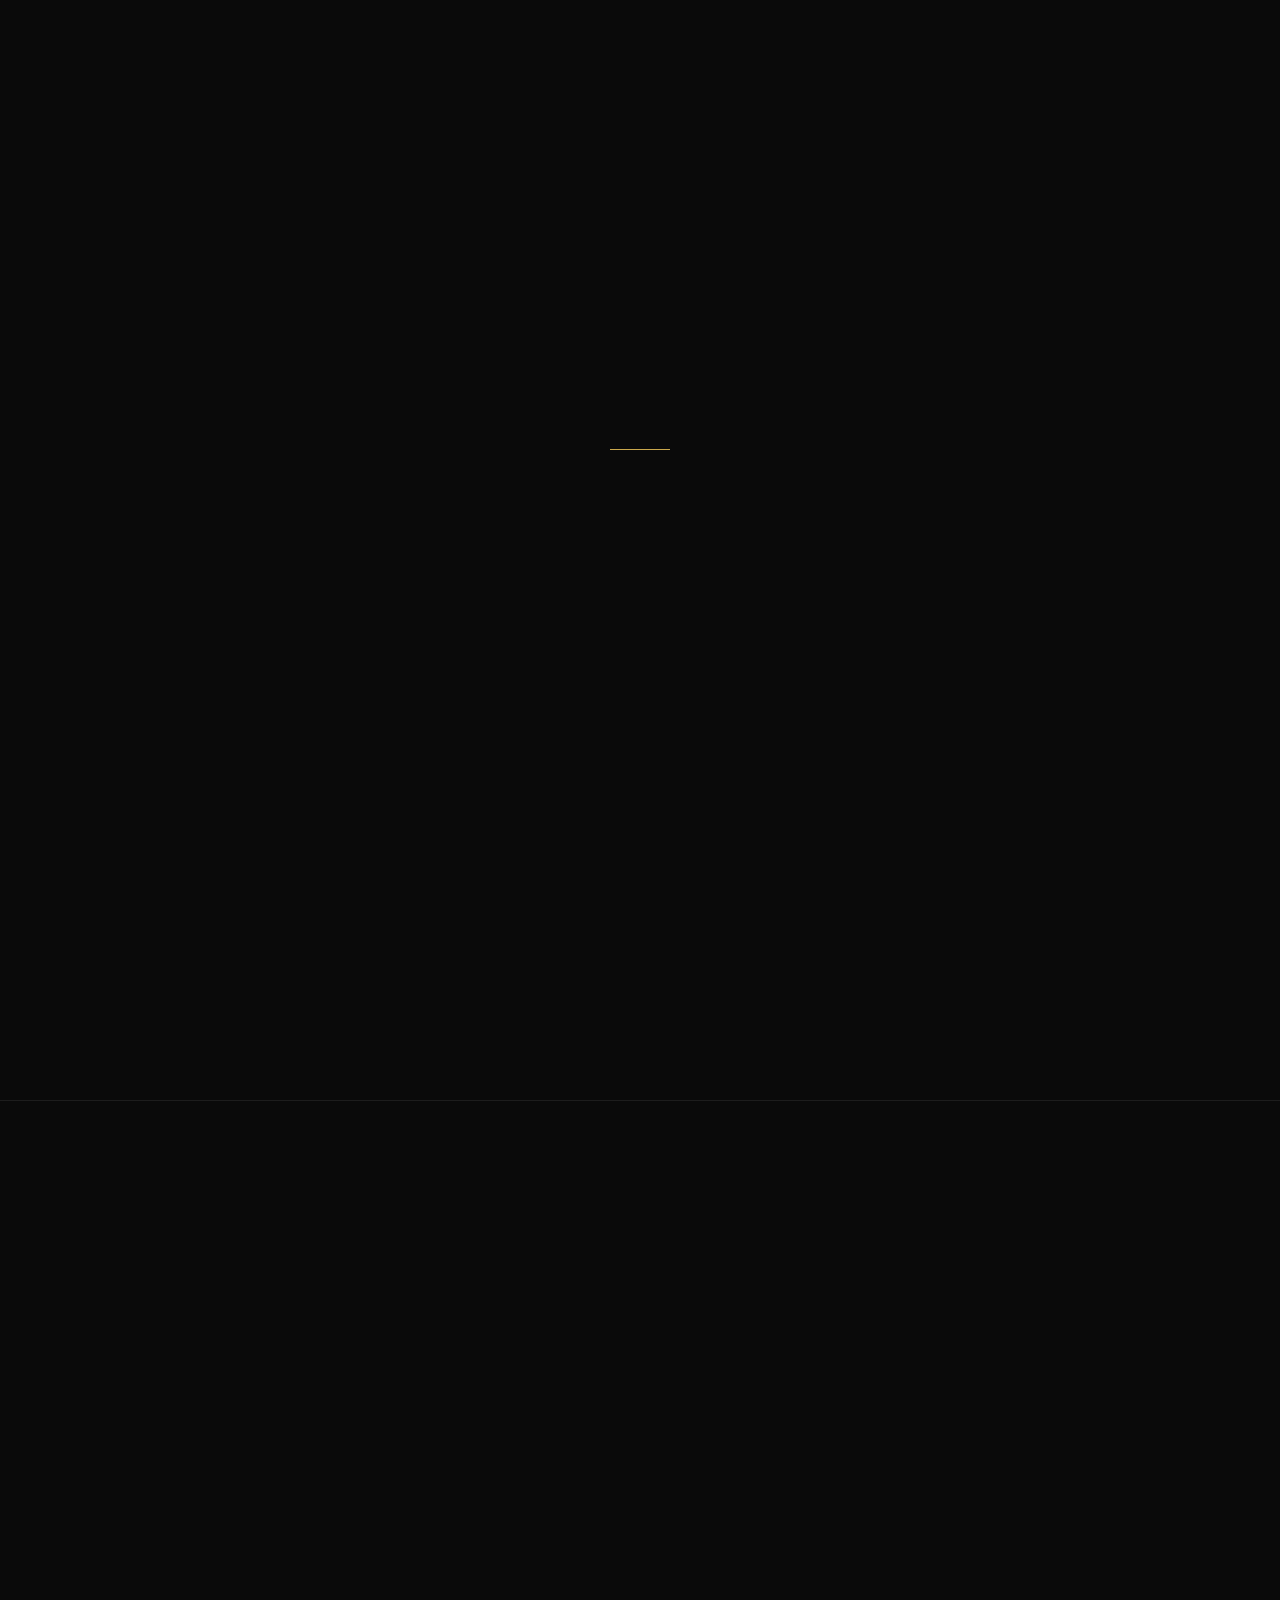
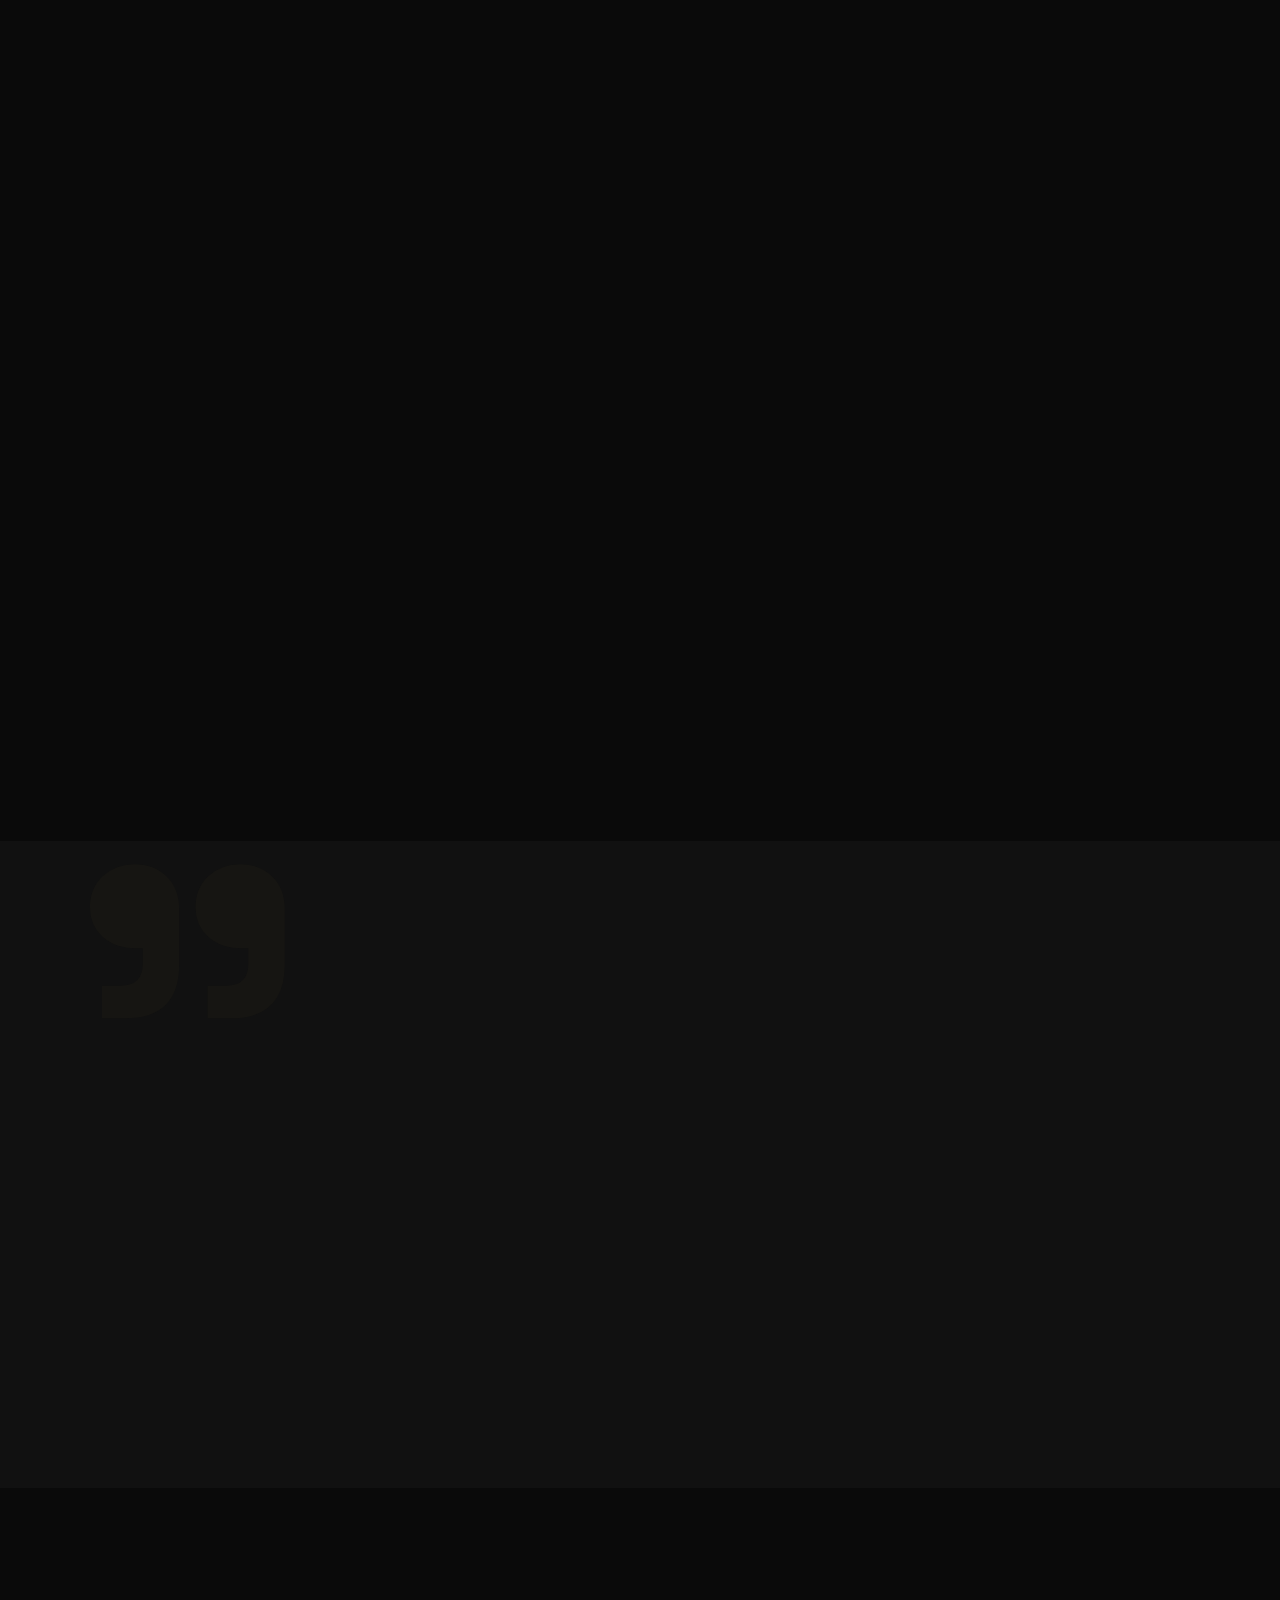
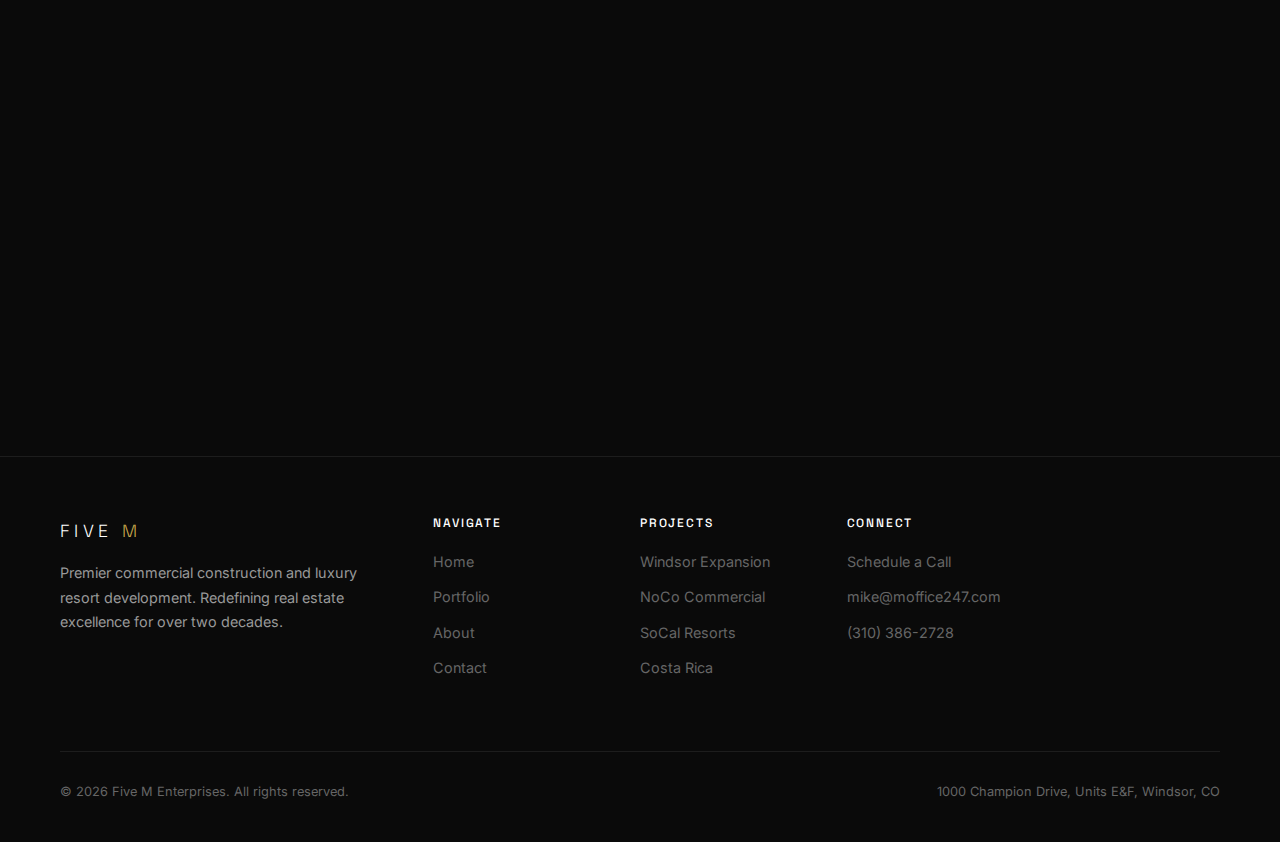
<file: index.html>
<!DOCTYPE html>
<html lang="en">
<head>
  <!-- Google tag (gtag.js) -->
  <script async src="https://www.googletagmanager.com/gtag/js?id=G-RZJB8C2LK7"></script>
  <script>
    window.dataLayer = window.dataLayer || [];
    function gtag(){dataLayer.push(arguments);}
    gtag('js', new Date());
    gtag('config', 'G-RZJB8C2LK7');
  </script>
  <meta charset="UTF-8">
  <meta name="viewport" content="width=device-width, initial-scale=1.0">
  <title>Five M Real Estate — Premier Commercial & Resort Development</title>
  <meta name="description" content="Five M Enterprises, led by Mike Belitz. Premier commercial construction and luxury resort real estate development. 20+ years of excellence.">
  
  <!-- Fonts -->
  <link rel="preconnect" href="https://fonts.googleapis.com">
  <link rel="preconnect" href="https://fonts.gstatic.com" crossorigin>
  <link href="https://fonts.googleapis.com/css2?family=Inter:wght@300;400;500;600&family=Space+Grotesk:wght@300;400;500;600;700&display=swap" rel="stylesheet">
  
  <!-- Styles -->
  <link rel="stylesheet" href="css/style.css">
  
  <!-- Favicon -->
  <link rel="icon" type="image/x-icon" href="favicon.ico">
  <link rel="icon" type="image/svg+xml" href="favicon.svg">
  <link rel="icon" type="image/png" sizes="32x32" href="favicon-32.png">
  <link rel="icon" type="image/png" sizes="16x16" href="favicon-16.png">
  <link rel="apple-touch-icon" sizes="180x180" href="apple-touch-icon.png">
  <link rel="canonical" href="https://fivemrealestate.com/">
  <meta property="og:title" content="Five M Real Estate — Premier Commercial & Resort Development">
  <meta property="og:description" content="Five M Enterprises: 20+ years of commercial construction and luxury resort development led by Mike Belitz.">
  <meta property="og:type" content="website">
  <meta property="og:url" content="https://fivemrealestate.com/">
  <meta property="og:image" content="https://fivemrealestate.com/assets/images/hero-home.jpg">
  <meta name="twitter:card" content="summary_large_image">
  <meta name="twitter:title" content="Five M Real Estate — Premier Commercial & Resort Development">
  <meta name="twitter:description" content="Five M Enterprises: 20+ years of commercial construction and luxury resort development led by Mike Belitz.">
  <meta name="twitter:image" content="https://fivemrealestate.com/assets/images/hero-home.jpg">
  <script type="application/ld+json">
  {
    "@context": "https://schema.org",
    "@type": "Organization",
    "name": "Five M Enterprises",
    "url": "https://fivemrealestate.com",
    "logo": "https://fivemrealestate.com/assets/logo.png",
    "description": "Premier commercial construction and luxury resort real estate development.",
    "founder": {"@type": "Person", "name": "Mike Belitz"},
    "address": {"@type": "PostalAddress", "addressLocality": "Denver", "addressRegion": "CO", "addressCountry": "US"},
    "sameAs": []
  }
  </script>
</head>
<body>

  <!-- Preloader -->
  <div class="preloader">
    <div class="preloader-logo">FIVE M</div>
    <div class="preloader-line"></div>
  </div>

  <!-- Film Grain Overlay -->
  <div class="grain"></div>

  <!-- Navigation -->
  <nav class="nav">
    <div class="nav-inner">
      <a href="index.html" class="nav-logo">
        <span class="nav-logo-text">FIVE <span>M</span></span>
      </a>
      <div class="nav-links">
        <a href="index.html" class="nav-link active">Home</a>
        <a href="portfolio.html" class="nav-link">Portfolio</a>
        <div class="nav-dropdown">
          <a href="current-projects.html" class="nav-link">Projects <svg class="nav-dropdown-arrow" viewBox="0 0 10 10" fill="none" stroke="currentColor" stroke-width="1.5"><path d="M2 4l3 3 3-3"/></svg></a>
          <div class="nav-dropdown-menu">
            <a href="current-projects.html">Current Projects</a>
            <a href="costa-rica.html">Costa Rica</a>
            <a href="colorado.html">Colorado</a>
          </div>
        </div>
        <div class="nav-dropdown">
          <a href="about.html" class="nav-link">About <svg class="nav-dropdown-arrow" viewBox="0 0 10 10" fill="none" stroke="currentColor" stroke-width="1.5"><path d="M2 4l3 3 3-3"/></svg></a>
          <div class="nav-dropdown-menu">
            <a href="about.html#story">Our Story</a>
            <a href="about.html#team">Team</a>
          </div>
        </div>
        <a href="investor-relations.html" class="nav-link">Investors</a>
        <a href="insights.html" class="nav-link">Insights</a>
        <a href="news.html" class="nav-link">News</a>
        <a href="contact.html" class="nav-cta">Schedule a Call</a>
      </div>
      <button class="nav-toggle" aria-label="Toggle menu">
        <span></span><span></span><span></span>
      </button>
    </div>
  </nav>

  <div class="nav-mobile">
    <a href="index.html" class="nav-link">Home</a>
    <a href="portfolio.html" class="nav-link">Portfolio</a>
    <a href="current-projects.html" class="nav-link">Projects</a>
    <a href="about.html" class="nav-link">About</a>
    <a href="investor-relations.html" class="nav-link">Investors</a>
    <a href="insights.html" class="nav-link">Insights</a>
    <a href="news.html" class="nav-link">News</a>
    <a href="partners.html" class="nav-link">Partners</a>
    <a href="gallery.html" class="nav-link">Gallery</a>
    <a href="faq.html" class="nav-link">FAQ</a>
    <a href="contact.html" class="nav-link">Contact</a>
    <a href="contact.html" class="btn btn-primary" style="margin-top: 16px;">Schedule a Call</a>
  </div>

  <!-- Hero -->
  <section class="hero">
    <div class="hero-bg">
      <img src="assets/images/hero-home.jpg" alt="Luxury development at twilight" loading="eager">
    </div>
    <div class="container">
      <div class="hero-content">
        <div class="hero-label">
          <span class="label">Commercial & Resort Development</span>
        </div>
        <h1>Building the<br>Future of <em>Luxury</em></h1>
        <p class="hero-subtitle">Premier real estate development firm creating iconic commercial properties, beachfront resorts, and community-shaping developments across North America.</p>
        <div class="hero-actions">
          <a href="portfolio.html" class="btn btn-primary">
            Explore Our Work
            <svg class="btn-icon" width="16" height="16" viewBox="0 0 24 24" fill="none" stroke="currentColor" stroke-width="2"><path d="M5 12h14M12 5l7 7-7 7"/></svg>
          </a>
          <a href="contact.html" class="btn btn-outline">
            Start a Conversation
          </a>
        </div>
      </div>
    </div>
    <div class="scroll-indicator">
      <span>Scroll</span>
      <div class="scroll-line"></div>
    </div>
  </section>

  <!-- Stats Bar -->
  <section class="stats-bar">
    <div class="container">
      <div class="stats-grid">
        <div class="stat-item">
          <div class="stat-number" data-count="20" data-suffix="+">0</div>
          <div class="stat-desc">Years of Excellence</div>
        </div>
        <div class="stat-item">
          <div class="stat-number" data-count="100" data-prefix="$" data-suffix="M+">0</div>
          <div class="stat-desc">Portfolio Value</div>
        </div>
        <div class="stat-item">
          <div class="stat-number" data-count="4" data-suffix="">0</div>
          <div class="stat-desc">Markets Served</div>
        </div>
        <div class="stat-item">
          <div class="stat-number" data-count="50" data-suffix="+">0</div>
          <div class="stat-desc">Projects Completed</div>
        </div>
      </div>
    </div>
  </section>

  <!-- Featured Projects -->
  <section class="featured-projects section">
    <div class="container">
      <div class="section-header reveal">
        <div class="section-header-left">
          <span class="label">Selected Work</span>
          <h2>Featured<br>Developments</h2>
        </div>
        <div class="section-header-right">
          <a href="portfolio.html" class="btn btn-outline">
            View All Projects
            <svg class="btn-icon" width="14" height="14" viewBox="0 0 24 24" fill="none" stroke="currentColor" stroke-width="2"><path d="M5 12h14M12 5l7 7-7 7"/></svg>
          </a>
        </div>
      </div>
      <div class="project-grid">
        <!-- Windsor -->
        <a href="portfolio.html#windsor" class="project-card reveal">
          <img src="assets/images/windsor-project.jpg" alt="Windsor City Expansion" class="project-card-img">
          <div class="project-card-overlay">
            <span class="project-card-label">Featured Project</span>
            <h3>Windsor City Expansion</h3>
            <p>Lead developer selected by the Town of Windsor for a transformative mixed-use development encompassing hotels, retail, dining, and residential.</p>
          </div>
          <div class="project-card-arrow">
            <svg viewBox="0 0 24 24" fill="none" stroke="currentColor" stroke-width="2"><path d="M7 17L17 7M17 7H7M17 7v10"/></svg>
          </div>
        </a>
        <!-- NoCo Commercial -->
        <a href="portfolio.html#noco" class="project-card reveal reveal-delay-1">
          <img src="assets/images/colorado-commercial.jpg" alt="Northern Colorado Commercial" class="project-card-img">
          <div class="project-card-overlay">
            <span class="project-card-label">$100M+ Portfolio</span>
            <h3>Northern Colorado Commercial</h3>
            <p>An extensive portfolio of commercial properties developed and managed since 2012.</p>
          </div>
          <div class="project-card-arrow">
            <svg viewBox="0 0 24 24" fill="none" stroke="currentColor" stroke-width="2"><path d="M7 17L17 7M17 7H7M17 7v10"/></svg>
          </div>
        </a>
        <!-- SoCal Beachfront -->
        <a href="portfolio.html#socal" class="project-card reveal reveal-delay-2">
          <img src="assets/images/socal-beachfront.jpg" alt="Southern California Beachfront" class="project-card-img">
          <div class="project-card-overlay">
            <span class="project-card-label">Since 1999</span>
            <h3>SoCal Beachfront Resorts</h3>
            <p>Bespoke beachfront luxury properties that set the standard for coastal living.</p>
          </div>
          <div class="project-card-arrow">
            <svg viewBox="0 0 24 24" fill="none" stroke="currentColor" stroke-width="2"><path d="M7 17L17 7M17 7H7M17 7v10"/></svg>
          </div>
        </a>
      </div>
    </div>
  </section>

  <!-- Testimonial -->
  <section class="testimonial-section">
    <div class="container">
      <div class="testimonial-inner reveal">
        <span class="label" style="margin-bottom: 32px; display: block;">Client Testimonial</span>
        <p class="testimonial-text">"Working with Five M was a remarkable experience. Their expertise in real estate development is unmatched, and the custom beachfront home they built exceeded all expectations. The craftsmanship and attention to detail were impeccable — a stunning piece of architecture we're proud to call home."</p>
        <div class="testimonial-author">— Private Residence Client, Southern California</div>
      </div>
    </div>
  </section>

  <!-- CTA -->
  <section class="cta-section section">
    <div class="container">
      <div class="cta-inner reveal">
        <span class="label">Start Your Project</span>
        <h2>Let's Build Something<br>Extraordinary</h2>
        <p>Whether you're envisioning a luxury resort, a commercial development, or a community-shaping project, we bring decades of expertise to the table.</p>
        <a href="contact.html" class="btn btn-primary">
          Schedule a Consultation
          <svg class="btn-icon" width="16" height="16" viewBox="0 0 24 24" fill="none" stroke="currentColor" stroke-width="2"><path d="M5 12h14M12 5l7 7-7 7"/></svg>
        </a>
      </div>
    </div>
  </section>

  <!-- Footer -->
  <footer class="footer">
    <div class="container">
      <div class="footer-grid-expanded">
        <div class="footer-brand">
          <span class="nav-logo-text" style="font-size: 1.1rem;">FIVE <span style="color: var(--color-accent);">M</span></span>
          <p>Premier commercial construction and luxury resort development. Redefining real estate excellence for over two decades.</p>
        </div>
        <div>
          <h4 class="footer-heading">Navigate</h4>
          <a href="index.html" class="footer-link">Home</a>
          <a href="portfolio.html" class="footer-link">Portfolio</a>
          <a href="about.html" class="footer-link">About</a>
          <a href="contact.html" class="footer-link">Contact</a>
        </div>
        <div>
          <h4 class="footer-heading">Projects</h4>
          <a href="portfolio.html#windsor" class="footer-link">Windsor Expansion</a>
          <a href="portfolio.html#noco" class="footer-link">NoCo Commercial</a>
          <a href="portfolio.html#socal" class="footer-link">SoCal Resorts</a>
          <a href="portfolio.html#costarica" class="footer-link">Costa Rica</a>
        </div>
        <div>
          <h4 class="footer-heading">Connect</h4>
          <a href="contact.html" class="footer-link">Schedule a Call</a>
          <a href="mailto:mike@moffice247.com" class="footer-link">mike@moffice247.com</a>
          <a href="tel:+1-310-386-2728" class="footer-link">(310) 386-2728</a>
        </div>
      </div>
      <div class="footer-bottom">
        <span>&copy; 2026 Five M Enterprises. All rights reserved.</span>
        <span>1000 Champion Drive, Units E&F, Windsor, CO</span>
      </div>
    </div>
  </footer>

  <script src="js/main.js"></script>
</body>
</html>
</file>
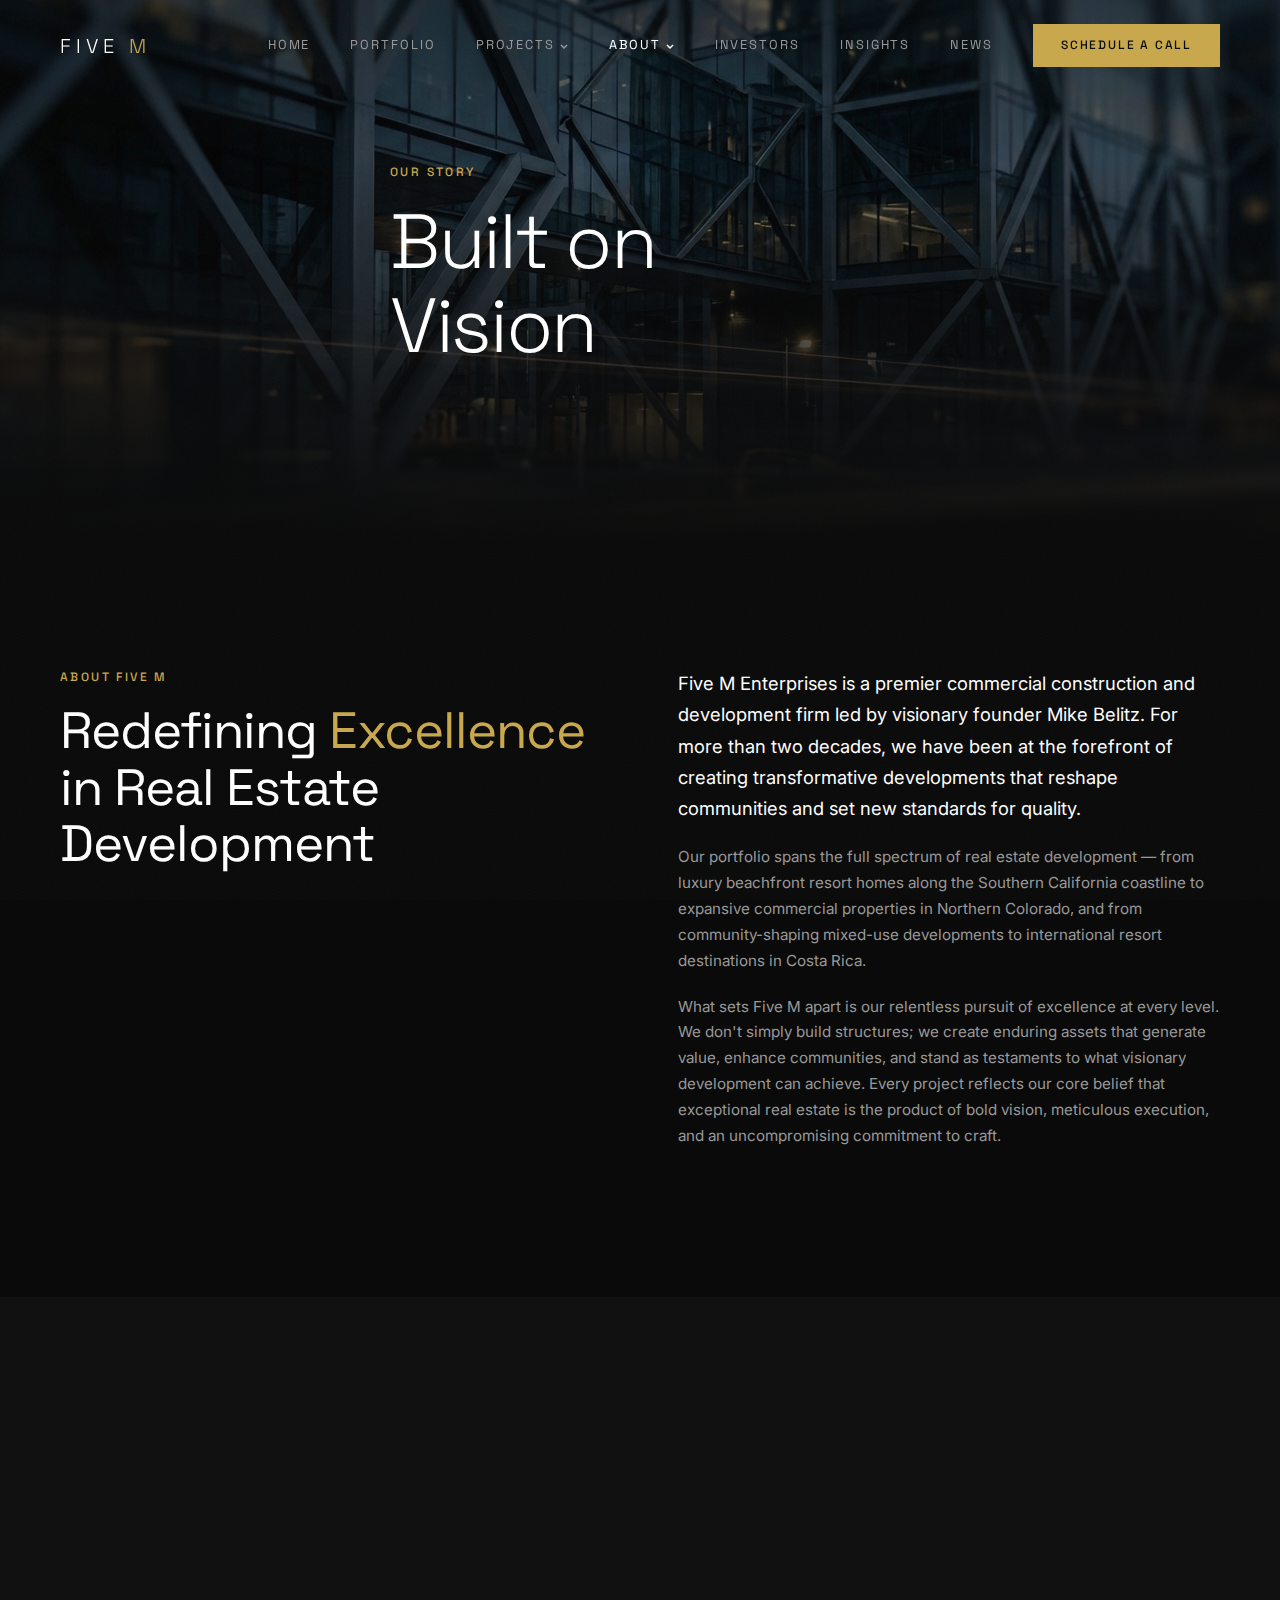
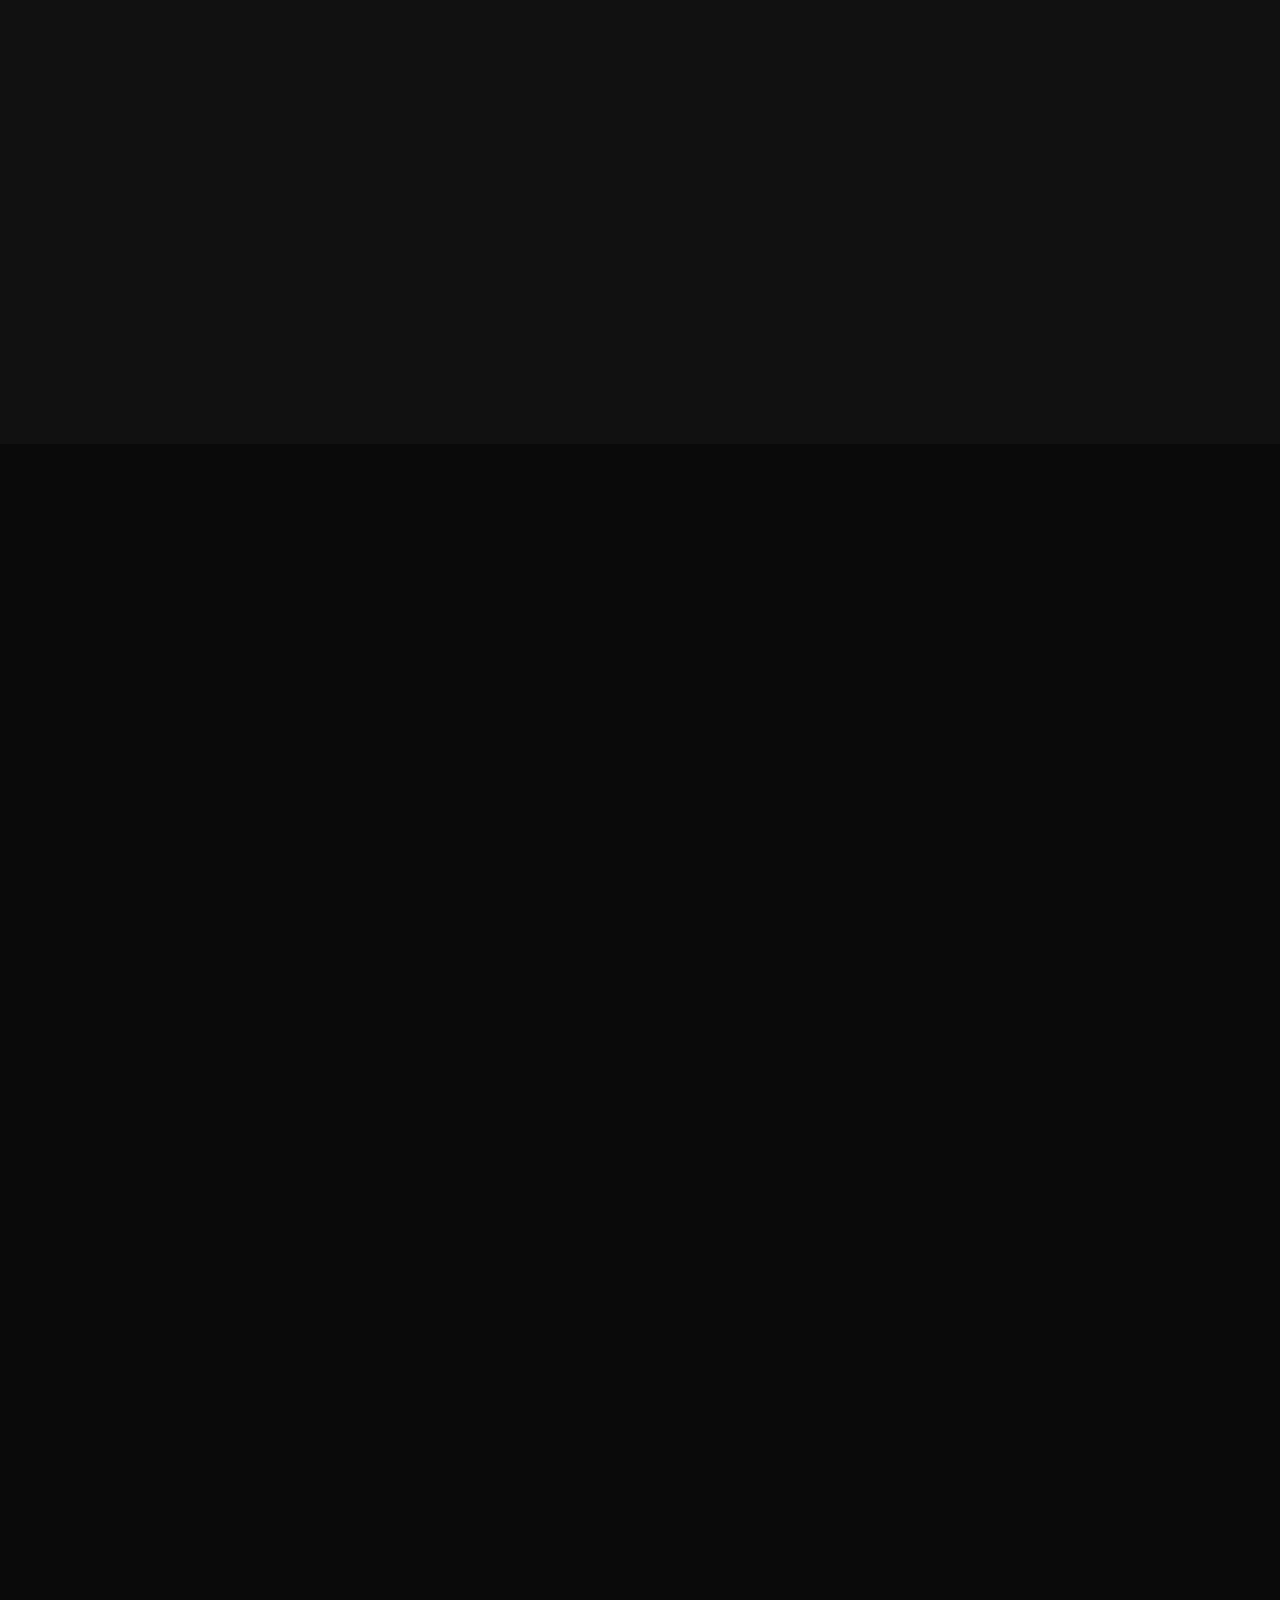
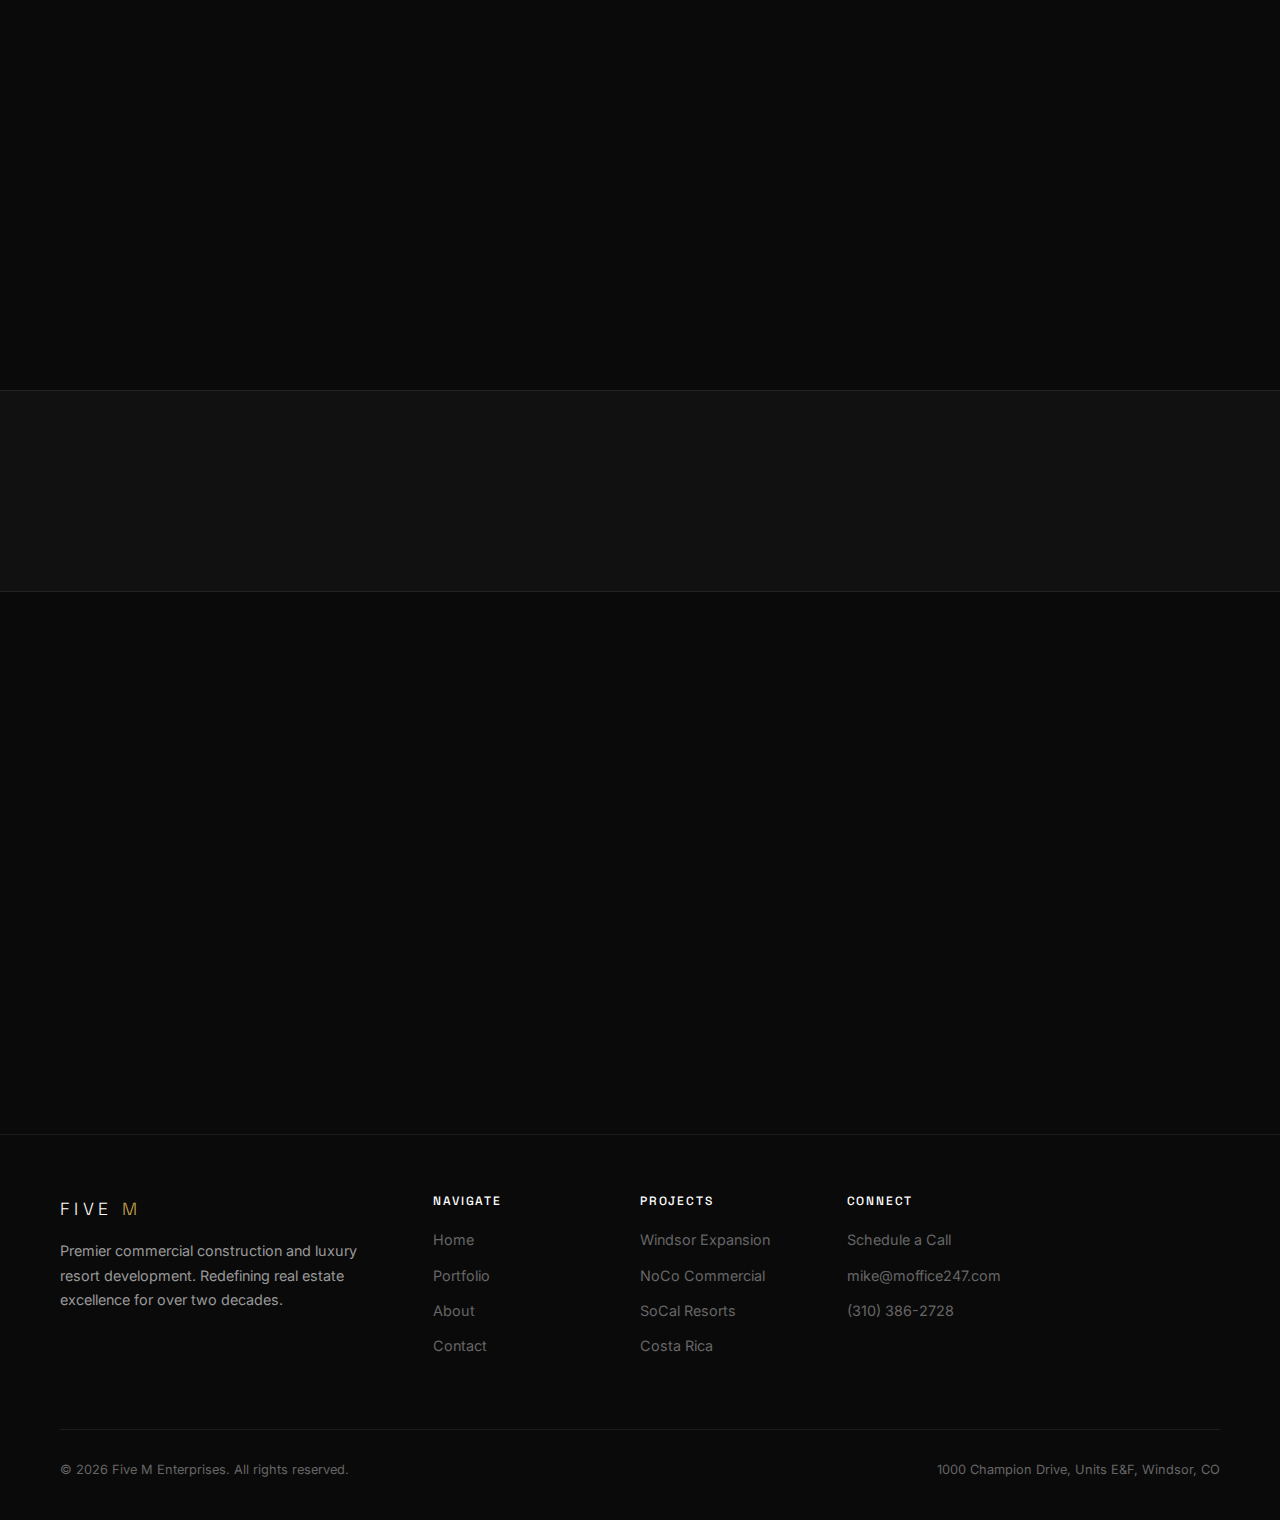
<file: about.html>
<!DOCTYPE html>
<html lang="en">
<head>
  <!-- Google tag (gtag.js) -->
  <script async src="https://www.googletagmanager.com/gtag/js?id=G-RZJB8C2LK7"></script>
  <script>
    window.dataLayer = window.dataLayer || [];
    function gtag(){dataLayer.push(arguments);}
    gtag('js', new Date());
    gtag('config', 'G-RZJB8C2LK7');
  </script>
  <meta charset="UTF-8">
  <meta name="viewport" content="width=device-width, initial-scale=1.0">
  <title>About Us — Five M Real Estate | Our Story & Team</title>
  <meta name="description" content="Learn about Five M Enterprises — two decades of visionary real estate development led by Mike Belitz.">
  
  <link rel="preconnect" href="https://fonts.googleapis.com">
  <link rel="preconnect" href="https://fonts.gstatic.com" crossorigin>
  <link href="https://fonts.googleapis.com/css2?family=Inter:wght@300;400;500;600&family=Space+Grotesk:wght@300;400;500;600;700&display=swap" rel="stylesheet">
  <link rel="stylesheet" href="css/style.css">
  <link rel="icon" type="image/x-icon" href="favicon.ico">
  <link rel="icon" type="image/svg+xml" href="favicon.svg">
  <link rel="icon" type="image/png" sizes="32x32" href="favicon-32.png">
  <link rel="icon" type="image/png" sizes="16x16" href="favicon-16.png">
  <link rel="apple-touch-icon" sizes="180x180" href="apple-touch-icon.png">
  <link rel="canonical" href="https://fivemrealestate.com/about.html">
  <meta property="og:title" content="About Five M Real Estate — Our Story & Team">
  <meta property="og:description" content="Two decades of visionary real estate development led by Mike Belitz. Learn about Five M Enterprises.">
  <meta property="og:type" content="website">
  <meta property="og:url" content="https://fivemrealestate.com/about.html">
  <meta property="og:image" content="https://fivemrealestate.com/assets/images/hero-home.jpg">
  <meta name="twitter:card" content="summary_large_image">
  <meta name="twitter:title" content="About Five M Real Estate — Our Story & Team">
  <meta name="twitter:description" content="Two decades of visionary real estate development led by Mike Belitz. Learn about Five M Enterprises.">
  <meta name="twitter:image" content="https://fivemrealestate.com/assets/images/hero-home.jpg">
  <script type="application/ld+json">
  {
    "@context": "https://schema.org",
    "@type": "WebPage",
    "name": "About Five M Real Estate — Our Story & Team",
    "description": "Two decades of visionary real estate development led by Mike Belitz. Learn about Five M Enterprises.",
    "url": "https://fivemrealestate.com/about.html",
    "publisher": {"@type": "Organization", "name": "Five M Enterprises", "url": "https://fivemrealestate.com"}
  }
  </script>
</head>
<body>

  <div class="grain"></div>

  <!-- Navigation -->
  <nav class="nav">
    <div class="nav-inner">
      <a href="index.html" class="nav-logo">
        <span class="nav-logo-text">FIVE <span>M</span></span>
      </a>
      <div class="nav-links">
        <a href="index.html" class="nav-link">Home</a>
        <a href="portfolio.html" class="nav-link">Portfolio</a>
        <div class="nav-dropdown">
          <a href="current-projects.html" class="nav-link">Projects <svg class="nav-dropdown-arrow" viewBox="0 0 10 10" fill="none" stroke="currentColor" stroke-width="1.5"><path d="M2 4l3 3 3-3"/></svg></a>
          <div class="nav-dropdown-menu">
            <a href="current-projects.html">Current Projects</a>
            <a href="costa-rica.html">Costa Rica</a>
            <a href="colorado.html">Colorado</a>
          </div>
        </div>
        <div class="nav-dropdown">
          <a href="about.html" class="nav-link active">About <svg class="nav-dropdown-arrow" viewBox="0 0 10 10" fill="none" stroke="currentColor" stroke-width="1.5"><path d="M2 4l3 3 3-3"/></svg></a>
          <div class="nav-dropdown-menu">
            <a href="about.html#story">Our Story</a>
            <a href="about.html#team">Team</a>
          </div>
        </div>
        <a href="investor-relations.html" class="nav-link">Investors</a>
        <a href="insights.html" class="nav-link">Insights</a>
        <a href="news.html" class="nav-link">News</a>
        <a href="contact.html" class="nav-cta">Schedule a Call</a>
      </div>
      <button class="nav-toggle" aria-label="Toggle menu">
        <span></span><span></span><span></span>
      </button>
    </div>
  </nav>

  <div class="nav-mobile">
    <a href="index.html" class="nav-link">Home</a>
    <a href="portfolio.html" class="nav-link">Portfolio</a>
    <a href="current-projects.html" class="nav-link">Projects</a>
    <a href="about.html" class="nav-link">About</a>
    <a href="investor-relations.html" class="nav-link">Investors</a>
    <a href="insights.html" class="nav-link">Insights</a>
    <a href="news.html" class="nav-link">News</a>
    <a href="partners.html" class="nav-link">Partners</a>
    <a href="gallery.html" class="nav-link">Gallery</a>
    <a href="faq.html" class="nav-link">FAQ</a>
    <a href="contact.html" class="nav-link">Contact</a>
    <a href="contact.html" class="btn btn-primary" style="margin-top: 16px;">Schedule a Call</a>
  </div>

  <!-- Page Hero -->
  <section class="page-hero">
    <div class="hero-bg">
      <img src="assets/images/about-bg.jpg" alt="Modern architecture" loading="eager">
    </div>
    <div class="container">
      <div class="page-hero-content">
        <span class="label">Our Story</span>
        <h1>Built on<br>Vision</h1>
        <p class="hero-subtitle" style="margin-top: 16px; max-width: 500px;">Two decades of transforming landscapes and building communities with unwavering commitment to excellence.</p>
      </div>
    </div>
  </section>

  <!-- About Story -->
  <section class="about-story">
    <div class="container">
      <div class="about-story-grid">
        <div class="about-story-left reveal">
          <span class="label">About Five M</span>
          <h2>Redefining <em>Excellence</em> in Real Estate Development</h2>
        </div>
        <div class="about-story-right reveal reveal-delay-1">
          <p>Five M Enterprises is a premier commercial construction and development firm led by visionary founder Mike Belitz. For more than two decades, we have been at the forefront of creating transformative developments that reshape communities and set new standards for quality.</p>
          <p>Our portfolio spans the full spectrum of real estate development — from luxury beachfront resort homes along the Southern California coastline to expansive commercial properties in Northern Colorado, and from community-shaping mixed-use developments to international resort destinations in Costa Rica.</p>
          <p>What sets Five M apart is our relentless pursuit of excellence at every level. We don't simply build structures; we create enduring assets that generate value, enhance communities, and stand as testaments to what visionary development can achieve. Every project reflects our core belief that exceptional real estate is the product of bold vision, meticulous execution, and an uncompromising commitment to craft.</p>
        </div>
      </div>
    </div>
  </section>

  <!-- Mission -->
  <section class="mission-section">
    <div class="container">
      <div style="text-align: center; margin-bottom: 60px;" class="reveal">
        <span class="label" style="display: block; margin-bottom: 16px;">Our Principles</span>
        <h2>What Drives Us</h2>
      </div>
      <div class="mission-grid">
        <div class="mission-card reveal">
          <div class="mission-icon">
            <svg viewBox="0 0 48 48" fill="none" stroke="currentColor" stroke-width="1.5">
              <rect x="4" y="14" width="40" height="30" rx="2"/>
              <path d="M4 14l20 16 20-16"/>
              <path d="M14 4h20M24 4v10"/>
            </svg>
          </div>
          <h3>Visionary Design</h3>
          <p>Every development begins with a bold architectural vision. We push boundaries to create spaces that inspire, function beautifully, and stand the test of time.</p>
        </div>
        <div class="mission-card reveal reveal-delay-1">
          <div class="mission-icon">
            <svg viewBox="0 0 48 48" fill="none" stroke="currentColor" stroke-width="1.5">
              <circle cx="24" cy="24" r="20"/>
              <path d="M24 4v20l14 14"/>
              <path d="M12 12l12 12"/>
            </svg>
          </div>
          <h3>Meticulous Execution</h3>
          <p>Precision defines our process. From site selection to final finish, we maintain exacting standards that ensure every detail meets our uncompromising benchmarks.</p>
        </div>
        <div class="mission-card reveal reveal-delay-2">
          <div class="mission-icon">
            <svg viewBox="0 0 48 48" fill="none" stroke="currentColor" stroke-width="1.5">
              <path d="M24 4L4 16v16l20 12 20-12V16z"/>
              <path d="M4 16l20 12 20-12"/>
              <path d="M24 28v16"/>
            </svg>
          </div>
          <h3>Community Impact</h3>
          <p>We build more than properties — we build communities. Our developments are designed to enhance the social and economic fabric of the regions we serve.</p>
        </div>
      </div>
    </div>
  </section>

  <!-- Team -->
  <section class="team-section section">
    <div class="container">
      <div style="text-align: center;" class="reveal">
        <span class="label" style="display: block; margin-bottom: 16px;">Leadership</span>
        <h2>Executive Team</h2>
      </div>
      <div class="team-grid team-grid-5">
        <div class="team-card reveal" style="grid-column: 1 / -1; max-width: 480px; margin: 0 auto 40px;">
          <div class="team-avatar">MB</div>
          <h3>Mike Belitz</h3>
          <div class="team-role">Founder &amp; CEO</div>
          <p class="team-bio">Mike Belitz founded Five M Enterprises with a singular vision: to create real estate developments that redefine expectations. With over two decades of experience spanning luxury residential, commercial construction, and international resort development, Mike has built a portfolio exceeding $560M in total developed value across Colorado, Southern California, and Costa Rica. His hands-on leadership and dealmaking expertise drive every project from concept to completion.</p>
          <a href="https://www.linkedin.com/in/mike-belitz" target="_blank" rel="noopener noreferrer" style="display: inline-flex; align-items: center; gap: 8px; margin-top: 12px; color: var(--color-accent); text-decoration: none; font-size: 0.9rem;">
            <svg width="16" height="16" viewBox="0 0 24 24" fill="currentColor"><path d="M20.447 20.452h-3.554v-5.569c0-1.328-.027-3.037-1.852-3.037-1.853 0-2.136 1.445-2.136 2.939v5.667H9.351V9h3.414v1.561h.046c.477-.9 1.637-1.85 3.37-1.85 3.601 0 4.267 2.37 4.267 5.455v6.286zM5.337 7.433c-1.144 0-2.063-.926-2.063-2.065 0-1.138.92-2.063 2.063-2.063 1.14 0 2.064.925 2.064 2.063 0 1.139-.925 2.065-2.064 2.065zm1.782 13.019H3.555V9h3.564v11.452zM22.225 0H1.771C.792 0 0 .774 0 1.729v20.542C0 23.227.792 24 1.771 24h20.451C23.2 24 24 23.227 24 22.271V1.729C24 .774 23.2 0 22.222 0h.003z"/></svg>
            LinkedIn
          </a>
        </div>
        <div class="team-card reveal">
          <div class="team-avatar">SM</div>
          <h3>Sophia Martinez</h3>
          <div class="team-role">Chief Design Officer</div>
          <p class="team-bio">A visionary creative leader, Sophia brings an exceptional fusion of architectural artistry and strategic precision to every Five M development. Her design philosophy ensures each project achieves the perfect balance of aesthetic beauty and functional excellence.</p>
        </div>
        <div class="team-card reveal reveal-delay-1">
          <div class="team-avatar">EJ</div>
          <h3>Emma Johnson</h3>
          <div class="team-role">Director of Operations</div>
          <p class="team-bio">Emma orchestrates the seamless execution of Five M's development pipeline, from initial permitting through final delivery. Her operational expertise and meticulous project coordination ensure every development is delivered on time, on budget, and to the highest standards.</p>
        </div>
        <div class="team-card reveal reveal-delay-2">
          <div class="team-avatar">JA</div>
          <h3>James Anderson</h3>
          <div class="team-role">Head of Commercial Development</div>
          <p class="team-bio">With deep expertise in commercial real estate markets, James drives the acquisition, development, and management of Five M's expanding commercial portfolio. His strategic insight and market acumen have been instrumental in building a portfolio exceeding $100M in value.</p>
        </div>
        <div class="team-card reveal reveal-delay-3">
          <div class="team-avatar">LM</div>
          <h3>Lisa Maguire</h3>
          <div class="team-role">Director of Finance</div>
          <p class="team-bio">Lisa oversees Five M's financial strategy, capital markets activity, and portfolio management. With over 15 years of experience in real estate finance, she brings expertise in structuring complex multi-source capital stacks for large-scale developments across all of Five M's markets.</p>
        </div>
        <div class="team-card reveal reveal-delay-4">
          <div class="team-avatar">DR</div>
          <h3>Dave Rice</h3>
          <div class="team-role">Chief Technology Officer</div>
          <p class="team-bio">Dave leads Five M's technology strategy, from advanced project management systems and AI-driven market analytics to digital tools enhancing the investor and client experience. His proptech expertise ensures Five M operates at the cutting edge of modern real estate development.</p>
          <a href="https://www.linkedin.com/in/davericemusic" target="_blank" rel="noopener noreferrer" style="display: inline-flex; align-items: center; gap: 8px; margin-top: 12px; color: var(--color-accent); text-decoration: none; font-size: 0.9rem;">
            <svg width="16" height="16" viewBox="0 0 24 24" fill="currentColor"><path d="M20.447 20.452h-3.554v-5.569c0-1.328-.027-3.037-1.852-3.037-1.853 0-2.136 1.445-2.136 2.939v5.667H9.351V9h3.414v1.561h.046c.477-.9 1.637-1.85 3.37-1.85 3.601 0 4.267 2.37 4.267 5.455v6.286zM5.337 7.433c-1.144 0-2.063-.926-2.063-2.065 0-1.138.92-2.063 2.063-2.063 1.14 0 2.064.925 2.064 2.063 0 1.139-.925 2.065-2.064 2.065zm1.782 13.019H3.555V9h3.564v11.452zM22.225 0H1.771C.792 0 0 .774 0 1.729v20.542C0 23.227.792 24 1.771 24h20.451C23.2 24 24 23.227 24 22.271V1.729C24 .774 23.2 0 22.222 0h.003z"/></svg>
            LinkedIn
          </a>
        </div>
      </div>
    </div>
  </section>

  <!-- Stats -->
  <section class="stats-bar" style="border-top: 1px solid var(--color-border); background: var(--color-bg-alt);">
    <div class="container">
      <div class="stats-grid">
        <div class="stat-item">
          <div class="stat-number" data-count="20" data-suffix="+">0</div>
          <div class="stat-desc">Years in Business</div>
        </div>
        <div class="stat-item">
          <div class="stat-number" data-count="100" data-prefix="$" data-suffix="M+">0</div>
          <div class="stat-desc">Assets Managed</div>
        </div>
        <div class="stat-item">
          <div class="stat-number" data-count="3" data-suffix="">0</div>
          <div class="stat-desc">Countries</div>
        </div>
        <div class="stat-item">
          <div class="stat-number" data-count="50" data-suffix="+">0</div>
          <div class="stat-desc">Projects Delivered</div>
        </div>
      </div>
    </div>
  </section>

  <!-- CTA -->
  <section class="cta-section section">
    <div class="container">
      <div class="cta-inner reveal">
        <span class="label">Join Our Story</span>
        <h2>Partner With<br>Five M</h2>
        <p>Whether you're looking to develop, invest, or build — we'd love to hear from you.</p>
        <a href="contact.html" class="btn btn-primary">
          Get in Touch
          <svg class="btn-icon" width="16" height="16" viewBox="0 0 24 24" fill="none" stroke="currentColor" stroke-width="2"><path d="M5 12h14M12 5l7 7-7 7"/></svg>
        </a>
      </div>
    </div>
  </section>

  <!-- Footer -->
  <footer class="footer">
    <div class="container">
      <div class="footer-grid-expanded">
        <div class="footer-brand">
          <span class="nav-logo-text" style="font-size: 1.1rem;">FIVE <span style="color: var(--color-accent);">M</span></span>
          <p>Premier commercial construction and luxury resort development. Redefining real estate excellence for over two decades.</p>
        </div>
        <div>
          <h4 class="footer-heading">Navigate</h4>
          <a href="index.html" class="footer-link">Home</a>
          <a href="portfolio.html" class="footer-link">Portfolio</a>
          <a href="about.html" class="footer-link">About</a>
          <a href="contact.html" class="footer-link">Contact</a>
        </div>
        <div>
          <h4 class="footer-heading">Projects</h4>
          <a href="portfolio.html#windsor" class="footer-link">Windsor Expansion</a>
          <a href="portfolio.html#noco" class="footer-link">NoCo Commercial</a>
          <a href="portfolio.html#socal" class="footer-link">SoCal Resorts</a>
          <a href="portfolio.html#costarica" class="footer-link">Costa Rica</a>
        </div>
        <div>
          <h4 class="footer-heading">Connect</h4>
          <a href="contact.html" class="footer-link">Schedule a Call</a>
          <a href="mailto:mike@moffice247.com" class="footer-link">mike@moffice247.com</a>
          <a href="tel:+1-310-386-2728" class="footer-link">(310) 386-2728</a>
        </div>
      </div>
      <div class="footer-bottom">
        <span>&copy; 2026 Five M Enterprises. All rights reserved.</span>
        <span>1000 Champion Drive, Units E&F, Windsor, CO</span>
      </div>
    </div>
  </footer>

  <script src="js/main.js"></script>
</body>
</html>
</file>
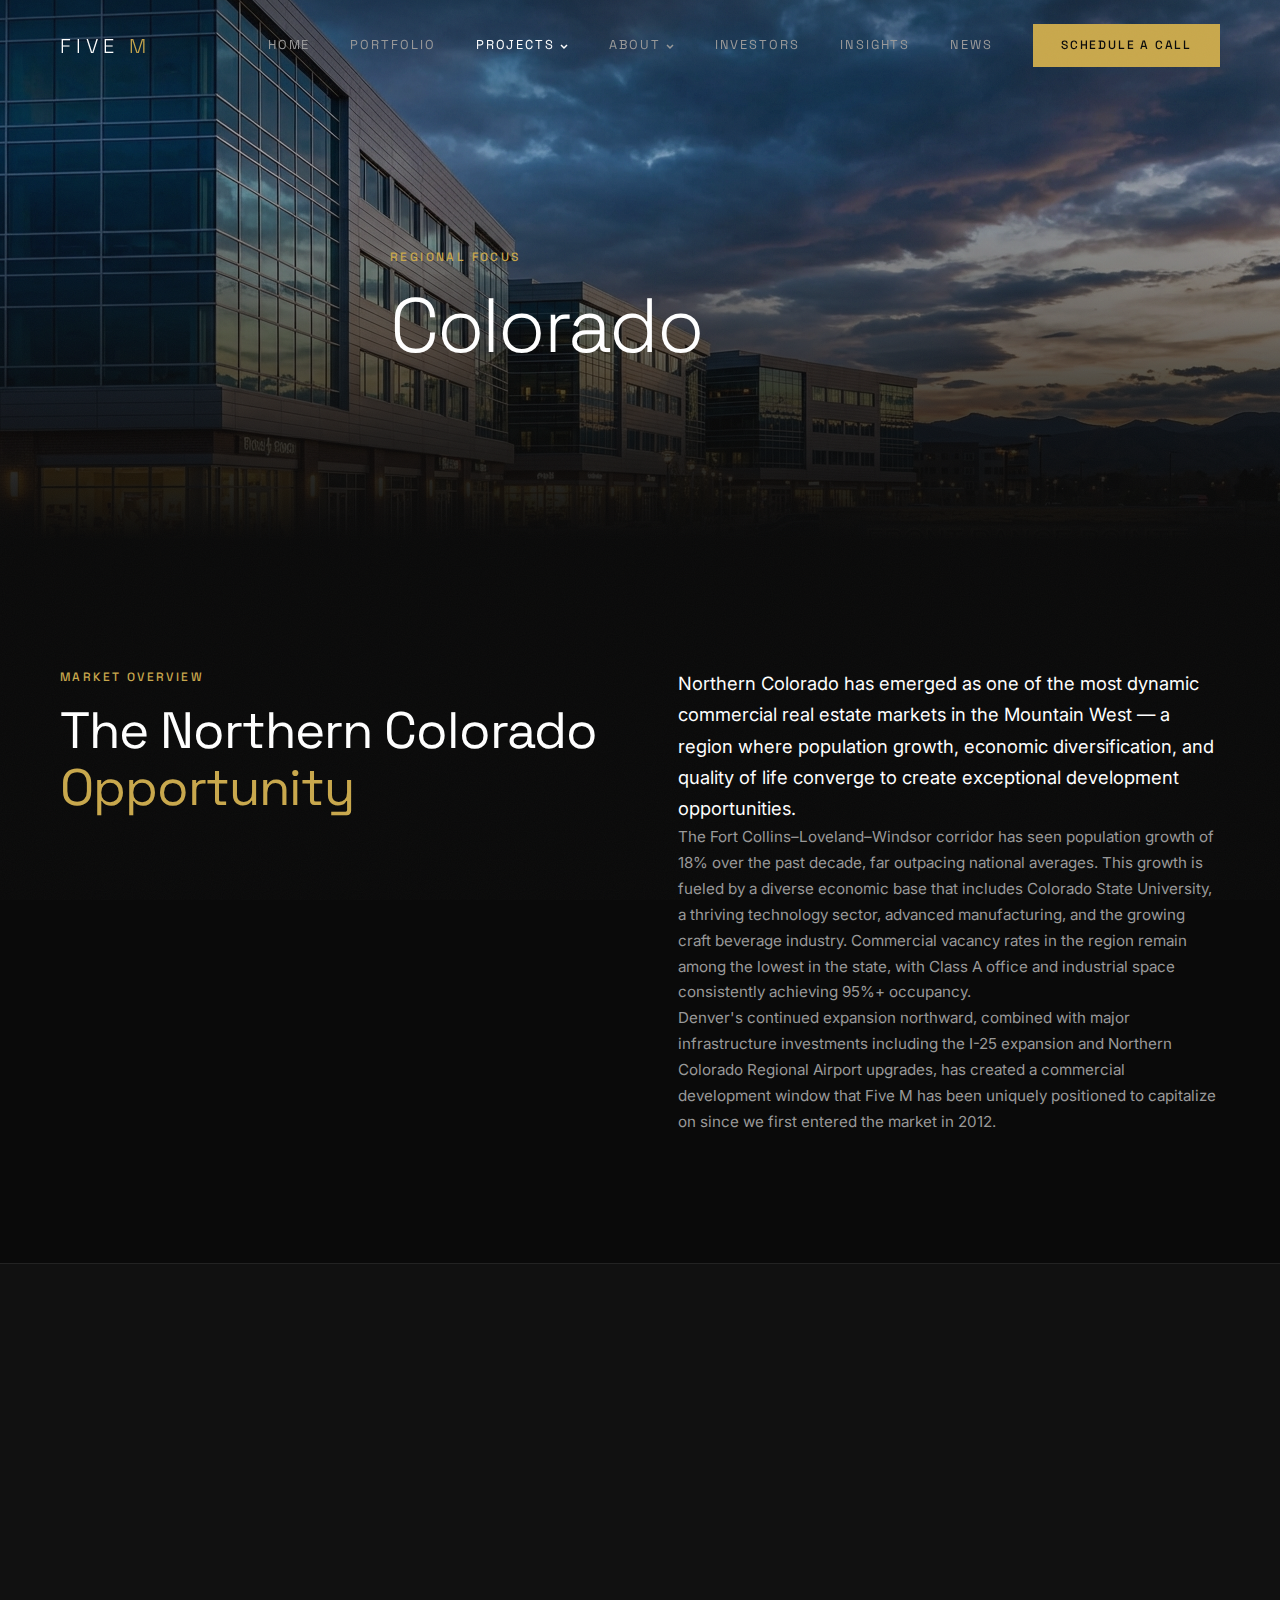
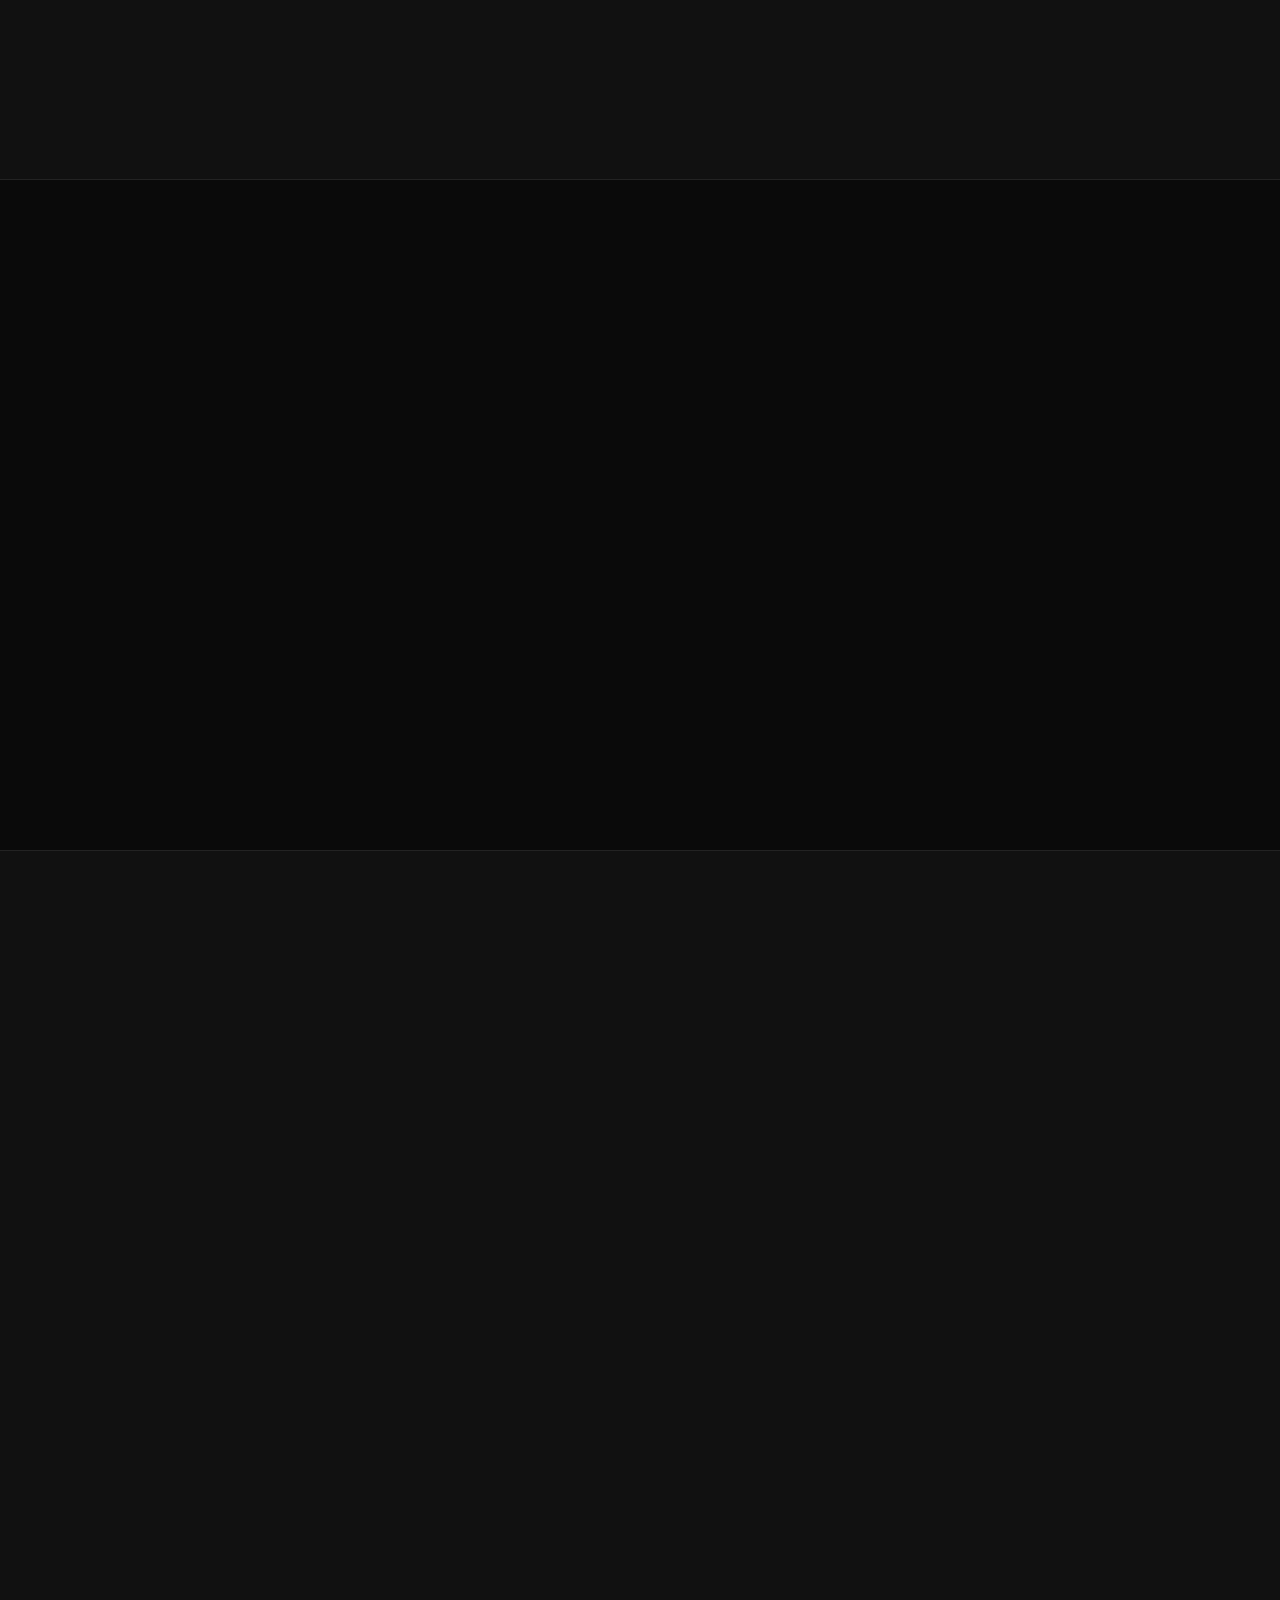
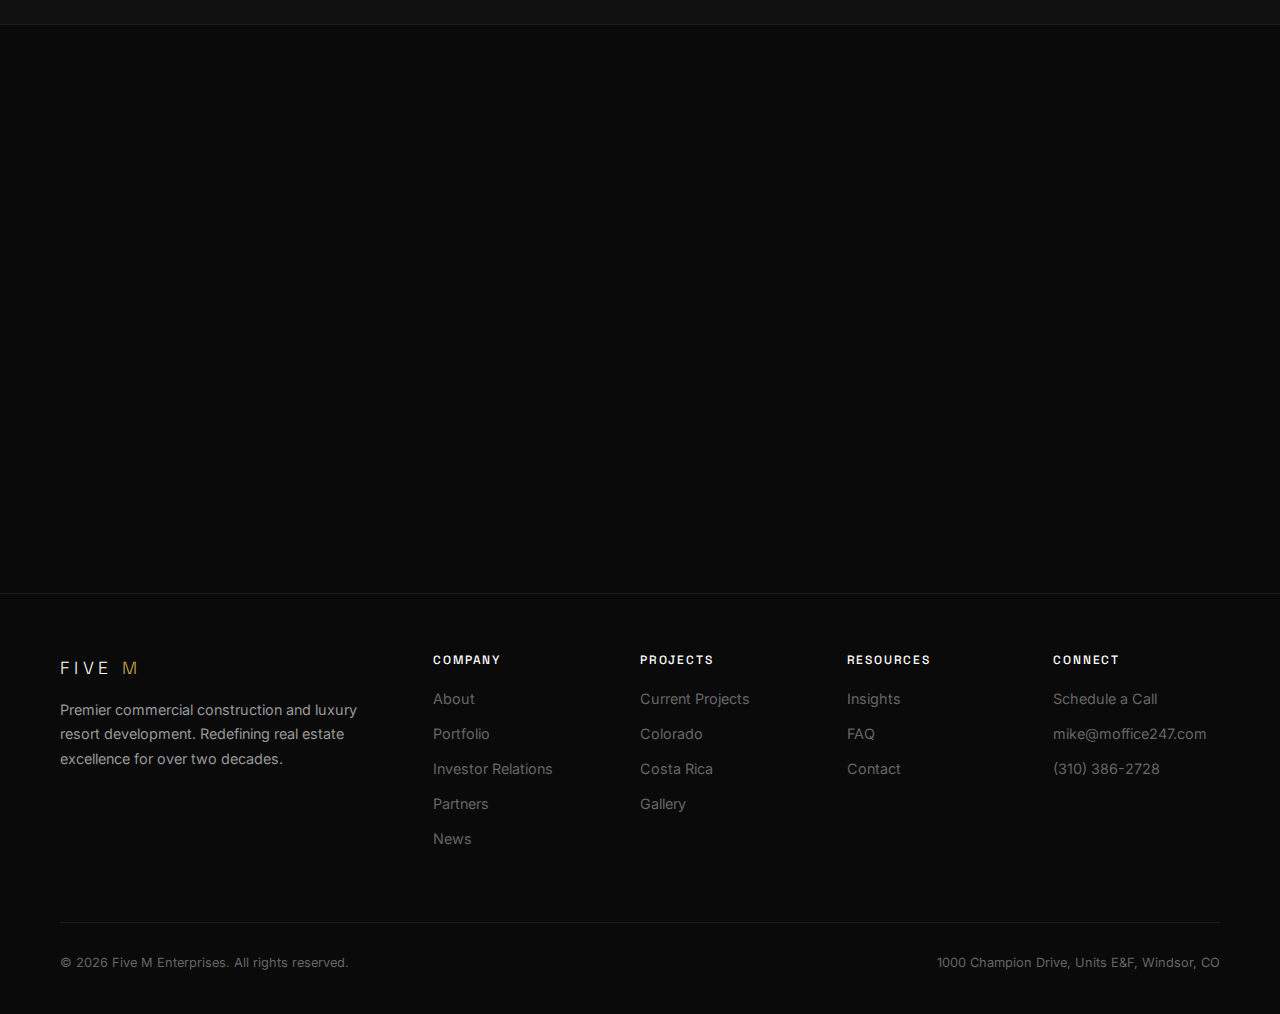
<file: colorado.html>
<!DOCTYPE html>
<html lang="en">
<head>
  <!-- Google tag (gtag.js) -->
  <script async src="https://www.googletagmanager.com/gtag/js?id=G-RZJB8C2LK7"></script>
  <script>
    window.dataLayer = window.dataLayer || [];
    function gtag(){dataLayer.push(arguments);}
    gtag('js', new Date());
    gtag('config', 'G-RZJB8C2LK7');
  </script>
  <meta charset="UTF-8">
  <meta name="viewport" content="width=device-width, initial-scale=1.0">
  <title>Colorado Development — Five M Real Estate | Commercial & Mixed-Use</title>
  <meta name="description" content="Five M's Colorado commercial real estate portfolio. $100M+ in assets across Northern Colorado including the landmark Windsor City Expansion.">
  <meta property="og:title" content="Colorado Development — Five M Real Estate">
  <meta property="og:description" content="Commercial and mixed-use development across Northern Colorado's booming Front Range.">
  <meta property="og:type" content="website">
  <link rel="preconnect" href="https://fonts.googleapis.com">
  <link rel="preconnect" href="https://fonts.gstatic.com" crossorigin>
  <link href="https://fonts.googleapis.com/css2?family=Inter:wght@300;400;500;600&family=Space+Grotesk:wght@300;400;500;600;700&display=swap" rel="stylesheet">
  <link rel="stylesheet" href="css/style.css">
  <link rel="icon" type="image/x-icon" href="favicon.ico">
  <link rel="icon" type="image/svg+xml" href="favicon.svg">
  <link rel="icon" type="image/png" sizes="32x32" href="favicon-32.png">
  <link rel="icon" type="image/png" sizes="16x16" href="favicon-16.png">
  <link rel="apple-touch-icon" sizes="180x180" href="apple-touch-icon.png">
  <link rel="canonical" href="https://fivemrealestate.com/colorado.html">
  <meta property="og:url" content="https://fivemrealestate.com/colorado.html">
  <meta property="og:image" content="https://fivemrealestate.com/assets/images/hero-home.jpg">
  <meta name="twitter:card" content="summary_large_image">
  <meta name="twitter:title" content="Colorado Development — Five M Real Estate">
  <meta name="twitter:description" content="Commercial and mixed-use development across Northern Colorado's booming Front Range.">
  <meta name="twitter:image" content="https://fivemrealestate.com/assets/images/hero-home.jpg">
  <script type="application/ld+json">
  {
    "@context": "https://schema.org",
    "@type": "WebPage",
    "name": "Colorado Development — Five M Real Estate",
    "description": "Commercial and mixed-use development across Northern Colorado's booming Front Range.",
    "url": "https://fivemrealestate.com/colorado.html",
    "publisher": {"@type": "Organization", "name": "Five M Enterprises", "url": "https://fivemrealestate.com"}
  }
  </script>
</head>
<body>

  <div class="grain"></div>

  <nav class="nav">
    <div class="nav-inner">
      <a href="index.html" class="nav-logo"><span class="nav-logo-text">FIVE <span>M</span></span></a>
      <div class="nav-links">
        <a href="index.html" class="nav-link">Home</a>
        <a href="portfolio.html" class="nav-link">Portfolio</a>
        <div class="nav-dropdown">
          <a href="current-projects.html" class="nav-link active">Projects <svg class="nav-dropdown-arrow" viewBox="0 0 10 10" fill="none" stroke="currentColor" stroke-width="1.5"><path d="M2 4l3 3 3-3"/></svg></a>
          <div class="nav-dropdown-menu">
            <a href="current-projects.html">Current Projects</a>
            <a href="costa-rica.html">Costa Rica</a>
            <a href="colorado.html">Colorado</a>
          </div>
        </div>
        <div class="nav-dropdown">
          <a href="about.html" class="nav-link">About <svg class="nav-dropdown-arrow" viewBox="0 0 10 10" fill="none" stroke="currentColor" stroke-width="1.5"><path d="M2 4l3 3 3-3"/></svg></a>
          <div class="nav-dropdown-menu">
            <a href="about.html#story">Our Story</a>
            <a href="about.html#team">Team</a>
          </div>
        </div>
        <a href="investor-relations.html" class="nav-link">Investors</a>
        <a href="insights.html" class="nav-link">Insights</a>
        <a href="news.html" class="nav-link">News</a>
        <a href="contact.html" class="nav-cta">Schedule a Call</a>
      </div>
      <button class="nav-toggle" aria-label="Toggle menu"><span></span><span></span><span></span></button>
    </div>
  </nav>

  <div class="nav-mobile">
    <a href="index.html" class="nav-link">Home</a>
    <a href="portfolio.html" class="nav-link">Portfolio</a>
    <a href="current-projects.html" class="nav-link">Projects</a>
    <a href="about.html" class="nav-link">About</a>
    <a href="investor-relations.html" class="nav-link">Investors</a>
    <a href="insights.html" class="nav-link">Insights</a>
    <a href="news.html" class="nav-link">News</a>
    <a href="partners.html" class="nav-link">Partners</a>
    <a href="gallery.html" class="nav-link">Gallery</a>
    <a href="faq.html" class="nav-link">FAQ</a>
    <a href="contact.html" class="nav-link">Contact</a>
    <a href="contact.html" class="btn btn-primary" style="margin-top: 16px;">Schedule a Call</a>
  </div>

  <!-- Page Hero -->
  <section class="page-hero">
    <div class="hero-bg">
      <img src="assets/images/colorado-commercial.jpg" alt="Northern Colorado commercial real estate development by Five M" loading="eager">
    </div>
    <div class="container">
      <div class="page-hero-content">
        <span class="label">Regional Focus</span>
        <h1>Colorado</h1>
        <p class="hero-subtitle" style="margin-top: 16px; max-width: 500px;">Commercial development expertise in one of America's fastest-growing economic corridors.</p>
      </div>
    </div>
  </section>

  <!-- Market Overview -->
  <section class="content-section">
    <div class="container">
      <div class="content-two-col">
        <div class="reveal">
          <span class="label">Market Overview</span>
          <h2>The Northern Colorado <em>Opportunity</em></h2>
        </div>
        <div class="reveal reveal-delay-1">
          <p style="font-size: 1.15rem; color: var(--color-text); line-height: 1.7;">Northern Colorado has emerged as one of the most dynamic commercial real estate markets in the Mountain West — a region where population growth, economic diversification, and quality of life converge to create exceptional development opportunities.</p>
          <p>The Fort Collins–Loveland–Windsor corridor has seen population growth of 18% over the past decade, far outpacing national averages. This growth is fueled by a diverse economic base that includes Colorado State University, a thriving technology sector, advanced manufacturing, and the growing craft beverage industry. Commercial vacancy rates in the region remain among the lowest in the state, with Class A office and industrial space consistently achieving 95%+ occupancy.</p>
          <p>Denver's continued expansion northward, combined with major infrastructure investments including the I-25 expansion and Northern Colorado Regional Airport upgrades, has created a commercial development window that Five M has been uniquely positioned to capitalize on since we first entered the market in 2012.</p>
        </div>
      </div>
    </div>
  </section>

  <!-- Stats -->
  <section class="stats-bar" style="border-top: 1px solid var(--color-border); border-bottom: 1px solid var(--color-border); background: var(--color-bg-alt);">
    <div class="container">
      <div class="region-highlights">
        <div class="region-highlight reveal">
          <span class="region-stat">$100M+</span>
          <h3>Portfolio Value</h3>
          <p>Five M's Northern Colorado commercial portfolio has grown to exceed $100 million in total asset value since 2012.</p>
        </div>
        <div class="region-highlight reveal reveal-delay-1">
          <span class="region-stat">95%</span>
          <h3>Average Occupancy</h3>
          <p>Our Colorado properties consistently outperform market benchmarks with occupancy rates exceeding 95% across the portfolio.</p>
        </div>
        <div class="region-highlight reveal reveal-delay-2">
          <span class="region-stat">28%</span>
          <h3>Annual Growth</h3>
          <p>Five M's Colorado operations have grown at an average annual rate of 28% over the past five years.</p>
        </div>
      </div>
    </div>
  </section>

  <!-- Portfolio -->
  <section class="content-section">
    <div class="container">
      <div class="content-two-col">
        <div class="reveal">
          <span class="label">Our Portfolio</span>
          <h2>Colorado <em>Developments</em></h2>
        </div>
        <div class="reveal reveal-delay-1">
          <p>Five M's Colorado portfolio encompasses the full spectrum of commercial real estate, strategically concentrated in the high-growth Northern Colorado corridor. Our holdings include Class A office buildings in Fort Collins and Loveland, premium retail centers anchored by national tenants, flexible industrial and flex-space facilities, and the landmark Windsor City Expansion — one of the largest mixed-use developments in the region's history.</p>
          <p>Our approach to Colorado development is deeply informed by our local relationships and market knowledge. We maintain active relationships with municipal leadership, economic development organizations, and the brokerage community across the Front Range. This ground-level presence gives us access to off-market opportunities and allows us to move with the speed and confidence that define Five M's competitive advantage.</p>
          <p>Looking ahead, our Colorado pipeline includes over $230 million in planned commercial and mixed-use developments, ensuring that Five M remains at the forefront of Northern Colorado's continued transformation.</p>
        </div>
      </div>
    </div>
  </section>

  <!-- Why Colorado -->
  <section class="content-section alt-bg" style="border-top: 1px solid var(--color-border);">
    <div class="container">
      <div style="text-align: center; margin-bottom: 60px;" class="reveal">
        <span class="label" style="display: block; margin-bottom: 16px;">Why Colorado</span>
        <h2>The Competitive Edge</h2>
      </div>
      <div class="mission-grid">
        <div class="mission-card reveal">
          <div class="mission-icon">
            <svg viewBox="0 0 48 48" fill="none" stroke="currentColor" stroke-width="1.5">
              <path d="M4 44L14 28l10 10 10-18 10 12"/>
            </svg>
          </div>
          <h3>Economic Engine</h3>
          <p>Colorado's GDP has grown 45% over the past decade, driven by technology, aerospace, energy, and higher education. Northern Colorado is capturing an outsized share of this growth.</p>
        </div>
        <div class="mission-card reveal reveal-delay-1">
          <div class="mission-icon">
            <svg viewBox="0 0 48 48" fill="none" stroke="currentColor" stroke-width="1.5">
              <circle cx="24" cy="24" r="20"/>
              <path d="M16 24h16M24 16v16"/>
            </svg>
          </div>
          <h3>Population Growth</h3>
          <p>Colorado consistently ranks among the top 10 fastest-growing states, with the Northern Front Range absorbing 30,000+ new residents annually — driving relentless demand for commercial space.</p>
        </div>
        <div class="mission-card reveal reveal-delay-2">
          <div class="mission-icon">
            <svg viewBox="0 0 48 48" fill="none" stroke="currentColor" stroke-width="1.5">
              <path d="M24 4L4 16v16l20 12 20-12V16z"/>
              <path d="M4 16l20 12 20-12"/>
              <path d="M24 28v16"/>
            </svg>
          </div>
          <h3>Quality of Life</h3>
          <p>World-class outdoor recreation, 300+ days of sunshine, top-ranked universities, and a vibrant cultural scene make Colorado one of the most desirable places to live and work in America.</p>
        </div>
      </div>
    </div>
  </section>

  <!-- CTA -->
  <section class="cta-section section" style="border-top: 1px solid var(--color-border);">
    <div class="container">
      <div class="cta-inner reveal">
        <span class="label">Development Opportunities</span>
        <h2>Build With Us<br>in Colorado</h2>
        <p>Whether you're seeking commercial space, investment exposure, or development partnership in Northern Colorado, Five M has the expertise and market position to deliver.</p>
        <a href="contact.html" class="btn btn-primary">
          Start a Conversation
          <svg class="btn-icon" width="16" height="16" viewBox="0 0 24 24" fill="none" stroke="currentColor" stroke-width="2"><path d="M5 12h14M12 5l7 7-7 7"/></svg>
        </a>
      </div>
    </div>
  </section>

  <!-- Footer -->
  <footer class="footer">
    <div class="container">
      <div class="footer-grid-expanded">
        <div class="footer-brand">
          <span class="nav-logo-text" style="font-size: 1.1rem;">FIVE <span style="color: var(--color-accent);">M</span></span>
          <p>Premier commercial construction and luxury resort development. Redefining real estate excellence for over two decades.</p>
        </div>
        <div>
          <h4 class="footer-heading">Company</h4>
          <a href="about.html" class="footer-link">About</a>
          <a href="portfolio.html" class="footer-link">Portfolio</a>
          <a href="investor-relations.html" class="footer-link">Investor Relations</a>
          <a href="partners.html" class="footer-link">Partners</a>
          <a href="news.html" class="footer-link">News</a>
        </div>
        <div>
          <h4 class="footer-heading">Projects</h4>
          <a href="current-projects.html" class="footer-link">Current Projects</a>
          <a href="colorado.html" class="footer-link">Colorado</a>
          <a href="costa-rica.html" class="footer-link">Costa Rica</a>
          <a href="gallery.html" class="footer-link">Gallery</a>
        </div>
        <div>
          <h4 class="footer-heading">Resources</h4>
          <a href="insights.html" class="footer-link">Insights</a>
          <a href="faq.html" class="footer-link">FAQ</a>
          <a href="contact.html" class="footer-link">Contact</a>
        </div>
        <div>
          <h4 class="footer-heading">Connect</h4>
          <a href="contact.html" class="footer-link">Schedule a Call</a>
          <a href="mailto:mike@moffice247.com" class="footer-link">mike@moffice247.com</a>
          <a href="tel:+1-310-386-2728" class="footer-link">(310) 386-2728</a>
        </div>
      </div>
      <div class="footer-bottom">
        <span>&copy; 2026 Five M Enterprises. All rights reserved.</span>
        <span>1000 Champion Drive, Units E&F, Windsor, CO</span>
      </div>
    </div>
  </footer>

  <script src="js/main.js"></script>
</body>
</html>
</file>
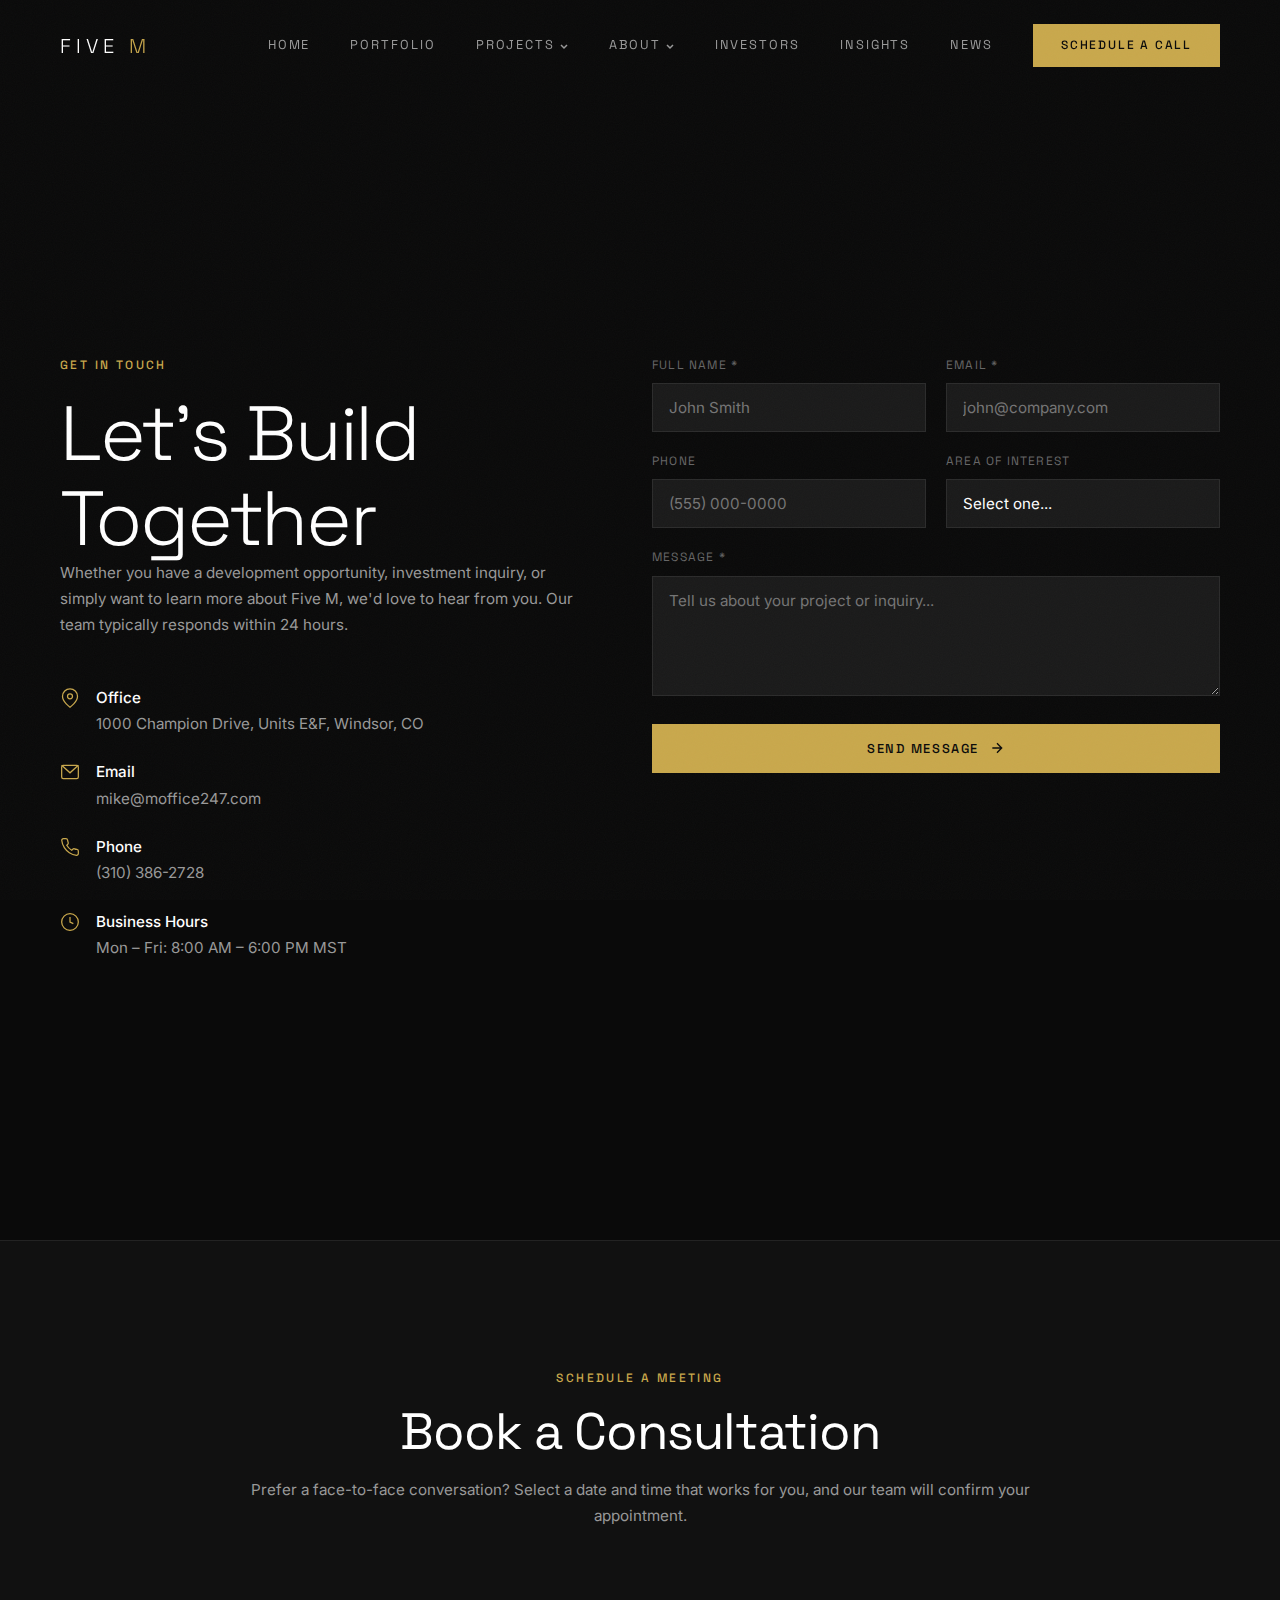
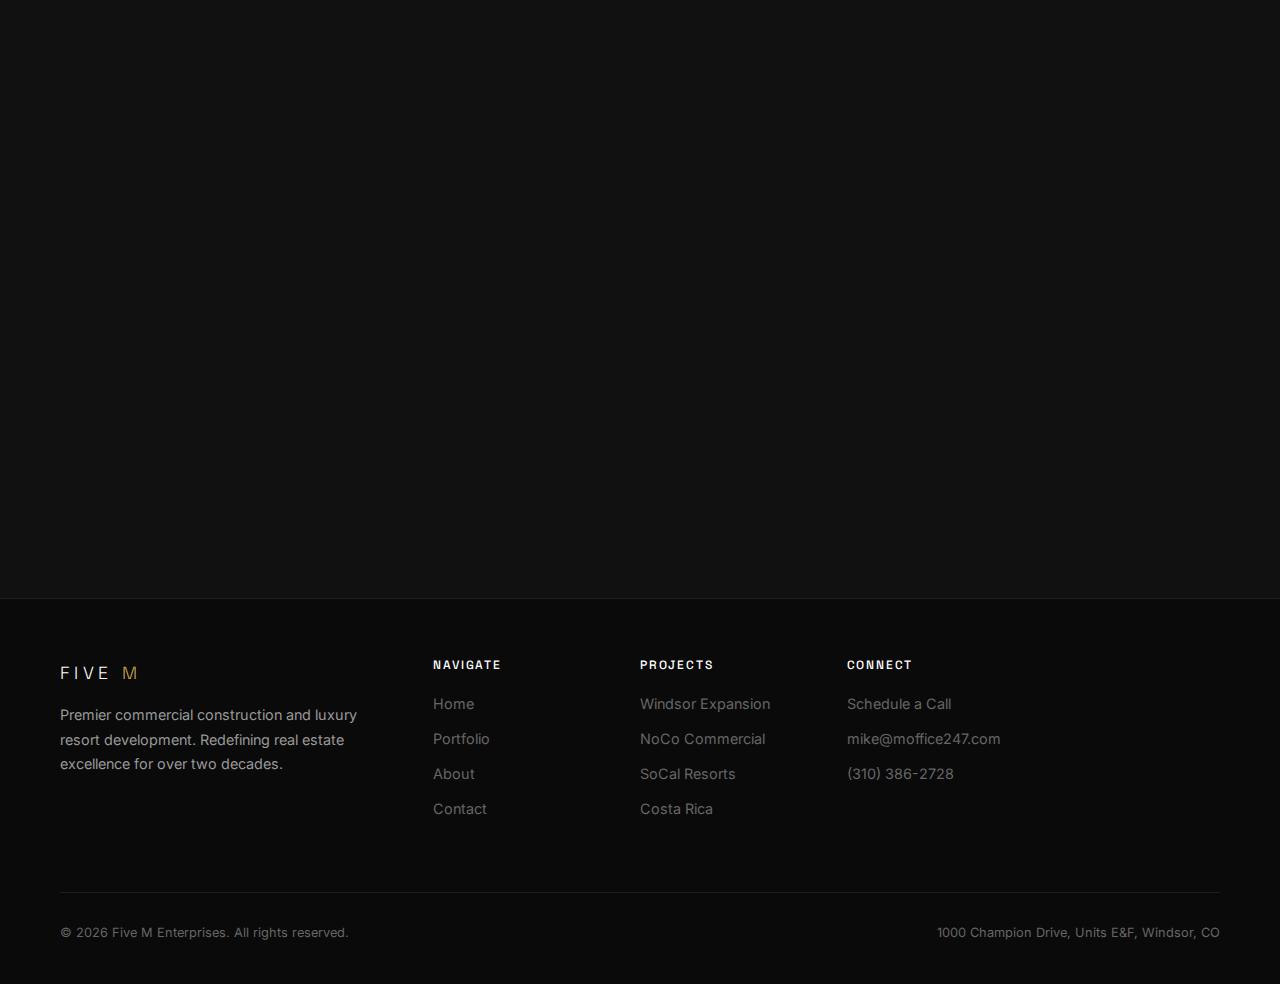
<file: contact.html>
<!DOCTYPE html>
<html lang="en">
<head>
  <!-- Google tag (gtag.js) -->
  <script async src="https://www.googletagmanager.com/gtag/js?id=G-RZJB8C2LK7"></script>
  <script>
    window.dataLayer = window.dataLayer || [];
    function gtag(){dataLayer.push(arguments);}
    gtag('js', new Date());
    gtag('config', 'G-RZJB8C2LK7');
  </script>
  <meta charset="UTF-8">
  <meta name="viewport" content="width=device-width, initial-scale=1.0">
  <title>Contact Us — Five M Real Estate | Schedule a Call</title>
  <meta name="description" content="Get in touch with Five M Enterprises. Schedule a consultation to discuss your next commercial or luxury real estate development project.">
  
  <link rel="preconnect" href="https://fonts.googleapis.com">
  <link rel="preconnect" href="https://fonts.gstatic.com" crossorigin>
  <link href="https://fonts.googleapis.com/css2?family=Inter:wght@300;400;500;600&family=Space+Grotesk:wght@300;400;500;600;700&display=swap" rel="stylesheet">
  <link rel="stylesheet" href="css/style.css">
  <link rel="icon" type="image/x-icon" href="favicon.ico">
  <link rel="icon" type="image/svg+xml" href="favicon.svg">
  <link rel="icon" type="image/png" sizes="32x32" href="favicon-32.png">
  <link rel="icon" type="image/png" sizes="16x16" href="favicon-16.png">
  <link rel="apple-touch-icon" sizes="180x180" href="apple-touch-icon.png">
  <link rel="canonical" href="https://fivemrealestate.com/contact.html">
  <meta property="og:title" content="Contact Five M Real Estate — Schedule a Consultation">
  <meta property="og:description" content="Get in touch with Five M Enterprises. Schedule a consultation about your next development project.">
  <meta property="og:type" content="website">
  <meta property="og:url" content="https://fivemrealestate.com/contact.html">
  <meta property="og:image" content="https://fivemrealestate.com/assets/images/hero-home.jpg">
  <meta name="twitter:card" content="summary_large_image">
  <meta name="twitter:title" content="Contact Five M Real Estate — Schedule a Consultation">
  <meta name="twitter:description" content="Get in touch with Five M Enterprises. Schedule a consultation about your next development project.">
  <meta name="twitter:image" content="https://fivemrealestate.com/assets/images/hero-home.jpg">
  <script type="application/ld+json">
  {
    "@context": "https://schema.org",
    "@type": "WebPage",
    "name": "Contact Five M Real Estate — Schedule a Consultation",
    "description": "Get in touch with Five M Enterprises. Schedule a consultation about your next development project.",
    "url": "https://fivemrealestate.com/contact.html",
    "publisher": {"@type": "Organization", "name": "Five M Enterprises", "url": "https://fivemrealestate.com"}
  }
  </script>
</head>
<body>

  <div class="grain"></div>

  <!-- Navigation -->
  <nav class="nav">
    <div class="nav-inner">
      <a href="index.html" class="nav-logo">
        <span class="nav-logo-text">FIVE <span>M</span></span>
      </a>
      <div class="nav-links">
        <a href="index.html" class="nav-link">Home</a>
        <a href="portfolio.html" class="nav-link">Portfolio</a>
        <div class="nav-dropdown">
          <a href="current-projects.html" class="nav-link">Projects <svg class="nav-dropdown-arrow" viewBox="0 0 10 10" fill="none" stroke="currentColor" stroke-width="1.5"><path d="M2 4l3 3 3-3"/></svg></a>
          <div class="nav-dropdown-menu">
            <a href="current-projects.html">Current Projects</a>
            <a href="costa-rica.html">Costa Rica</a>
            <a href="colorado.html">Colorado</a>
          </div>
        </div>
        <div class="nav-dropdown">
          <a href="about.html" class="nav-link">About <svg class="nav-dropdown-arrow" viewBox="0 0 10 10" fill="none" stroke="currentColor" stroke-width="1.5"><path d="M2 4l3 3 3-3"/></svg></a>
          <div class="nav-dropdown-menu">
            <a href="about.html#story">Our Story</a>
            <a href="about.html#team">Team</a>
          </div>
        </div>
        <a href="investor-relations.html" class="nav-link">Investors</a>
        <a href="insights.html" class="nav-link">Insights</a>
        <a href="news.html" class="nav-link">News</a>
        <a href="contact.html" class="nav-cta">Schedule a Call</a>
      </div>
      <button class="nav-toggle" aria-label="Toggle menu">
        <span></span><span></span><span></span>
      </button>
    </div>
  </nav>

  <div class="nav-mobile">
    <a href="index.html" class="nav-link">Home</a>
    <a href="portfolio.html" class="nav-link">Portfolio</a>
    <a href="current-projects.html" class="nav-link">Projects</a>
    <a href="about.html" class="nav-link">About</a>
    <a href="investor-relations.html" class="nav-link">Investors</a>
    <a href="insights.html" class="nav-link">Insights</a>
    <a href="news.html" class="nav-link">News</a>
    <a href="partners.html" class="nav-link">Partners</a>
    <a href="gallery.html" class="nav-link">Gallery</a>
    <a href="faq.html" class="nav-link">FAQ</a>
    <a href="contact.html" class="nav-link">Contact</a>
    <a href="contact.html" class="btn btn-primary" style="margin-top: 16px;">Schedule a Call</a>
  </div>

  <!-- Spacer for fixed nav -->
  <div style="height: 100px;"></div>

  <!-- Contact Section -->
  <section class="section">
    <div class="container">
      <div class="contact-grid">
        <!-- Left: Info -->
        <div class="contact-info reveal">
          <span class="label">Get in Touch</span>
          <h1>Let's Build<br>Together</h1>
          <p>Whether you have a development opportunity, investment inquiry, or simply want to learn more about Five M, we'd love to hear from you. Our team typically responds within 24 hours.</p>

          <div style="margin-top: 48px;">
            <div class="contact-detail">
              <svg class="contact-detail-icon" viewBox="0 0 24 24" fill="none" stroke="currentColor" stroke-width="1.5">
                <path d="M21 10c0 7-9 13-9 13s-9-6-9-13a9 9 0 0118 0z"/>
                <circle cx="12" cy="10" r="3"/>
              </svg>
              <div class="contact-detail-text">
                <strong>Office</strong>
                1000 Champion Drive, Units E&F, Windsor, CO
              </div>
            </div>
            <div class="contact-detail">
              <svg class="contact-detail-icon" viewBox="0 0 24 24" fill="none" stroke="currentColor" stroke-width="1.5">
                <rect x="2" y="4" width="20" height="16" rx="2"/>
                <path d="M22 4L12 13 2 4"/>
              </svg>
              <div class="contact-detail-text">
                <strong>Email</strong>
                mike@moffice247.com
              </div>
            </div>
            <div class="contact-detail">
              <svg class="contact-detail-icon" viewBox="0 0 24 24" fill="none" stroke="currentColor" stroke-width="1.5">
                <path d="M22 16.92v3a2 2 0 01-2.18 2 19.79 19.79 0 01-8.63-3.07 19.5 19.5 0 01-6-6 19.79 19.79 0 01-3.07-8.67A2 2 0 014.11 2h3a2 2 0 012 1.72 12.84 12.84 0 00.7 2.81 2 2 0 01-.45 2.11L8.09 9.91a16 16 0 006 6l1.27-1.27a2 2 0 012.11-.45 12.84 12.84 0 002.81.7A2 2 0 0122 16.92z"/>
              </svg>
              <div class="contact-detail-text">
                <strong>Phone</strong>
                (310) 386-2728
              </div>
            </div>
            <div class="contact-detail">
              <svg class="contact-detail-icon" viewBox="0 0 24 24" fill="none" stroke="currentColor" stroke-width="1.5">
                <circle cx="12" cy="12" r="10"/>
                <path d="M12 6v6l4 2"/>
              </svg>
              <div class="contact-detail-text">
                <strong>Business Hours</strong>
                Mon – Fri: 8:00 AM – 6:00 PM MST
              </div>
            </div>
          </div>
        </div>

        <!-- Right: Form -->
        <div class="reveal reveal-delay-1">
          <form id="contactForm" class="contact-form">
            <div class="form-row">
              <div class="form-group">
                <label for="name">Full Name *</label>
                <input type="text" id="name" name="name" required placeholder="John Smith">
              </div>
              <div class="form-group">
                <label for="email">Email *</label>
                <input type="email" id="email" name="email" required placeholder="john@company.com">
              </div>
            </div>
            <div class="form-row">
              <div class="form-group">
                <label for="phone">Phone</label>
                <input type="tel" id="phone" name="phone" placeholder="(555) 000-0000">
              </div>
              <div class="form-group">
                <label for="interest">Area of Interest</label>
                <select id="interest" name="interest">
                  <option value="">Select one...</option>
                  <option value="commercial">Commercial Development</option>
                  <option value="residential">Luxury Residential</option>
                  <option value="resort">Resort Properties</option>
                  <option value="investment">Investment Opportunities</option>
                  <option value="other">Other</option>
                </select>
              </div>
            </div>
            <div class="form-group">
              <label for="message">Message *</label>
              <textarea id="message" name="message" required placeholder="Tell us about your project or inquiry..."></textarea>
            </div>
            <div class="form-submit">
              <button type="submit" class="btn btn-primary" style="width: 100%; justify-content: center;">
                Send Message
                <svg class="btn-icon" width="16" height="16" viewBox="0 0 24 24" fill="none" stroke="currentColor" stroke-width="2"><path d="M5 12h14M12 5l7 7-7 7"/></svg>
              </button>
            </div>
            <p id="formStatus" style="margin-top: 16px; text-align: center; display: none;"></p>
          </form>
  <script>
    document.getElementById('contactForm').addEventListener('submit', function(e) {
      e.preventDefault();
      const form = e.target;
      const status = document.getElementById('formStatus');
      const btn = form.querySelector('button[type="submit"]');
      btn.disabled = true;
      btn.textContent = 'Sending...';
      
      const data = {
        name: form.name.value,
        email: form.email.value,
        phone: form.phone.value,
        interest: form.interest.value,
        message: form.message.value
      };

      fetch('https://formsubmit.co/ajax/mike@moffice247.com', {
        method: 'POST',
        headers: { 'Content-Type': 'application/json', 'Accept': 'application/json' },
        body: JSON.stringify(data)
      })
      .then(response => response.json())
      .then(data => {
        status.style.display = 'block';
        status.style.color = '#c9a84c';
        status.textContent = 'Message sent successfully. We will be in touch shortly.';
        form.reset();
        btn.disabled = false;
        btn.innerHTML = 'Send Message <svg class="btn-icon" width="16" height="16" viewBox="0 0 24 24" fill="none" stroke="currentColor" stroke-width="2"><path d="M5 12h14M12 5l7 7-7 7"/></svg>';
      })
      .catch(error => {
        status.style.display = 'block';
        status.style.color = '#ff4444';
        status.textContent = 'Something went wrong. Please email us directly at mike@moffice247.com';
        btn.disabled = false;
        btn.innerHTML = 'Send Message <svg class="btn-icon" width="16" height="16" viewBox="0 0 24 24" fill="none" stroke="currentColor" stroke-width="2"><path d="M5 12h14M12 5l7 7-7 7"/></svg>';
      });
    });
  </script>
        </div>
      </div>
    </div>
  </section>

  <!-- Scheduler -->
  <section class="scheduler-section">
    <div class="container">
      <div class="scheduler-inner">
        <span class="label">Schedule a Meeting</span>
        <h2>Book a Consultation</h2>
        <p>Prefer a face-to-face conversation? Select a date and time that works for you, and our team will confirm your appointment.</p>
        
        <div class="scheduler-widget reveal">
          <!-- Calendar -->
          <div class="scheduler-calendar">
            <div class="calendar-header">
              <h4 id="calendarTitle"></h4>
              <div class="calendar-nav">
                <button id="prevMonth" aria-label="Previous month">
                  <svg width="16" height="16" viewBox="0 0 24 24" fill="none" stroke="currentColor" stroke-width="2"><path d="M15 18l-6-6 6-6"/></svg>
                </button>
                <button id="nextMonth" aria-label="Next month">
                  <svg width="16" height="16" viewBox="0 0 24 24" fill="none" stroke="currentColor" stroke-width="2"><path d="M9 18l6-6-6-6"/></svg>
                </button>
              </div>
            </div>
            <div class="calendar-grid" id="calendarGrid"></div>
          </div>

          <!-- Time Slots -->
          <div class="time-slots" id="timeSlots"></div>

          <!-- Selected Display -->
          <div class="scheduler-confirm">
            <p class="scheduler-selected" id="selectedDateTime">Select a date to see available times</p>
            <button class="btn btn-primary" id="confirmBooking" style="display: none;">
              Confirm Booking
              <svg class="btn-icon" width="16" height="16" viewBox="0 0 24 24" fill="none" stroke="currentColor" stroke-width="2"><path d="M5 12h14M12 5l7 7-7 7"/></svg>
            </button>
          </div>
        </div>
      </div>
    </div>
  </section>

  <!-- Footer -->
  <footer class="footer">
    <div class="container">
      <div class="footer-grid-expanded">
        <div class="footer-brand">
          <span class="nav-logo-text" style="font-size: 1.1rem;">FIVE <span style="color: var(--color-accent);">M</span></span>
          <p>Premier commercial construction and luxury resort development. Redefining real estate excellence for over two decades.</p>
        </div>
        <div>
          <h4 class="footer-heading">Navigate</h4>
          <a href="index.html" class="footer-link">Home</a>
          <a href="portfolio.html" class="footer-link">Portfolio</a>
          <a href="about.html" class="footer-link">About</a>
          <a href="contact.html" class="footer-link">Contact</a>
        </div>
        <div>
          <h4 class="footer-heading">Projects</h4>
          <a href="portfolio.html#windsor" class="footer-link">Windsor Expansion</a>
          <a href="portfolio.html#noco" class="footer-link">NoCo Commercial</a>
          <a href="portfolio.html#socal" class="footer-link">SoCal Resorts</a>
          <a href="portfolio.html#costarica" class="footer-link">Costa Rica</a>
        </div>
        <div>
          <h4 class="footer-heading">Connect</h4>
          <a href="contact.html" class="footer-link">Schedule a Call</a>
          <a href="mailto:mike@moffice247.com" class="footer-link">mike@moffice247.com</a>
          <a href="tel:+1-310-386-2728" class="footer-link">(310) 386-2728</a>
        </div>
      </div>
      <div class="footer-bottom">
        <span>&copy; 2026 Five M Enterprises. All rights reserved.</span>
        <span>1000 Champion Drive, Units E&F, Windsor, CO</span>
      </div>
    </div>
  </footer>

  <script src="js/main.js"></script>
</body>
</html>
</file>
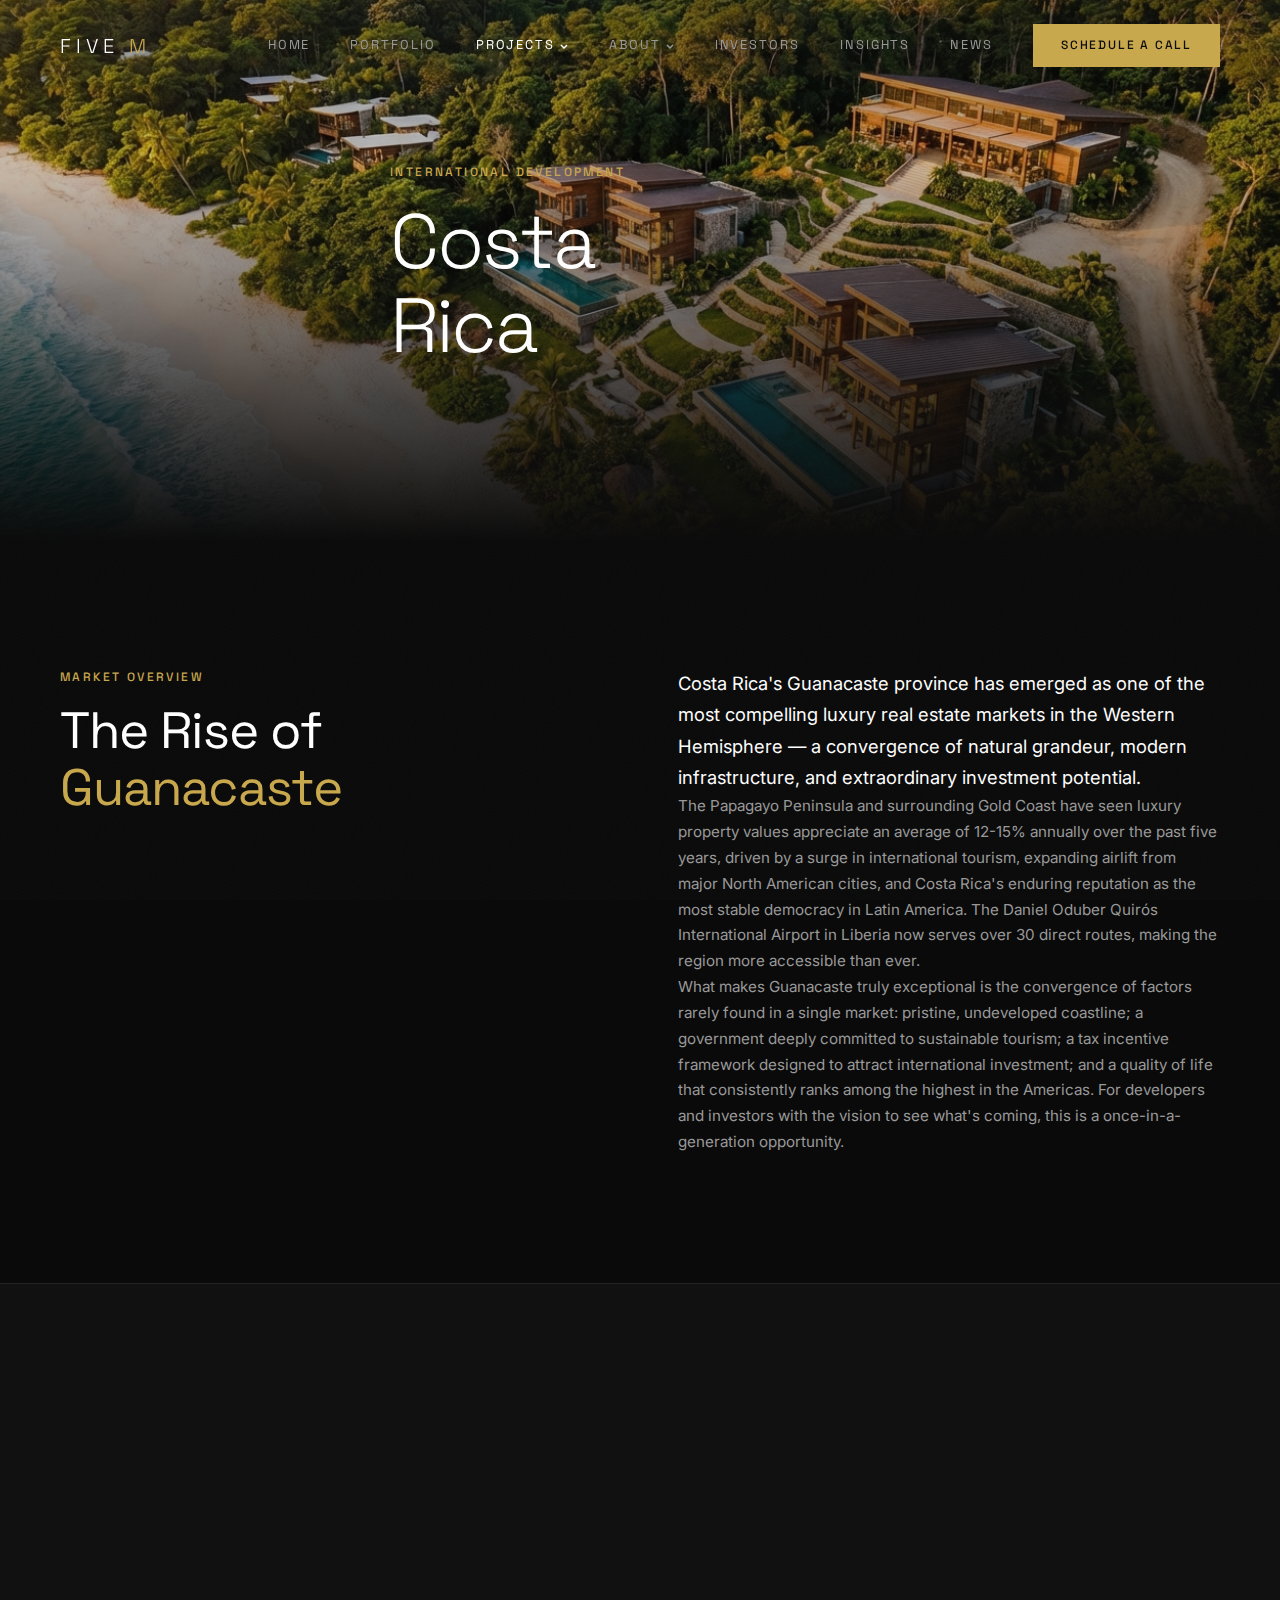
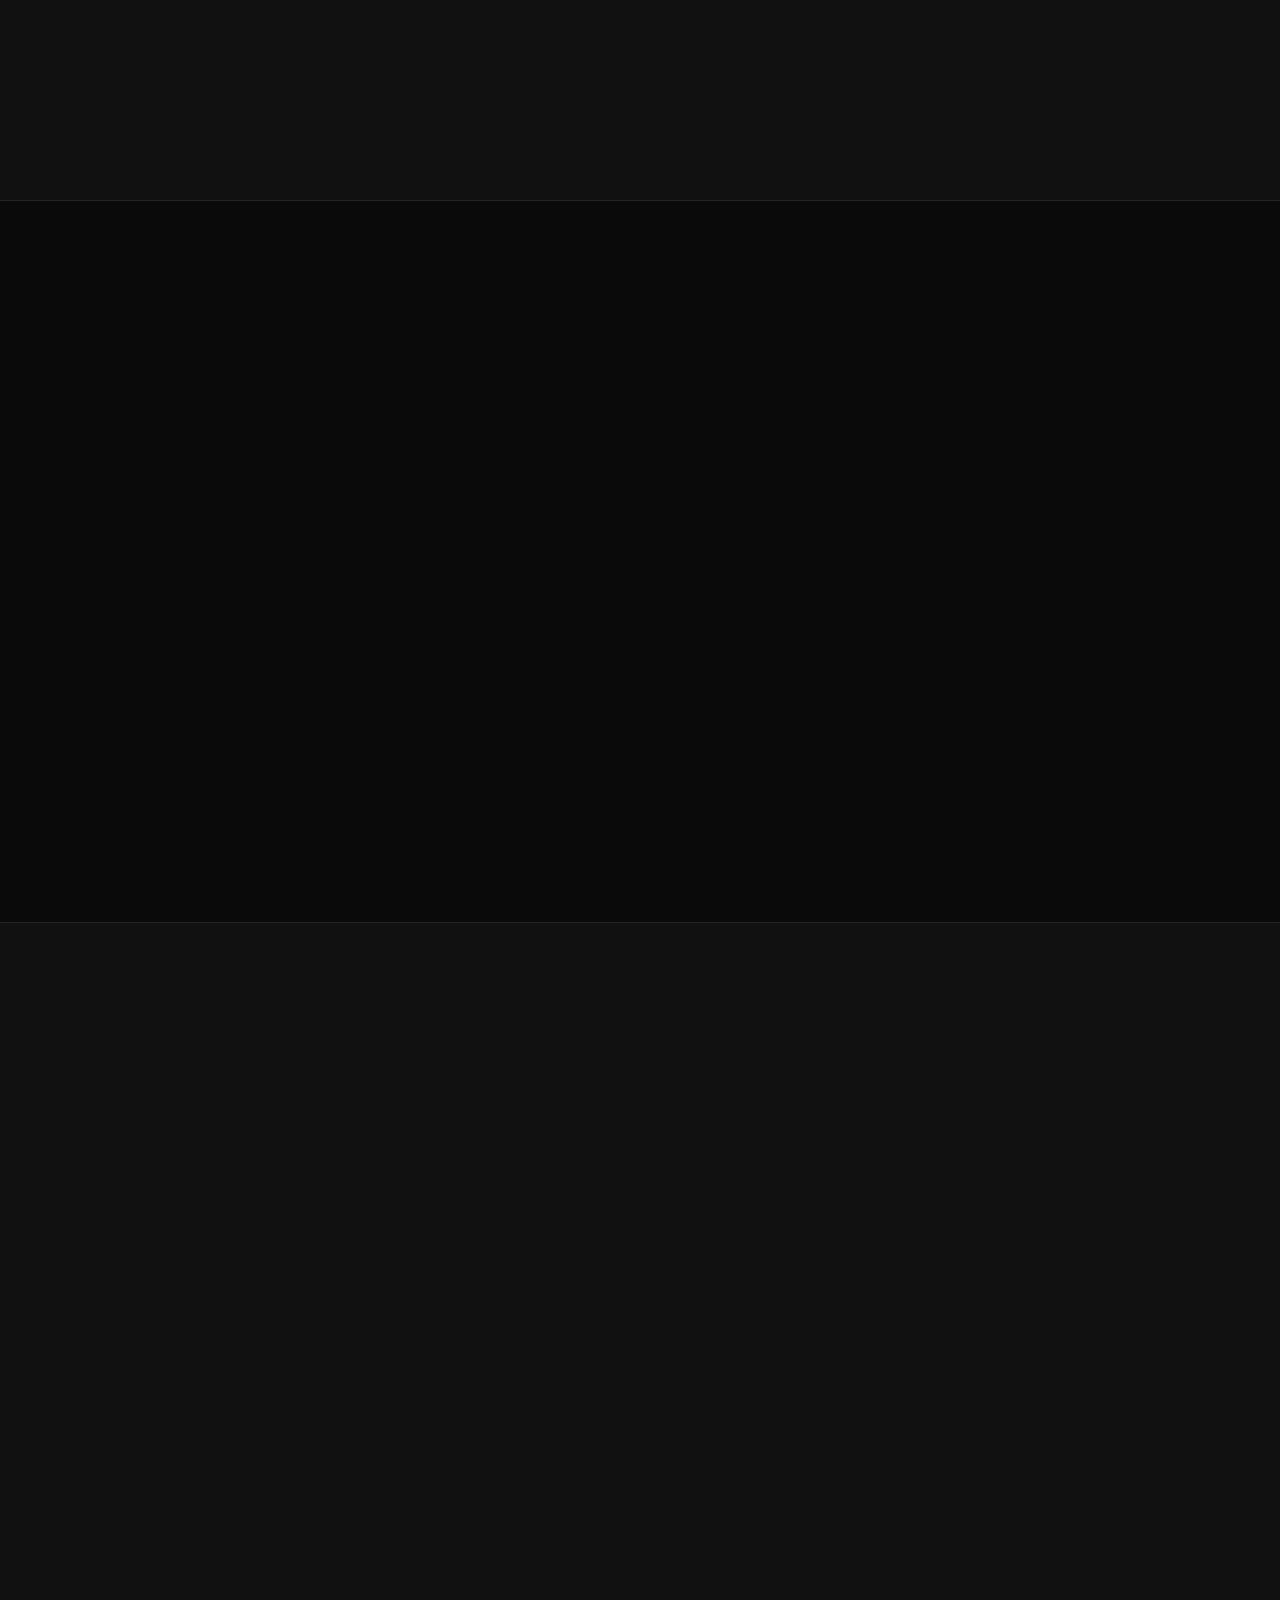
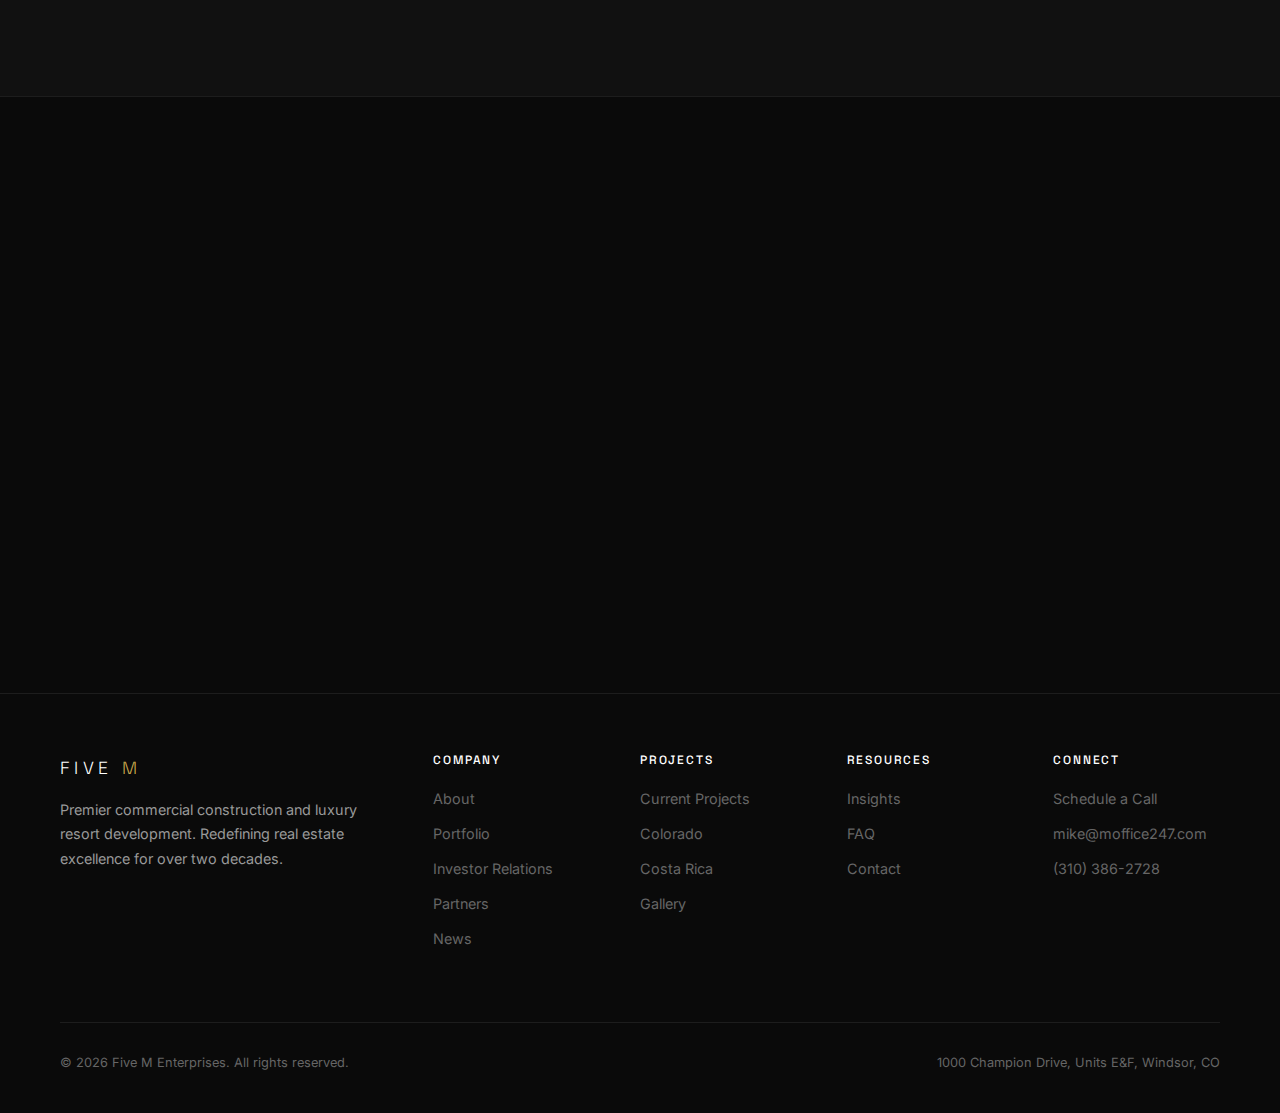
<file: costa-rica.html>
<!DOCTYPE html>
<html lang="en">
<head>
  <!-- Google tag (gtag.js) -->
  <script async src="https://www.googletagmanager.com/gtag/js?id=G-RZJB8C2LK7"></script>
  <script>
    window.dataLayer = window.dataLayer || [];
    function gtag(){dataLayer.push(arguments);}
    gtag('js', new Date());
    gtag('config', 'G-RZJB8C2LK7');
  </script>
  <meta charset="UTF-8">
  <meta name="viewport" content="width=device-width, initial-scale=1.0">
  <title>Costa Rica Development — Five M Real Estate | Luxury Resort & Condotel</title>
  <meta name="description" content="Five M's luxury resort development in Guanacaste, Costa Rica. Discover investment and partnership opportunities in Central America's premier destination.">
  <meta property="og:title" content="Costa Rica Development — Five M Real Estate">
  <meta property="og:description" content="Luxury resort and condotel development along Costa Rica's stunning Pacific coastline.">
  <meta property="og:type" content="website">
  <link rel="preconnect" href="https://fonts.googleapis.com">
  <link rel="preconnect" href="https://fonts.gstatic.com" crossorigin>
  <link href="https://fonts.googleapis.com/css2?family=Inter:wght@300;400;500;600&family=Space+Grotesk:wght@300;400;500;600;700&display=swap" rel="stylesheet">
  <link rel="stylesheet" href="css/style.css">
  <link rel="icon" type="image/x-icon" href="favicon.ico">
  <link rel="icon" type="image/svg+xml" href="favicon.svg">
  <link rel="icon" type="image/png" sizes="32x32" href="favicon-32.png">
  <link rel="icon" type="image/png" sizes="16x16" href="favicon-16.png">
  <link rel="apple-touch-icon" sizes="180x180" href="apple-touch-icon.png">
  <link rel="canonical" href="https://fivemrealestate.com/costa-rica.html">
  <meta property="og:url" content="https://fivemrealestate.com/costa-rica.html">
  <meta property="og:image" content="https://fivemrealestate.com/assets/images/hero-home.jpg">
  <meta name="twitter:card" content="summary_large_image">
  <meta name="twitter:title" content="Costa Rica Development — Five M Real Estate">
  <meta name="twitter:description" content="Luxury resort and condotel development along Costa Rica's stunning Pacific coastline.">
  <meta name="twitter:image" content="https://fivemrealestate.com/assets/images/hero-home.jpg">
  <script type="application/ld+json">
  {
    "@context": "https://schema.org",
    "@type": "WebPage",
    "name": "Costa Rica Development — Five M Real Estate",
    "description": "Luxury resort and condotel development along Costa Rica's stunning Pacific coastline.",
    "url": "https://fivemrealestate.com/costa-rica.html",
    "publisher": {"@type": "Organization", "name": "Five M Enterprises", "url": "https://fivemrealestate.com"}
  }
  </script>
</head>
<body>

  <div class="grain"></div>

  <nav class="nav">
    <div class="nav-inner">
      <a href="index.html" class="nav-logo"><span class="nav-logo-text">FIVE <span>M</span></span></a>
      <div class="nav-links">
        <a href="index.html" class="nav-link">Home</a>
        <a href="portfolio.html" class="nav-link">Portfolio</a>
        <div class="nav-dropdown">
          <a href="current-projects.html" class="nav-link active">Projects <svg class="nav-dropdown-arrow" viewBox="0 0 10 10" fill="none" stroke="currentColor" stroke-width="1.5"><path d="M2 4l3 3 3-3"/></svg></a>
          <div class="nav-dropdown-menu">
            <a href="current-projects.html">Current Projects</a>
            <a href="costa-rica.html">Costa Rica</a>
            <a href="colorado.html">Colorado</a>
          </div>
        </div>
        <div class="nav-dropdown">
          <a href="about.html" class="nav-link">About <svg class="nav-dropdown-arrow" viewBox="0 0 10 10" fill="none" stroke="currentColor" stroke-width="1.5"><path d="M2 4l3 3 3-3"/></svg></a>
          <div class="nav-dropdown-menu">
            <a href="about.html#story">Our Story</a>
            <a href="about.html#team">Team</a>
          </div>
        </div>
        <a href="investor-relations.html" class="nav-link">Investors</a>
        <a href="insights.html" class="nav-link">Insights</a>
        <a href="news.html" class="nav-link">News</a>
        <a href="contact.html" class="nav-cta">Schedule a Call</a>
      </div>
      <button class="nav-toggle" aria-label="Toggle menu"><span></span><span></span><span></span></button>
    </div>
  </nav>

  <div class="nav-mobile">
    <a href="index.html" class="nav-link">Home</a>
    <a href="portfolio.html" class="nav-link">Portfolio</a>
    <a href="current-projects.html" class="nav-link">Projects</a>
    <a href="about.html" class="nav-link">About</a>
    <a href="investor-relations.html" class="nav-link">Investors</a>
    <a href="insights.html" class="nav-link">Insights</a>
    <a href="news.html" class="nav-link">News</a>
    <a href="partners.html" class="nav-link">Partners</a>
    <a href="gallery.html" class="nav-link">Gallery</a>
    <a href="faq.html" class="nav-link">FAQ</a>
    <a href="contact.html" class="nav-link">Contact</a>
    <a href="contact.html" class="btn btn-primary" style="margin-top: 16px;">Schedule a Call</a>
  </div>

  <!-- Page Hero -->
  <section class="page-hero">
    <div class="hero-bg">
      <img src="assets/images/costa-rica.jpg" alt="Costa Rica Pacific coastline — luxury resort development by Five M" loading="eager">
    </div>
    <div class="container">
      <div class="page-hero-content">
        <span class="label">International Development</span>
        <h1>Costa<br>Rica</h1>
        <p class="hero-subtitle" style="margin-top: 16px; max-width: 500px;">Where the raw beauty of the Pacific coast meets world-class luxury development.</p>
      </div>
    </div>
  </section>

  <!-- Market Overview -->
  <section class="content-section">
    <div class="container">
      <div class="content-two-col">
        <div class="reveal">
          <span class="label">Market Overview</span>
          <h2>The Rise of <em>Guanacaste</em></h2>
        </div>
        <div class="reveal reveal-delay-1">
          <p style="font-size: 1.15rem; color: var(--color-text); line-height: 1.7;">Costa Rica's Guanacaste province has emerged as one of the most compelling luxury real estate markets in the Western Hemisphere — a convergence of natural grandeur, modern infrastructure, and extraordinary investment potential.</p>
          <p>The Papagayo Peninsula and surrounding Gold Coast have seen luxury property values appreciate an average of 12-15% annually over the past five years, driven by a surge in international tourism, expanding airlift from major North American cities, and Costa Rica's enduring reputation as the most stable democracy in Latin America. The Daniel Oduber Quirós International Airport in Liberia now serves over 30 direct routes, making the region more accessible than ever.</p>
          <p>What makes Guanacaste truly exceptional is the convergence of factors rarely found in a single market: pristine, undeveloped coastline; a government deeply committed to sustainable tourism; a tax incentive framework designed to attract international investment; and a quality of life that consistently ranks among the highest in the Americas. For developers and investors with the vision to see what's coming, this is a once-in-a-generation opportunity.</p>
        </div>
      </div>
    </div>
  </section>

  <!-- Stats -->
  <section class="stats-bar" style="border-top: 1px solid var(--color-border); border-bottom: 1px solid var(--color-border); background: var(--color-bg-alt);">
    <div class="container">
      <div class="region-highlights">
        <div class="region-highlight reveal">
          <span class="region-stat">15%</span>
          <h3>Annual Property Appreciation</h3>
          <p>Luxury coastal properties in Guanacaste have delivered exceptional value growth, outperforming most global resort markets.</p>
        </div>
        <div class="region-highlight reveal reveal-delay-1">
          <span class="region-stat">3.1M</span>
          <h3>Tourist Arrivals (2025)</h3>
          <p>Costa Rica continues to set tourism records, with Guanacaste capturing an increasing share of international arrivals.</p>
        </div>
        <div class="region-highlight reveal reveal-delay-2">
          <span class="region-stat">0%</span>
          <h3>Property Tax (Free Zone)</h3>
          <p>Qualifying tourism developments enjoy significant tax incentives including property tax exemptions and duty-free imports.</p>
        </div>
      </div>
    </div>
  </section>

  <!-- Five M Vision -->
  <section class="content-section">
    <div class="container">
      <div class="content-two-col">
        <div class="reveal">
          <span class="label">Our Vision</span>
          <h2>A New Standard for <em>Pacific Luxury</em></h2>
        </div>
        <div class="reveal reveal-delay-1">
          <p>Five M's Costa Rica development represents our most visionary project: an 86-acre luxury resort community that will set a new benchmark for hospitality and residential living on the Pacific coast. Positioned between pristine tropical forest and a dramatic volcanic coastline, the development is designed to create an immersive experience that honors its natural setting while delivering uncompromising luxury.</p>
          <p>The master plan includes 150 fully serviced condotel suites with guaranteed rental income programs, a 60-room boutique beachfront hotel, 24 private oceanview villas, an 18-hole championship golf course designed to integrate seamlessly with the landscape, three signature farm-to-table restaurants, and a 15,000 square foot wellness spa drawing on Costa Rica's rich tradition of natural healing.</p>
          <p>Every element of the development is guided by our commitment to sustainability — from rainwater harvesting and solar energy systems to wildlife corridors and native landscaping. We believe that luxury and environmental responsibility are not in conflict; they are complementary forces that, when combined thoughtfully, create places of extraordinary enduring value.</p>
        </div>
      </div>
    </div>
  </section>

  <!-- Why Costa Rica -->
  <section class="content-section alt-bg" style="border-top: 1px solid var(--color-border);">
    <div class="container">
      <div style="text-align: center; margin-bottom: 60px;" class="reveal">
        <span class="label" style="display: block; margin-bottom: 16px;">Why Costa Rica</span>
        <h2>The Investment Case</h2>
      </div>
      <div class="mission-grid">
        <div class="mission-card reveal">
          <div class="mission-icon">
            <svg viewBox="0 0 48 48" fill="none" stroke="currentColor" stroke-width="1.5">
              <circle cx="24" cy="24" r="20"/>
              <path d="M14 24h20M24 14v20"/>
            </svg>
          </div>
          <h3>Tax Incentives</h3>
          <p>Costa Rica's Free Trade Zone and Tourism Incentive Law offer qualifying developments property tax exemptions, duty-free equipment imports, and reduced income tax rates for up to 12 years.</p>
        </div>
        <div class="mission-card reveal reveal-delay-1">
          <div class="mission-icon">
            <svg viewBox="0 0 48 48" fill="none" stroke="currentColor" stroke-width="1.5">
              <path d="M4 44L14 28l10 10 10-18 10 12"/>
              <circle cx="14" cy="28" r="2"/>
              <circle cx="24" cy="38" r="2"/>
              <circle cx="34" cy="20" r="2"/>
              <circle cx="44" cy="32" r="2"/>
            </svg>
          </div>
          <h3>Tourism Growth</h3>
          <p>Costa Rica has seen a 62% increase in international tourism over the past decade, with luxury segment growth outpacing overall arrivals by a factor of three. Guanacaste leads this growth.</p>
        </div>
        <div class="mission-card reveal reveal-delay-2">
          <div class="mission-icon">
            <svg viewBox="0 0 48 48" fill="none" stroke="currentColor" stroke-width="1.5">
              <path d="M24 4v16l12 8-12 8-12-8 12-8"/>
              <path d="M12 28v8l12 8 12-8v-8"/>
            </svg>
          </div>
          <h3>Lifestyle & Stability</h3>
          <p>Ranked the happiest country in Latin America, Costa Rica offers universal healthcare, political stability since 1948, and a commitment to environmental preservation unmatched in the region.</p>
        </div>
      </div>
    </div>
  </section>

  <!-- Partnership CTA -->
  <section class="cta-section section" style="border-top: 1px solid var(--color-border);">
    <div class="container">
      <div class="cta-inner reveal">
        <span class="label">Partnership Opportunities</span>
        <h2>Invest in<br>Costa Rica</h2>
        <p>We're seeking capital partners, international brokerage affiliates, and hospitality operators to join us in bringing this vision to life. Whether you're an investor, agent, or industry partner, we'd love to explore how we can work together.</p>
        <div class="hero-actions" style="justify-content: center;">
          <a href="investor-relations.html" class="btn btn-primary">
            Investment Details
            <svg class="btn-icon" width="16" height="16" viewBox="0 0 24 24" fill="none" stroke="currentColor" stroke-width="2"><path d="M5 12h14M12 5l7 7-7 7"/></svg>
          </a>
          <a href="contact.html" class="btn btn-outline">
            Contact Us
          </a>
        </div>
      </div>
    </div>
  </section>

  <!-- Footer -->
  <footer class="footer">
    <div class="container">
      <div class="footer-grid-expanded">
        <div class="footer-brand">
          <span class="nav-logo-text" style="font-size: 1.1rem;">FIVE <span style="color: var(--color-accent);">M</span></span>
          <p>Premier commercial construction and luxury resort development. Redefining real estate excellence for over two decades.</p>
        </div>
        <div>
          <h4 class="footer-heading">Company</h4>
          <a href="about.html" class="footer-link">About</a>
          <a href="portfolio.html" class="footer-link">Portfolio</a>
          <a href="investor-relations.html" class="footer-link">Investor Relations</a>
          <a href="partners.html" class="footer-link">Partners</a>
          <a href="news.html" class="footer-link">News</a>
        </div>
        <div>
          <h4 class="footer-heading">Projects</h4>
          <a href="current-projects.html" class="footer-link">Current Projects</a>
          <a href="colorado.html" class="footer-link">Colorado</a>
          <a href="costa-rica.html" class="footer-link">Costa Rica</a>
          <a href="gallery.html" class="footer-link">Gallery</a>
        </div>
        <div>
          <h4 class="footer-heading">Resources</h4>
          <a href="insights.html" class="footer-link">Insights</a>
          <a href="faq.html" class="footer-link">FAQ</a>
          <a href="contact.html" class="footer-link">Contact</a>
        </div>
        <div>
          <h4 class="footer-heading">Connect</h4>
          <a href="contact.html" class="footer-link">Schedule a Call</a>
          <a href="mailto:mike@moffice247.com" class="footer-link">mike@moffice247.com</a>
          <a href="tel:+1-310-386-2728" class="footer-link">(310) 386-2728</a>
        </div>
      </div>
      <div class="footer-bottom">
        <span>&copy; 2026 Five M Enterprises. All rights reserved.</span>
        <span>1000 Champion Drive, Units E&F, Windsor, CO</span>
      </div>
    </div>
  </footer>

  <script src="js/main.js"></script>
</body>
</html>
</file>
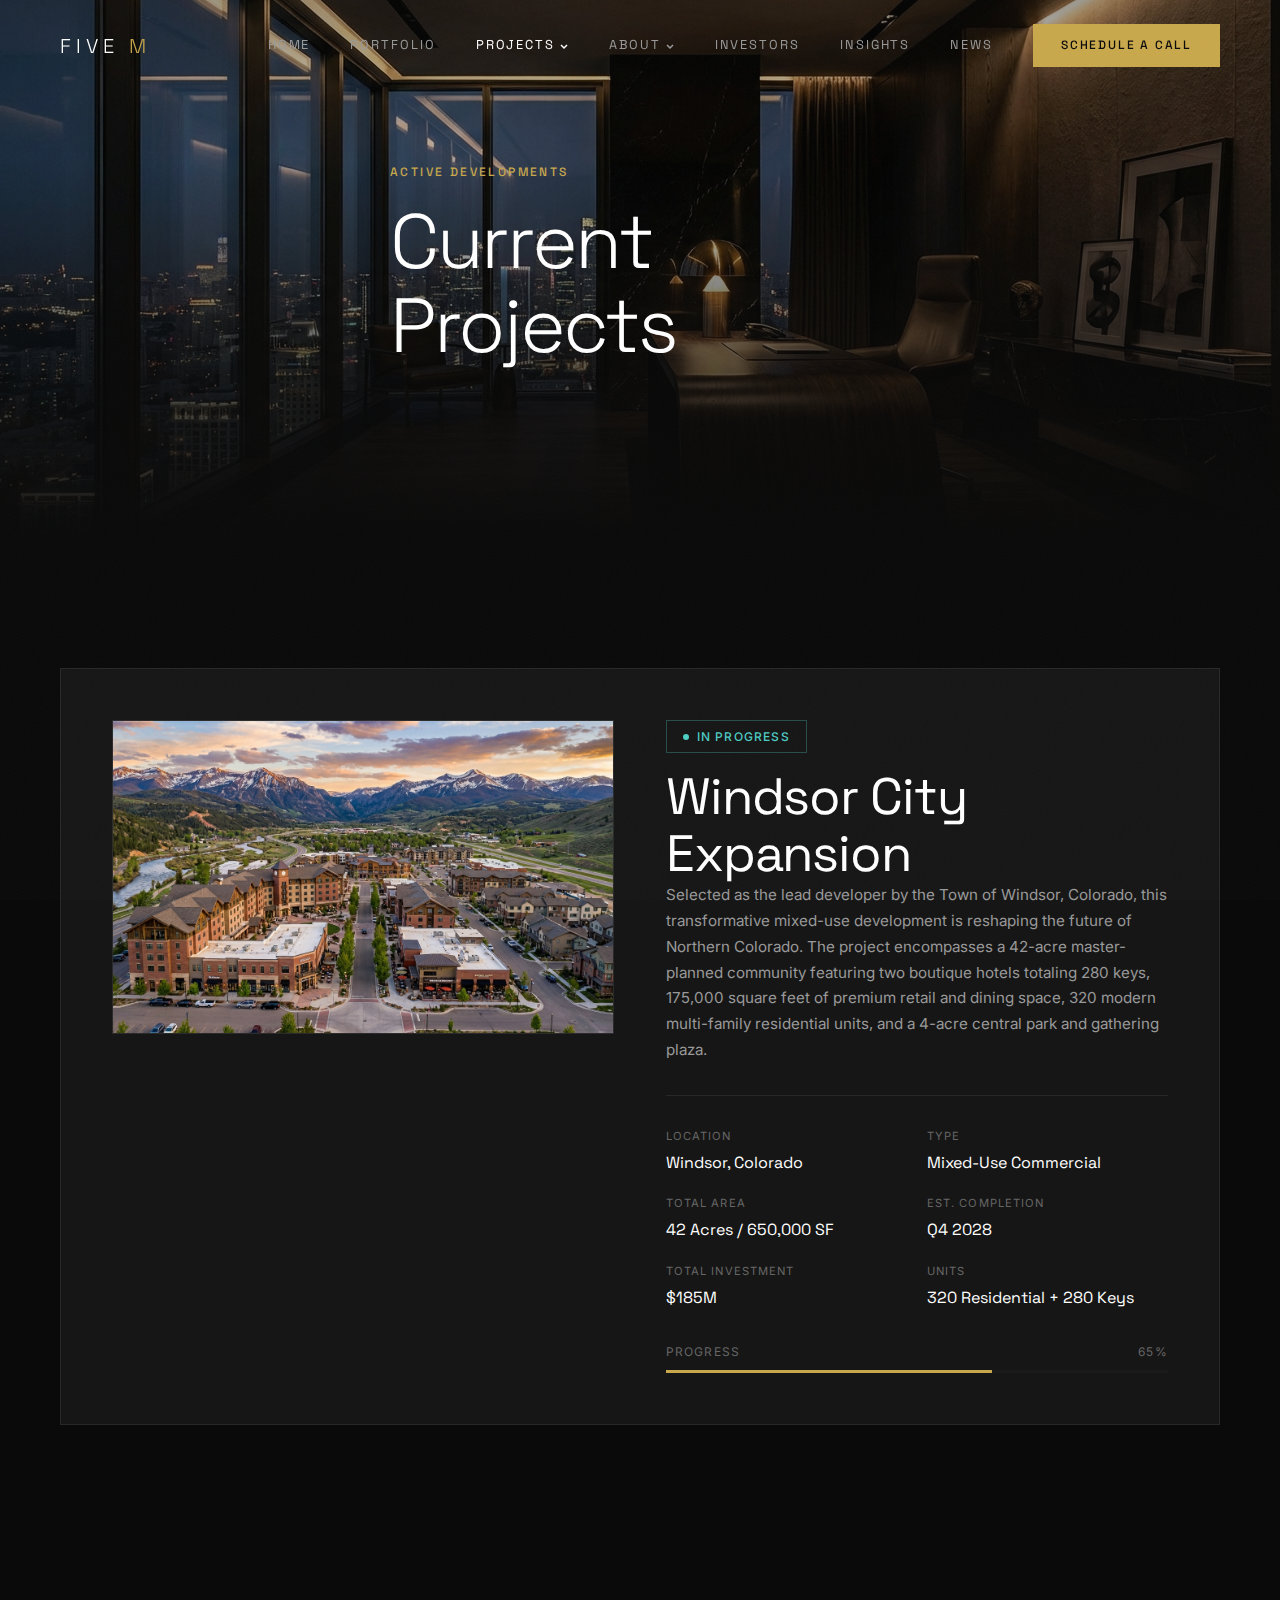
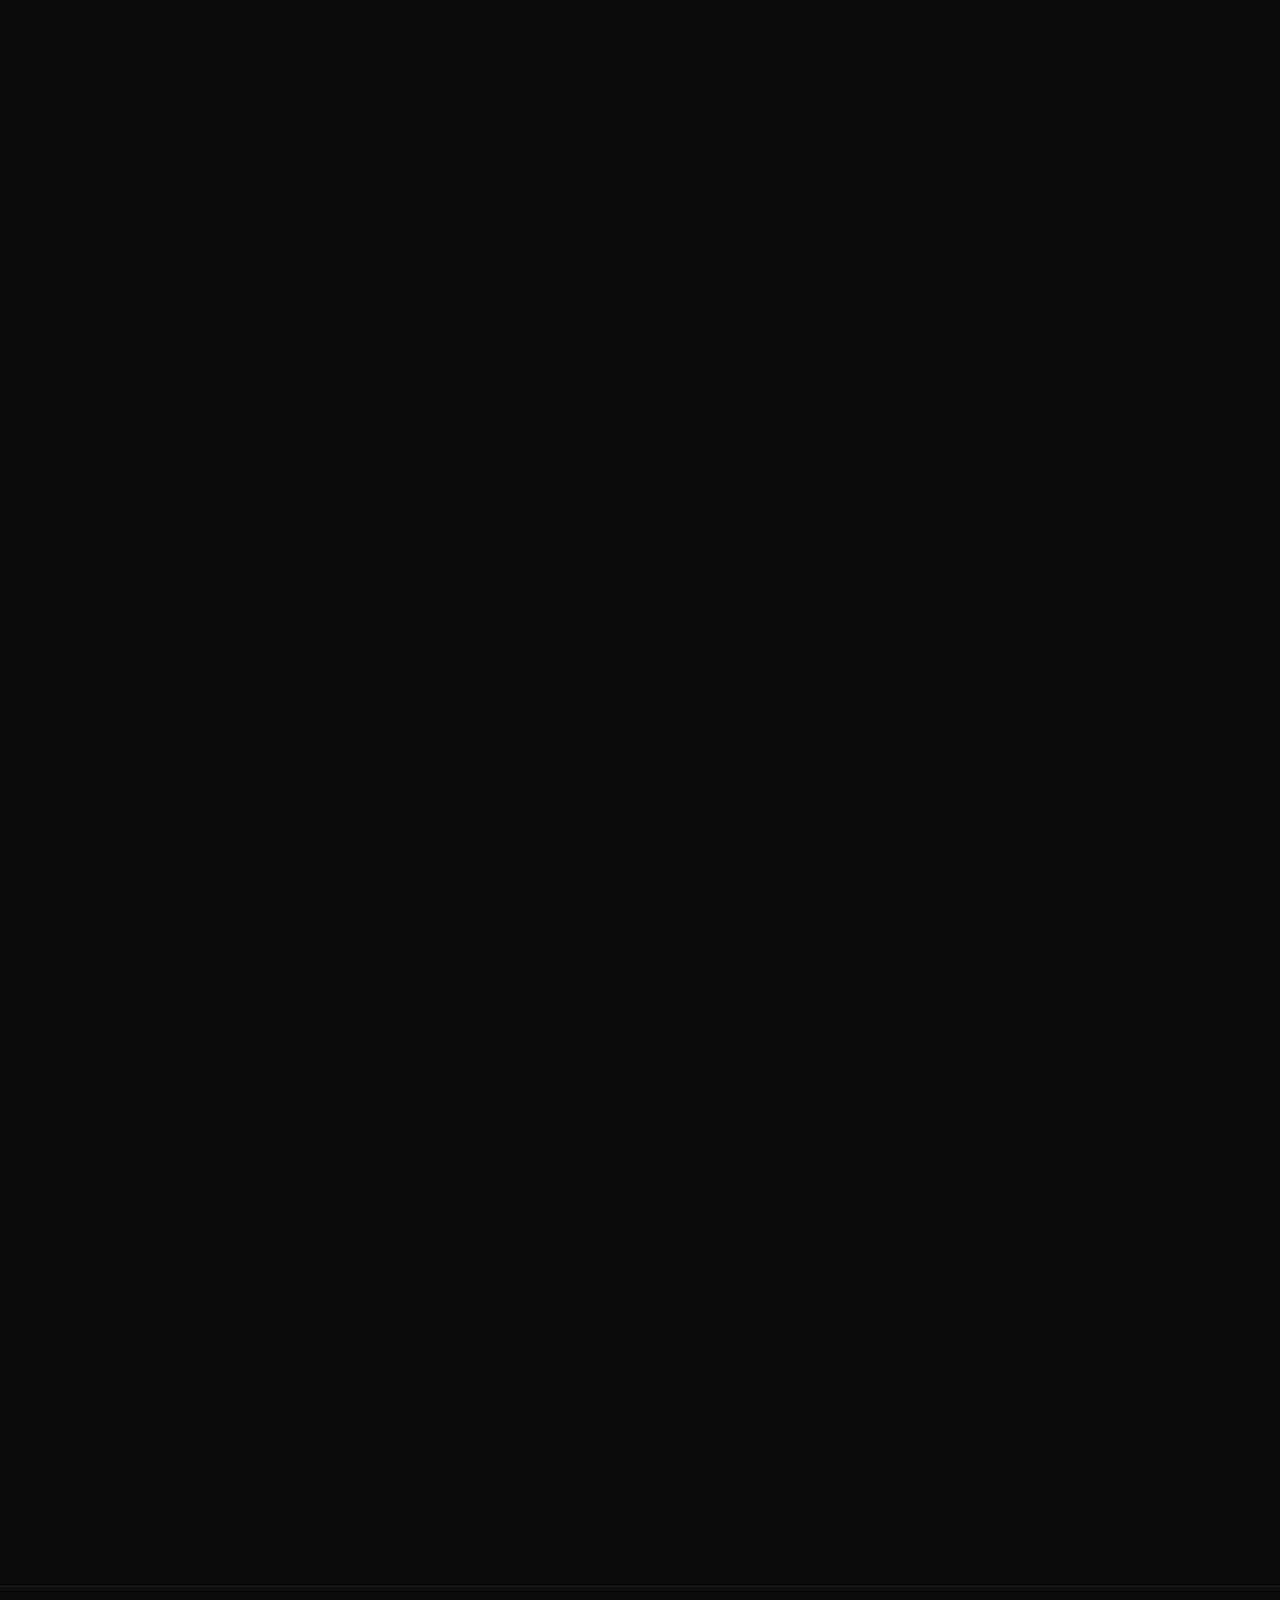
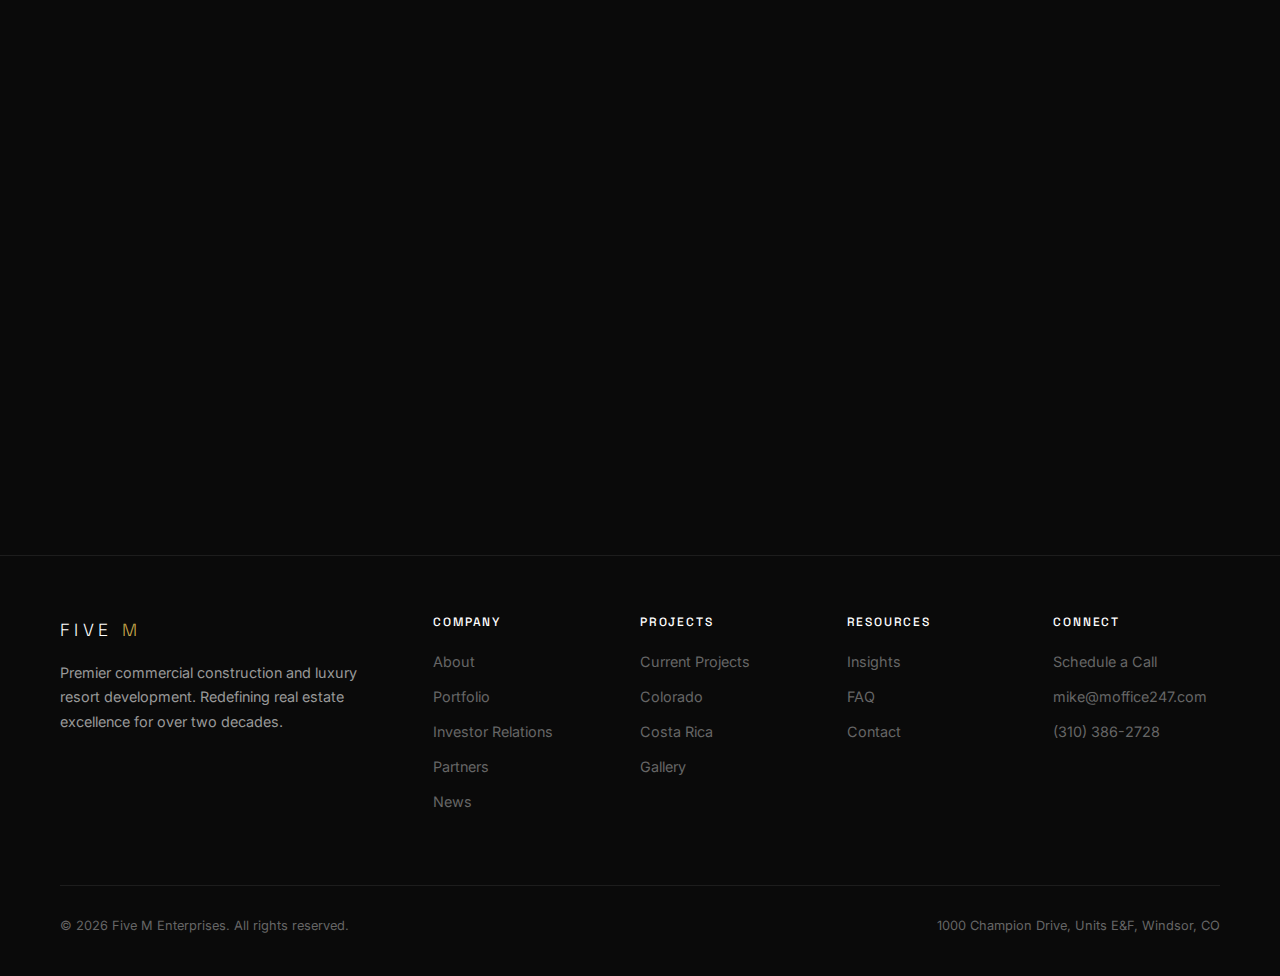
<file: current-projects.html>
<!DOCTYPE html>
<html lang="en">
<head>
  <!-- Google tag (gtag.js) -->
  <script async src="https://www.googletagmanager.com/gtag/js?id=G-RZJB8C2LK7"></script>
  <script>
    window.dataLayer = window.dataLayer || [];
    function gtag(){dataLayer.push(arguments);}
    gtag('js', new Date());
    gtag('config', 'G-RZJB8C2LK7');
  </script>
  <meta charset="UTF-8">
  <meta name="viewport" content="width=device-width, initial-scale=1.0">
  <title>Current Projects — Five M Real Estate | Active Developments</title>
  <meta name="description" content="Explore Five M's active development projects including Windsor City Expansion, Costa Rica Resort, and SoCal Beachfront Collection.">
  <meta property="og:title" content="Current Projects — Five M Real Estate">
  <meta property="og:description" content="Active development projects spanning Colorado, Costa Rica, and Southern California.">
  <meta property="og:type" content="website">
  <link rel="preconnect" href="https://fonts.googleapis.com">
  <link rel="preconnect" href="https://fonts.gstatic.com" crossorigin>
  <link href="https://fonts.googleapis.com/css2?family=Inter:wght@300;400;500;600&family=Space+Grotesk:wght@300;400;500;600;700&display=swap" rel="stylesheet">
  <link rel="stylesheet" href="css/style.css">
  <link rel="icon" type="image/x-icon" href="favicon.ico">
  <link rel="icon" type="image/svg+xml" href="favicon.svg">
  <link rel="icon" type="image/png" sizes="32x32" href="favicon-32.png">
  <link rel="icon" type="image/png" sizes="16x16" href="favicon-16.png">
  <link rel="apple-touch-icon" sizes="180x180" href="apple-touch-icon.png">
  <link rel="canonical" href="https://fivemrealestate.com/current-projects.html">
  <meta property="og:url" content="https://fivemrealestate.com/current-projects.html">
  <meta property="og:image" content="https://fivemrealestate.com/assets/images/hero-home.jpg">
  <meta name="twitter:card" content="summary_large_image">
  <meta name="twitter:title" content="Current Projects — Five M Real Estate">
  <meta name="twitter:description" content="Active development projects spanning Colorado, Costa Rica, and Southern California.">
  <meta name="twitter:image" content="https://fivemrealestate.com/assets/images/hero-home.jpg">
  <script type="application/ld+json">
  {
    "@context": "https://schema.org",
    "@type": "WebPage",
    "name": "Current Projects — Five M Real Estate",
    "description": "Active development projects spanning Colorado, Costa Rica, and Southern California.",
    "url": "https://fivemrealestate.com/current-projects.html",
    "publisher": {"@type": "Organization", "name": "Five M Enterprises", "url": "https://fivemrealestate.com"}
  }
  </script>
</head>
<body>

  <div class="grain"></div>

  <!-- Navigation -->
  <nav class="nav">
    <div class="nav-inner">
      <a href="index.html" class="nav-logo">
        <span class="nav-logo-text">FIVE <span>M</span></span>
      </a>
      <div class="nav-links">
        <a href="index.html" class="nav-link">Home</a>
        <a href="portfolio.html" class="nav-link">Portfolio</a>
        <div class="nav-dropdown">
          <a href="current-projects.html" class="nav-link active">Projects <svg class="nav-dropdown-arrow" viewBox="0 0 10 10" fill="none" stroke="currentColor" stroke-width="1.5"><path d="M2 4l3 3 3-3"/></svg></a>
          <div class="nav-dropdown-menu">
            <a href="current-projects.html">Current Projects</a>
            <a href="costa-rica.html">Costa Rica</a>
            <a href="colorado.html">Colorado</a>
          </div>
        </div>
        <div class="nav-dropdown">
          <a href="about.html" class="nav-link">About <svg class="nav-dropdown-arrow" viewBox="0 0 10 10" fill="none" stroke="currentColor" stroke-width="1.5"><path d="M2 4l3 3 3-3"/></svg></a>
          <div class="nav-dropdown-menu">
            <a href="about.html#story">Our Story</a>
            <a href="about.html#team">Team</a>
          </div>
        </div>
        <a href="investor-relations.html" class="nav-link">Investors</a>
        <a href="insights.html" class="nav-link">Insights</a>
        <a href="news.html" class="nav-link">News</a>
        <a href="contact.html" class="nav-cta">Schedule a Call</a>
      </div>
      <button class="nav-toggle" aria-label="Toggle menu">
        <span></span><span></span><span></span>
      </button>
    </div>
  </nav>

  <div class="nav-mobile">
    <a href="index.html" class="nav-link">Home</a>
    <a href="portfolio.html" class="nav-link">Portfolio</a>
    <a href="current-projects.html" class="nav-link">Projects</a>
    <a href="about.html" class="nav-link">About</a>
    <a href="investor-relations.html" class="nav-link">Investors</a>
    <a href="insights.html" class="nav-link">Insights</a>
    <a href="news.html" class="nav-link">News</a>
    <a href="partners.html" class="nav-link">Partners</a>
    <a href="gallery.html" class="nav-link">Gallery</a>
    <a href="faq.html" class="nav-link">FAQ</a>
    <a href="contact.html" class="nav-link">Contact</a>
    <a href="contact.html" class="btn btn-primary" style="margin-top: 16px;">Schedule a Call</a>
  </div>

  <!-- Page Hero -->
  <section class="page-hero">
    <div class="hero-bg">
      <img src="assets/images/hero-portfolio.jpg" alt="Active development projects by Five M Enterprises" loading="eager">
    </div>
    <div class="container">
      <div class="page-hero-content">
        <span class="label">Active Developments</span>
        <h1>Current<br>Projects</h1>
        <p class="hero-subtitle" style="margin-top: 16px; max-width: 500px;">A portfolio of transformative developments currently in progress across three dynamic markets.</p>
      </div>
    </div>
  </section>

  <!-- Projects -->
  <section class="section">
    <div class="container">

      <!-- Windsor City Expansion -->
      <div class="project-detail-card reveal" id="windsor">
        <div class="project-detail-grid">
          <div class="project-detail-image">
            <img src="assets/images/windsor-project.jpg" alt="Windsor City Expansion rendering — mixed-use commercial development in Northern Colorado">
          </div>
          <div>
            <div class="project-status in-progress">
              <span class="project-status-dot"></span> In Progress
            </div>
            <h2>Windsor City Expansion</h2>
            <p>Selected as the lead developer by the Town of Windsor, Colorado, this transformative mixed-use development is reshaping the future of Northern Colorado. The project encompasses a 42-acre master-planned community featuring two boutique hotels totaling 280 keys, 175,000 square feet of premium retail and dining space, 320 modern multi-family residential units, and a 4-acre central park and gathering plaza.</p>
            <div class="project-meta">
              <div class="project-meta-item">
                <span class="project-meta-label">Location</span>
                <span class="project-meta-value">Windsor, Colorado</span>
              </div>
              <div class="project-meta-item">
                <span class="project-meta-label">Type</span>
                <span class="project-meta-value">Mixed-Use Commercial</span>
              </div>
              <div class="project-meta-item">
                <span class="project-meta-label">Total Area</span>
                <span class="project-meta-value">42 Acres / 650,000 SF</span>
              </div>
              <div class="project-meta-item">
                <span class="project-meta-label">Est. Completion</span>
                <span class="project-meta-value">Q4 2028</span>
              </div>
              <div class="project-meta-item">
                <span class="project-meta-label">Total Investment</span>
                <span class="project-meta-value">$185M</span>
              </div>
              <div class="project-meta-item">
                <span class="project-meta-label">Units</span>
                <span class="project-meta-value">320 Residential + 280 Keys</span>
              </div>
            </div>
            <div class="timeline-bar">
              <div class="timeline-bar-label">
                <span>Progress</span>
                <span>65%</span>
              </div>
              <div class="timeline-bar-track">
                <div class="timeline-bar-fill" style="width: 65%;"></div>
              </div>
            </div>
          </div>
        </div>
      </div>

      <!-- Costa Rica Resort -->
      <div class="project-detail-card reveal" id="costa-rica">
        <div class="project-detail-grid">
          <div class="project-detail-image">
            <img src="assets/images/costa-rica.jpg" alt="Costa Rica luxury resort development — Guanacaste beachfront rendering">
          </div>
          <div>
            <div class="project-status planning">
              <span class="project-status-dot"></span> Planning Phase
            </div>
            <h2>Costa Rica Resort Development</h2>
            <p>An ambitious luxury resort and condotel development set along the pristine Pacific coastline of Guanacaste, Costa Rica. This world-class destination will feature 150 luxury condotel suites with full hotel services, a 60-room boutique beachfront hotel, 24 private oceanview villas, an 18-hole championship golf course, three signature restaurants, a 15,000 SF wellness spa, and 2,400 feet of private beachfront access.</p>
            <div class="project-meta">
              <div class="project-meta-item">
                <span class="project-meta-label">Location</span>
                <span class="project-meta-value">Guanacaste, Costa Rica</span>
              </div>
              <div class="project-meta-item">
                <span class="project-meta-label">Type</span>
                <span class="project-meta-value">Luxury Resort / Condotel</span>
              </div>
              <div class="project-meta-item">
                <span class="project-meta-label">Total Area</span>
                <span class="project-meta-value">86 Acres / 480,000 SF</span>
              </div>
              <div class="project-meta-item">
                <span class="project-meta-label">Est. Completion</span>
                <span class="project-meta-value">Q2 2029</span>
              </div>
              <div class="project-meta-item">
                <span class="project-meta-label">Total Investment</span>
                <span class="project-meta-value">$220M</span>
              </div>
              <div class="project-meta-item">
                <span class="project-meta-label">Units</span>
                <span class="project-meta-value">234 Total Keys</span>
              </div>
            </div>
            <div class="timeline-bar">
              <div class="timeline-bar-label">
                <span>Progress</span>
                <span>15%</span>
              </div>
              <div class="timeline-bar-track">
                <div class="timeline-bar-fill" style="width: 15%;"></div>
              </div>
            </div>
          </div>
        </div>
      </div>

      <!-- SoCal Beachfront -->
      <div class="project-detail-card reveal" id="socal">
        <div class="project-detail-grid">
          <div class="project-detail-image">
            <img src="assets/images/socal-beachfront.jpg" alt="Southern California beachfront luxury homes — oceanfront residential collection">
          </div>
          <div>
            <div class="project-status in-progress">
              <span class="project-status-dot"></span> In Progress
            </div>
            <h2>SoCal Beachfront Collection</h2>
            <p>The latest chapter in Five M's legendary Southern California beachfront portfolio. This exclusive collection of 12 ultra-luxury oceanfront residences spans three premier coastal communities. Each home is a bespoke architectural masterpiece ranging from 4,800 to 8,200 square feet, featuring floor-to-ceiling ocean views, private beach access, rooftop terraces, and smart-home technology throughout. Prices range from $8.5M to $22M.</p>
            <div class="project-meta">
              <div class="project-meta-item">
                <span class="project-meta-label">Location</span>
                <span class="project-meta-value">Southern California</span>
              </div>
              <div class="project-meta-item">
                <span class="project-meta-label">Type</span>
                <span class="project-meta-value">Luxury Residential</span>
              </div>
              <div class="project-meta-item">
                <span class="project-meta-label">Total Units</span>
                <span class="project-meta-value">12 Residences</span>
              </div>
              <div class="project-meta-item">
                <span class="project-meta-label">Est. Completion</span>
                <span class="project-meta-value">Q3 2027</span>
              </div>
              <div class="project-meta-item">
                <span class="project-meta-label">Total Investment</span>
                <span class="project-meta-value">$156M</span>
              </div>
              <div class="project-meta-item">
                <span class="project-meta-label">Avg. Home Size</span>
                <span class="project-meta-value">6,500 SF</span>
              </div>
            </div>
            <div class="timeline-bar">
              <div class="timeline-bar-label">
                <span>Progress</span>
                <span>45%</span>
              </div>
              <div class="timeline-bar-track">
                <div class="timeline-bar-fill" style="width: 45%;"></div>
              </div>
            </div>
          </div>
        </div>
      </div>

    </div>
  </section>

  <!-- CTA -->
  <section class="cta-section section" style="border-top: 1px solid var(--color-border);">
    <div class="container">
      <div class="cta-inner reveal">
        <span class="label">Investment Opportunities</span>
        <h2>Interested in Our<br>Active Projects?</h2>
        <p>We partner with qualified investors and capital groups on select development opportunities. Contact us to learn more about current investment availability.</p>
        <a href="investor-relations.html" class="btn btn-primary">
          Investor Relations
          <svg class="btn-icon" width="16" height="16" viewBox="0 0 24 24" fill="none" stroke="currentColor" stroke-width="2"><path d="M5 12h14M12 5l7 7-7 7"/></svg>
        </a>
      </div>
    </div>
  </section>

  <!-- Footer -->
  <footer class="footer">
    <div class="container">
      <div class="footer-grid-expanded">
        <div class="footer-brand">
          <span class="nav-logo-text" style="font-size: 1.1rem;">FIVE <span style="color: var(--color-accent);">M</span></span>
          <p>Premier commercial construction and luxury resort development. Redefining real estate excellence for over two decades.</p>
        </div>
        <div>
          <h4 class="footer-heading">Company</h4>
          <a href="about.html" class="footer-link">About</a>
          <a href="portfolio.html" class="footer-link">Portfolio</a>
          <a href="investor-relations.html" class="footer-link">Investor Relations</a>
          <a href="partners.html" class="footer-link">Partners</a>
          <a href="news.html" class="footer-link">News</a>
        </div>
        <div>
          <h4 class="footer-heading">Projects</h4>
          <a href="current-projects.html" class="footer-link">Current Projects</a>
          <a href="colorado.html" class="footer-link">Colorado</a>
          <a href="costa-rica.html" class="footer-link">Costa Rica</a>
          <a href="gallery.html" class="footer-link">Gallery</a>
        </div>
        <div>
          <h4 class="footer-heading">Resources</h4>
          <a href="insights.html" class="footer-link">Insights</a>
          <a href="faq.html" class="footer-link">FAQ</a>
          <a href="contact.html" class="footer-link">Contact</a>
        </div>
        <div>
          <h4 class="footer-heading">Connect</h4>
          <a href="contact.html" class="footer-link">Schedule a Call</a>
          <a href="mailto:mike@moffice247.com" class="footer-link">mike@moffice247.com</a>
          <a href="tel:+1-310-386-2728" class="footer-link">(310) 386-2728</a>
        </div>
      </div>
      <div class="footer-bottom">
        <span>&copy; 2026 Five M Enterprises. All rights reserved.</span>
        <span>1000 Champion Drive, Units E&F, Windsor, CO</span>
      </div>
    </div>
  </footer>

  <script src="js/main.js"></script>
</body>
</html>
</file>
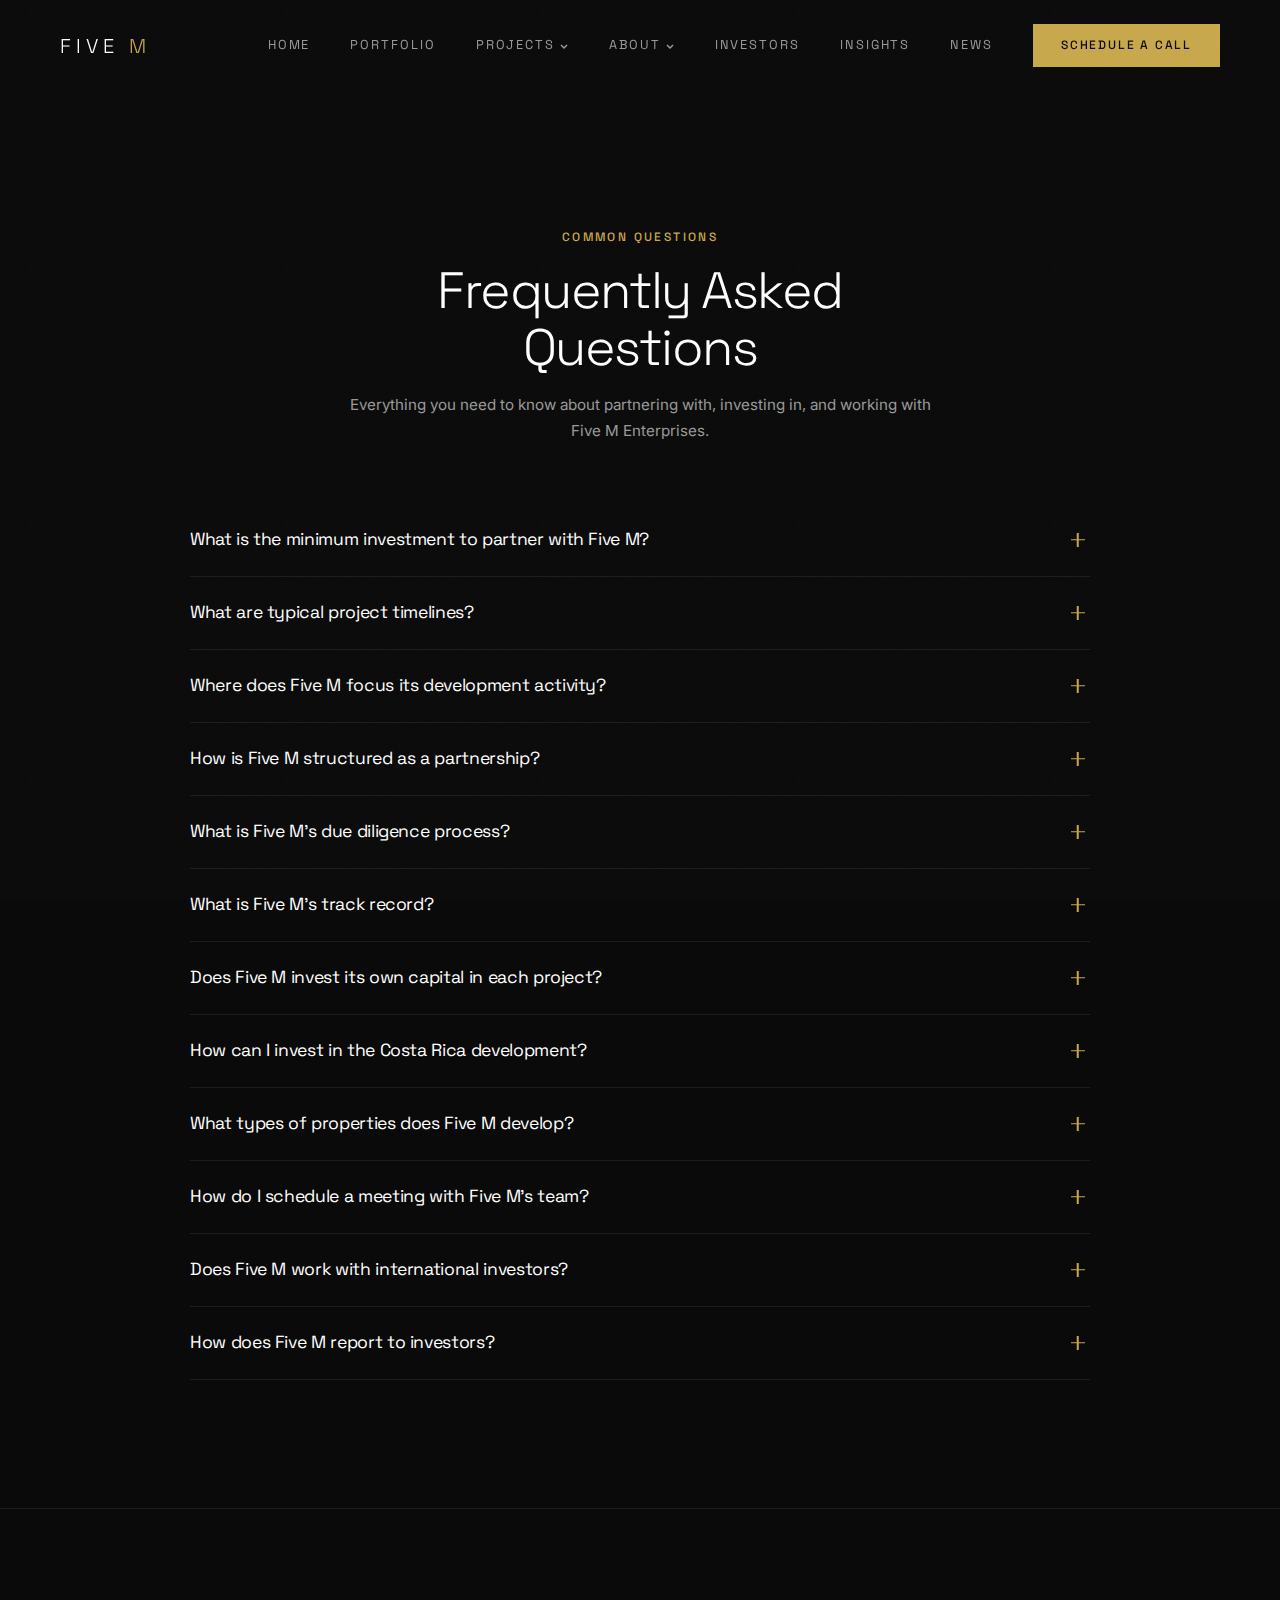
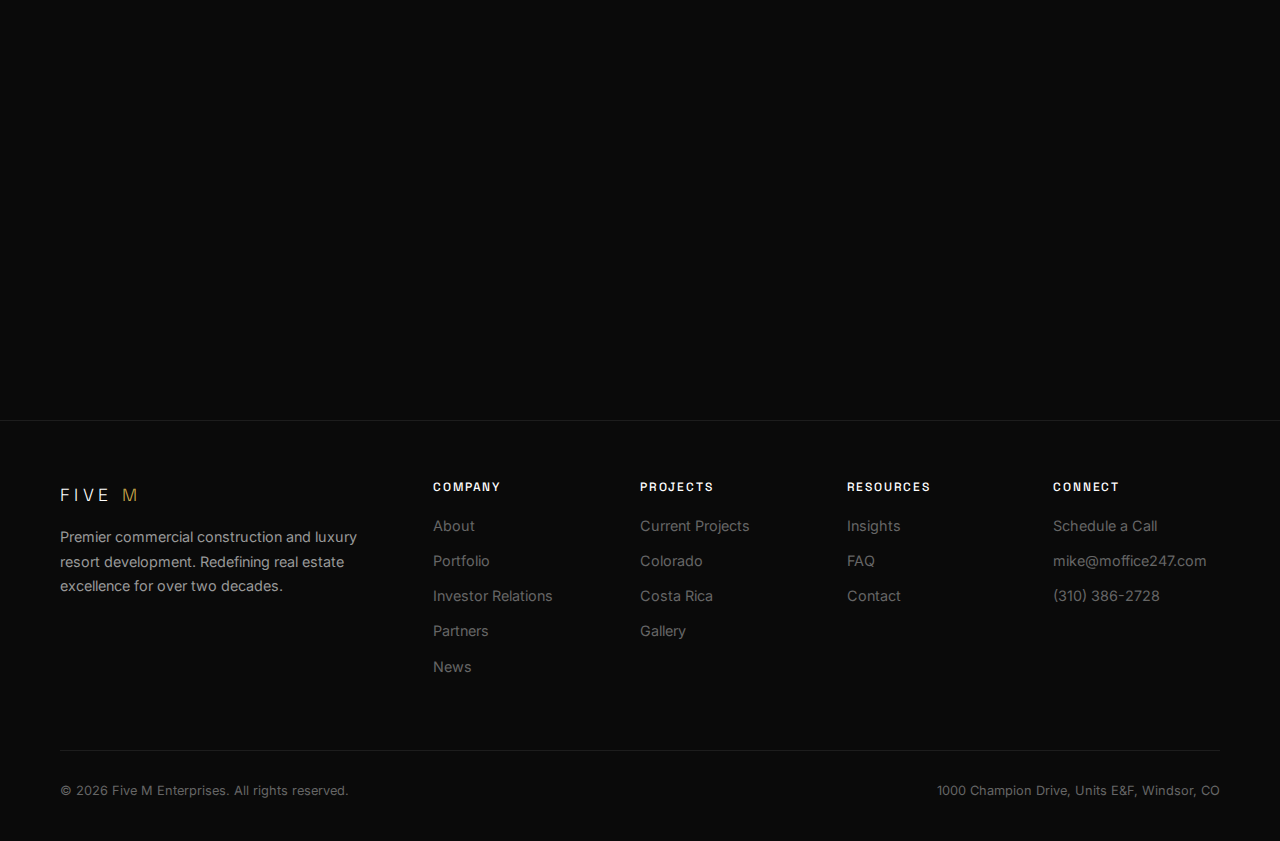
<file: faq.html>
<!DOCTYPE html>
<html lang="en">
<head>
  <!-- Google tag (gtag.js) -->
  <script async src="https://www.googletagmanager.com/gtag/js?id=G-RZJB8C2LK7"></script>
  <script>
    window.dataLayer = window.dataLayer || [];
    function gtag(){dataLayer.push(arguments);}
    gtag('js', new Date());
    gtag('config', 'G-RZJB8C2LK7');
  </script>
  <meta charset="UTF-8">
  <meta name="viewport" content="width=device-width, initial-scale=1.0">
  <title>FAQ — Five M Real Estate | Frequently Asked Questions</title>
  <meta name="description" content="Frequently asked questions about Five M Enterprises — investment minimums, project timelines, partnership structures, and how to get started.">
  <meta property="og:title" content="FAQ — Five M Real Estate">
  <meta property="og:description" content="Answers to common questions about investing with and partnering with Five M Enterprises.">
  <meta property="og:type" content="website">
  <link rel="preconnect" href="https://fonts.googleapis.com">
  <link rel="preconnect" href="https://fonts.gstatic.com" crossorigin>
  <link href="https://fonts.googleapis.com/css2?family=Inter:wght@300;400;500;600&family=Space+Grotesk:wght@300;400;500;600;700&display=swap" rel="stylesheet">
  <link rel="stylesheet" href="css/style.css">
  <link rel="icon" type="image/x-icon" href="favicon.ico">
  <link rel="icon" type="image/svg+xml" href="favicon.svg">
  <link rel="icon" type="image/png" sizes="32x32" href="favicon-32.png">
  <link rel="icon" type="image/png" sizes="16x16" href="favicon-16.png">
  <link rel="apple-touch-icon" sizes="180x180" href="apple-touch-icon.png">
  <script type="application/ld+json">
  {
    "@context": "https://schema.org",
    "@type": "FAQPage",
    "mainEntity": [
      {"@type": "Question", "name": "What is the minimum investment to partner with Five M?", "acceptedAnswer": {"@type": "Answer", "text": "Minimum investment varies by deal structure and project. Equity co-investments typically start at $250,000, preferred equity positions at $500,000, and joint venture partnerships at $1 million or more."}},
      {"@type": "Question", "name": "What are typical project timelines?", "acceptedAnswer": {"@type": "Answer", "text": "Timelines vary by project scope. Commercial developments typically run 18-30 months from groundbreaking to delivery. Mixed-use projects like Windsor City Expansion span 3-4 years. Our Costa Rica resort development has a projected 3-year build cycle."}},
      {"@type": "Question", "name": "Where does Five M focus its development activity?", "acceptedAnswer": {"@type": "Answer", "text": "Five M is currently active in three core markets: Northern Colorado (commercial and mixed-use), Southern California (luxury beachfront residential), and Costa Rica (luxury resort and condotel development)."}}
    ]
  }
  </script>
  <link rel="canonical" href="https://fivemrealestate.com/faq.html">
  <meta property="og:url" content="https://fivemrealestate.com/faq.html">
  <meta property="og:image" content="https://fivemrealestate.com/assets/images/hero-home.jpg">
  <meta name="twitter:card" content="summary_large_image">
  <meta name="twitter:title" content="FAQ — Five M Real Estate">
  <meta name="twitter:description" content="Answers to common questions about investing with and partnering with Five M Enterprises.">
  <meta name="twitter:image" content="https://fivemrealestate.com/assets/images/hero-home.jpg">
</head>
<body>

  <div class="grain"></div>

  <nav class="nav">
    <div class="nav-inner">
      <a href="index.html" class="nav-logo"><span class="nav-logo-text">FIVE <span>M</span></span></a>
      <div class="nav-links">
        <a href="index.html" class="nav-link">Home</a>
        <a href="portfolio.html" class="nav-link">Portfolio</a>
        <div class="nav-dropdown">
          <a href="current-projects.html" class="nav-link">Projects <svg class="nav-dropdown-arrow" viewBox="0 0 10 10" fill="none" stroke="currentColor" stroke-width="1.5"><path d="M2 4l3 3 3-3"/></svg></a>
          <div class="nav-dropdown-menu">
            <a href="current-projects.html">Current Projects</a>
            <a href="costa-rica.html">Costa Rica</a>
            <a href="colorado.html">Colorado</a>
          </div>
        </div>
        <div class="nav-dropdown">
          <a href="about.html" class="nav-link">About <svg class="nav-dropdown-arrow" viewBox="0 0 10 10" fill="none" stroke="currentColor" stroke-width="1.5"><path d="M2 4l3 3 3-3"/></svg></a>
          <div class="nav-dropdown-menu">
            <a href="about.html#story">Our Story</a>
            <a href="about.html#team">Team</a>
          </div>
        </div>
        <a href="investor-relations.html" class="nav-link">Investors</a>
        <a href="insights.html" class="nav-link">Insights</a>
        <a href="news.html" class="nav-link">News</a>
        <a href="contact.html" class="nav-cta">Schedule a Call</a>
      </div>
      <button class="nav-toggle" aria-label="Toggle menu"><span></span><span></span><span></span></button>
    </div>
  </nav>

  <div class="nav-mobile">
    <a href="index.html" class="nav-link">Home</a>
    <a href="portfolio.html" class="nav-link">Portfolio</a>
    <a href="current-projects.html" class="nav-link">Projects</a>
    <a href="about.html" class="nav-link">About</a>
    <a href="investor-relations.html" class="nav-link">Investors</a>
    <a href="insights.html" class="nav-link">Insights</a>
    <a href="news.html" class="nav-link">News</a>
    <a href="partners.html" class="nav-link">Partners</a>
    <a href="gallery.html" class="nav-link">Gallery</a>
    <a href="faq.html" class="nav-link">FAQ</a>
    <a href="contact.html" class="nav-link">Contact</a>
    <a href="contact.html" class="btn btn-primary" style="margin-top: 16px;">Schedule a Call</a>
  </div>

  <!-- Spacer for fixed nav -->
  <div style="height: 100px;"></div>

  <!-- FAQ Section -->
  <section class="section">
    <div class="container">
      <div style="text-align: center; margin-bottom: 60px;" class="reveal">
        <span class="label" style="display: block; margin-bottom: 16px;">Common Questions</span>
        <h1 style="font-size: clamp(2rem, 4vw, 3.5rem);">Frequently Asked<br>Questions</h1>
        <p style="max-width: 600px; margin: 16px auto 0;">Everything you need to know about partnering with, investing in, and working with Five M Enterprises.</p>
      </div>

      <div class="faq-list">

        <div class="faq-item">
          <button class="faq-question" aria-expanded="false">
            <h3>What is the minimum investment to partner with Five M?</h3>
            <div class="faq-icon"></div>
          </button>
          <div class="faq-answer">
            <div class="faq-answer-inner">
              <p>Minimum investment varies by deal structure and project. Equity co-investments typically start at $250,000, preferred equity positions at $500,000, and joint venture partnerships at $1 million or more. We work with individual accredited investors, family offices, and institutional capital. Contact our investor relations team to discuss current opportunities and find the right fit for your investment profile.</p>
            </div>
          </div>
        </div>

        <div class="faq-item">
          <button class="faq-question" aria-expanded="false">
            <h3>What are typical project timelines?</h3>
            <div class="faq-icon"></div>
          </button>
          <div class="faq-answer">
            <div class="faq-answer-inner">
              <p>Timelines vary by project scope and complexity. Commercial developments typically run 18-30 months from groundbreaking to delivery. Large-scale mixed-use projects like the Windsor City Expansion span 3-4 years across multiple phases. Our Costa Rica resort development has a projected 3-year build cycle. We provide detailed project schedules and regular progress updates to all investors and partners.</p>
            </div>
          </div>
        </div>

        <div class="faq-item">
          <button class="faq-question" aria-expanded="false">
            <h3>Where does Five M focus its development activity?</h3>
            <div class="faq-icon"></div>
          </button>
          <div class="faq-answer">
            <div class="faq-answer-inner">
              <p>Five M is currently active in three core markets: Northern Colorado (commercial and mixed-use development), Southern California (luxury beachfront residential), and Guanacaste, Costa Rica (luxury resort and condotel development). We intentionally focus on markets where we have deep local knowledge, established relationships, and proven execution capabilities — this geographic discipline is central to our risk management approach.</p>
            </div>
          </div>
        </div>

        <div class="faq-item">
          <button class="faq-question" aria-expanded="false">
            <h3>How is Five M structured as a partnership?</h3>
            <div class="faq-icon"></div>
          </button>
          <div class="faq-answer">
            <div class="faq-answer-inner">
              <p>Each development is typically structured as a separate special purpose entity (SPE), most commonly a limited liability company. Five M serves as the managing member/general partner and co-invests alongside limited partners. This structure provides investors with liability protection, pass-through tax treatment, and clear governance. Deal-specific terms including preferred returns, promote structures, and distribution waterfalls are detailed in each project's offering documents.</p>
            </div>
          </div>
        </div>

        <div class="faq-item">
          <button class="faq-question" aria-expanded="false">
            <h3>What is Five M's due diligence process?</h3>
            <div class="faq-icon"></div>
          </button>
          <div class="faq-answer">
            <div class="faq-answer-inner">
              <p>Our due diligence process is rigorous and multi-layered. It includes comprehensive market analysis, environmental and geotechnical studies, zoning and entitlement review, financial modeling with multiple scenario analyses, competitive assessments, and engagement of third-party specialists as warranted. We also conduct thorough reviews of all legal, tax, and regulatory considerations specific to each project and jurisdiction. Our commitment is that no capital is deployed until every material risk has been identified and addressed.</p>
            </div>
          </div>
        </div>

        <div class="faq-item">
          <button class="faq-question" aria-expanded="false">
            <h3>What is Five M's track record?</h3>
            <div class="faq-icon"></div>
          </button>
          <div class="faq-answer">
            <div class="faq-answer-inner">
              <p>Over 20+ years, Five M has completed 54 projects with a total developed value exceeding $560 million. Our average net IRR to investors is 22%, with an average equity multiple of 1.9x. We have never lost investor principal on a completed project. Our portfolio spans commercial, residential, resort, and mixed-use developments across three countries. Detailed track record documentation is available to qualified investors upon request.</p>
            </div>
          </div>
        </div>

        <div class="faq-item">
          <button class="faq-question" aria-expanded="false">
            <h3>Does Five M invest its own capital in each project?</h3>
            <div class="faq-icon"></div>
          </button>
          <div class="faq-answer">
            <div class="faq-answer-inner">
              <p>Yes. Alignment of interests is a core principle at Five M. Our principals invest meaningful personal capital alongside our partners in every project we undertake. Typically, Five M's co-investment represents 5-15% of total project equity. This ensures that our team's financial interests are directly tied to the success of each development and that we share in both the upside and the risk.</p>
            </div>
          </div>
        </div>

        <div class="faq-item">
          <button class="faq-question" aria-expanded="false">
            <h3>How can I invest in the Costa Rica development?</h3>
            <div class="faq-icon"></div>
          </button>
          <div class="faq-answer">
            <div class="faq-answer-inner">
              <p>Our Costa Rica resort development is currently in the planning and capitalization phase, with multiple investment tranches available. We're seeking equity partners, preferred equity investors, and strategic hospitality partners for this $220M project. Contact our investor relations team for the project memorandum, financial projections, and partnership details. International investors are welcome.</p>
            </div>
          </div>
        </div>

        <div class="faq-item">
          <button class="faq-question" aria-expanded="false">
            <h3>What types of properties does Five M develop?</h3>
            <div class="faq-icon"></div>
          </button>
          <div class="faq-answer">
            <div class="faq-answer-inner">
              <p>Five M's development expertise spans four primary asset classes: commercial (Class A office, retail, industrial, and flex space), mixed-use (the integration of hospitality, retail, dining, and residential in master-planned communities), luxury residential (bespoke beachfront homes), and resort/hospitality (boutique hotels and condotel communities). This diversification across asset types, combined with our geographic focus, creates a balanced risk profile.</p>
            </div>
          </div>
        </div>

        <div class="faq-item">
          <button class="faq-question" aria-expanded="false">
            <h3>How do I schedule a meeting with Five M's team?</h3>
            <div class="faq-icon"></div>
          </button>
          <div class="faq-answer">
            <div class="faq-answer-inner">
              <p>We make it easy to connect. You can <a href="contact.html" style="color: var(--color-accent);">schedule a consultation</a> directly through our website using our online booking tool, email us at mike@moffice247.com, or call (310) 386-2728. Our team is based in 1000 Champion Drive, Units E&F, Windsor, CO, and we welcome both in-person and virtual meetings. We typically respond to inquiries within 24 hours.</p>
            </div>
          </div>
        </div>

        <div class="faq-item">
          <button class="faq-question" aria-expanded="false">
            <h3>Does Five M work with international investors?</h3>
            <div class="faq-icon"></div>
          </button>
          <div class="faq-answer">
            <div class="faq-answer-inner">
              <p>Absolutely. We have experience structuring investments for international capital, including appropriate entity structures, tax treaty considerations, and FIRPTA compliance for US-based assets. Our Costa Rica development is specifically designed to accommodate international investors with favorable local tax treatment. Our legal partners specialize in cross-border real estate transactions.</p>
            </div>
          </div>
        </div>

        <div class="faq-item">
          <button class="faq-question" aria-expanded="false">
            <h3>How does Five M report to investors?</h3>
            <div class="faq-icon"></div>
          </button>
          <div class="faq-answer">
            <div class="faq-answer-inner">
              <p>Transparency is paramount. Active investors receive quarterly financial reports, monthly construction progress updates (for projects under development), annual K-1 tax documents, and ad-hoc communications for material developments. We also host semi-annual investor calls and provide access to a secure investor portal with real-time project dashboards and document archives.</p>
            </div>
          </div>
        </div>

      </div>
    </div>
  </section>

  <!-- CTA -->
  <section class="cta-section section" style="border-top: 1px solid var(--color-border);">
    <div class="container">
      <div class="cta-inner reveal">
        <span class="label">Still Have Questions?</span>
        <h2>Let's Talk</h2>
        <p>Our team is happy to answer any additional questions about our projects, investment opportunities, or partnership structures.</p>
        <a href="contact.html" class="btn btn-primary">
          Contact Us
          <svg class="btn-icon" width="16" height="16" viewBox="0 0 24 24" fill="none" stroke="currentColor" stroke-width="2"><path d="M5 12h14M12 5l7 7-7 7"/></svg>
        </a>
      </div>
    </div>
  </section>

  <!-- Footer -->
  <footer class="footer">
    <div class="container">
      <div class="footer-grid-expanded">
        <div class="footer-brand">
          <span class="nav-logo-text" style="font-size: 1.1rem;">FIVE <span style="color: var(--color-accent);">M</span></span>
          <p>Premier commercial construction and luxury resort development. Redefining real estate excellence for over two decades.</p>
        </div>
        <div>
          <h4 class="footer-heading">Company</h4>
          <a href="about.html" class="footer-link">About</a>
          <a href="portfolio.html" class="footer-link">Portfolio</a>
          <a href="investor-relations.html" class="footer-link">Investor Relations</a>
          <a href="partners.html" class="footer-link">Partners</a>
          <a href="news.html" class="footer-link">News</a>
        </div>
        <div>
          <h4 class="footer-heading">Projects</h4>
          <a href="current-projects.html" class="footer-link">Current Projects</a>
          <a href="colorado.html" class="footer-link">Colorado</a>
          <a href="costa-rica.html" class="footer-link">Costa Rica</a>
          <a href="gallery.html" class="footer-link">Gallery</a>
        </div>
        <div>
          <h4 class="footer-heading">Resources</h4>
          <a href="insights.html" class="footer-link">Insights</a>
          <a href="faq.html" class="footer-link">FAQ</a>
          <a href="contact.html" class="footer-link">Contact</a>
        </div>
        <div>
          <h4 class="footer-heading">Connect</h4>
          <a href="contact.html" class="footer-link">Schedule a Call</a>
          <a href="mailto:mike@moffice247.com" class="footer-link">mike@moffice247.com</a>
          <a href="tel:+1-310-386-2728" class="footer-link">(310) 386-2728</a>
        </div>
      </div>
      <div class="footer-bottom">
        <span>&copy; 2026 Five M Enterprises. All rights reserved.</span>
        <span>1000 Champion Drive, Units E&F, Windsor, CO</span>
      </div>
    </div>
  </footer>

  <script src="js/main.js"></script>
  <script>
    // FAQ Accordion
    document.querySelectorAll('.faq-question').forEach(btn => {
      btn.addEventListener('click', () => {
        const item = btn.parentElement;
        const isActive = item.classList.contains('active');
        // Close all
        document.querySelectorAll('.faq-item').forEach(i => i.classList.remove('active'));
        document.querySelectorAll('.faq-question').forEach(b => b.setAttribute('aria-expanded', 'false'));
        // Open clicked if wasn't active
        if (!isActive) {
          item.classList.add('active');
          btn.setAttribute('aria-expanded', 'true');
        }
      });
    });
  </script>
</body>
</html>
</file>
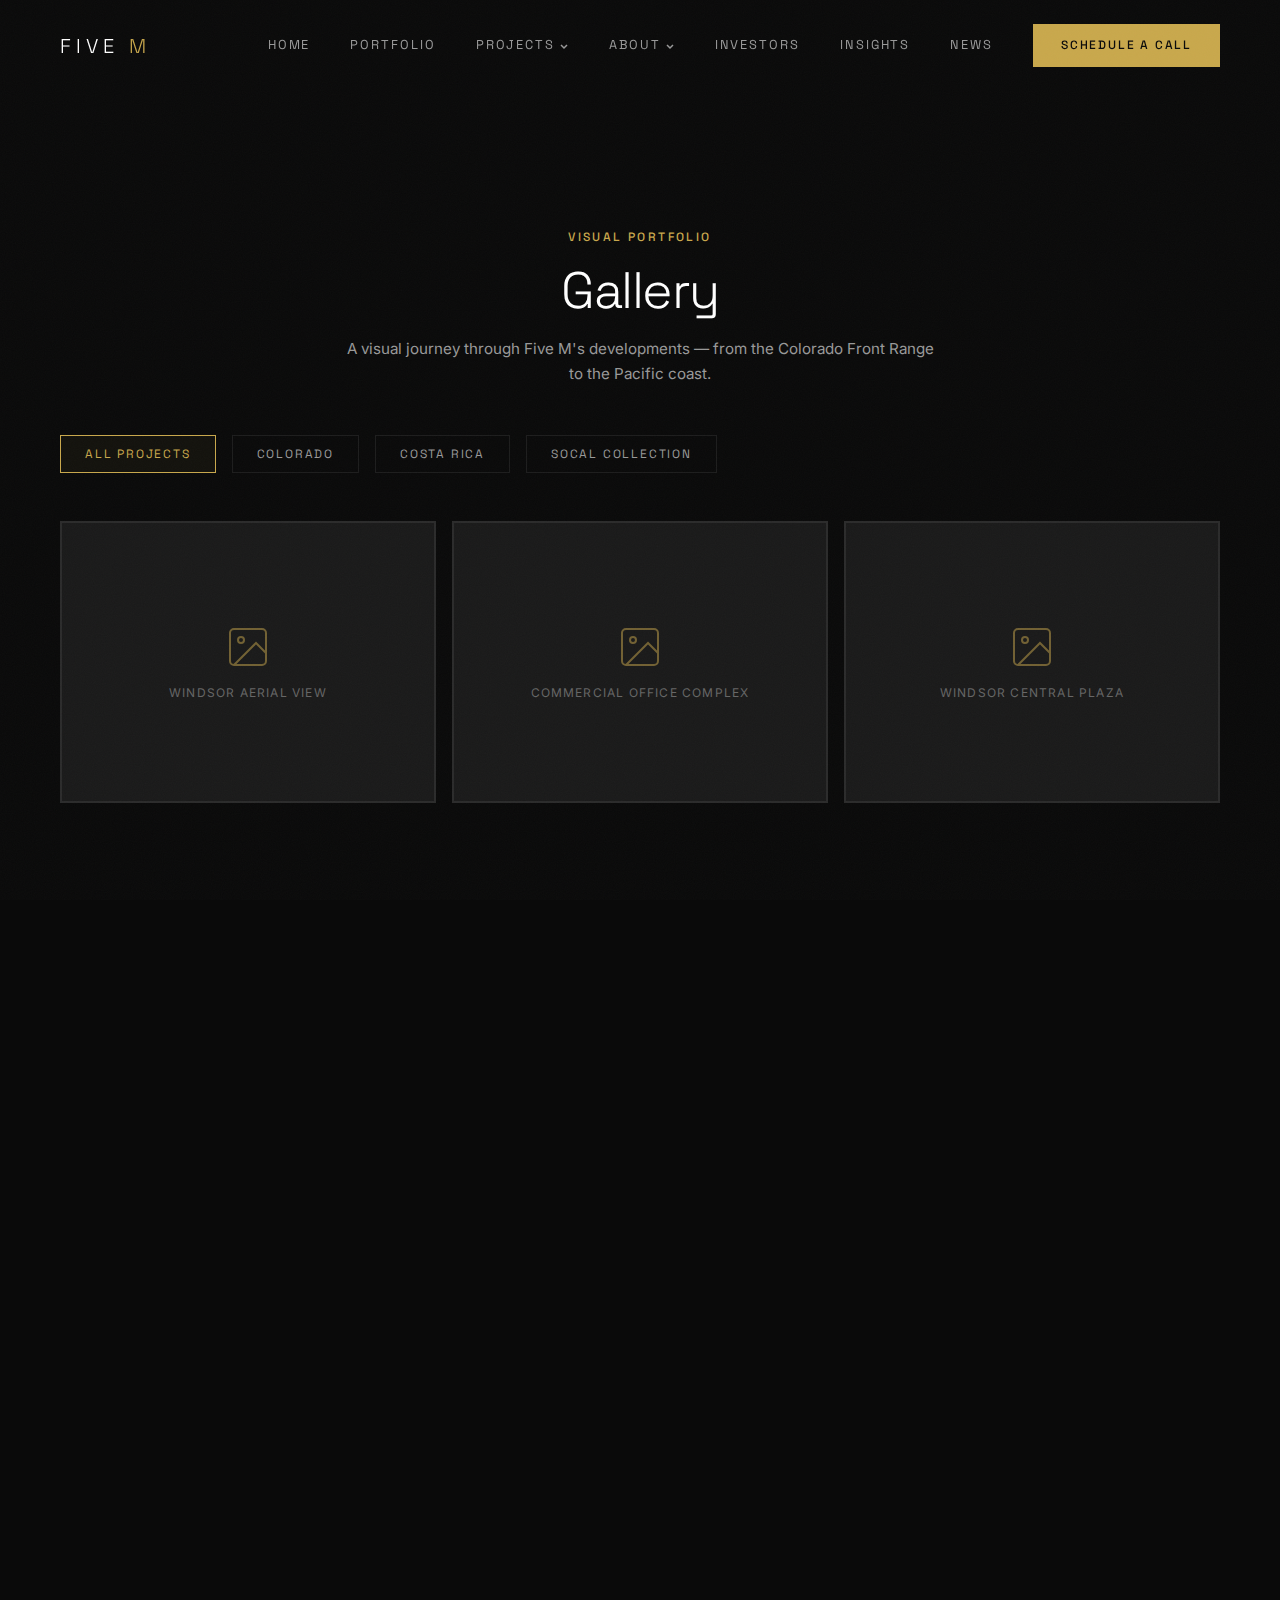
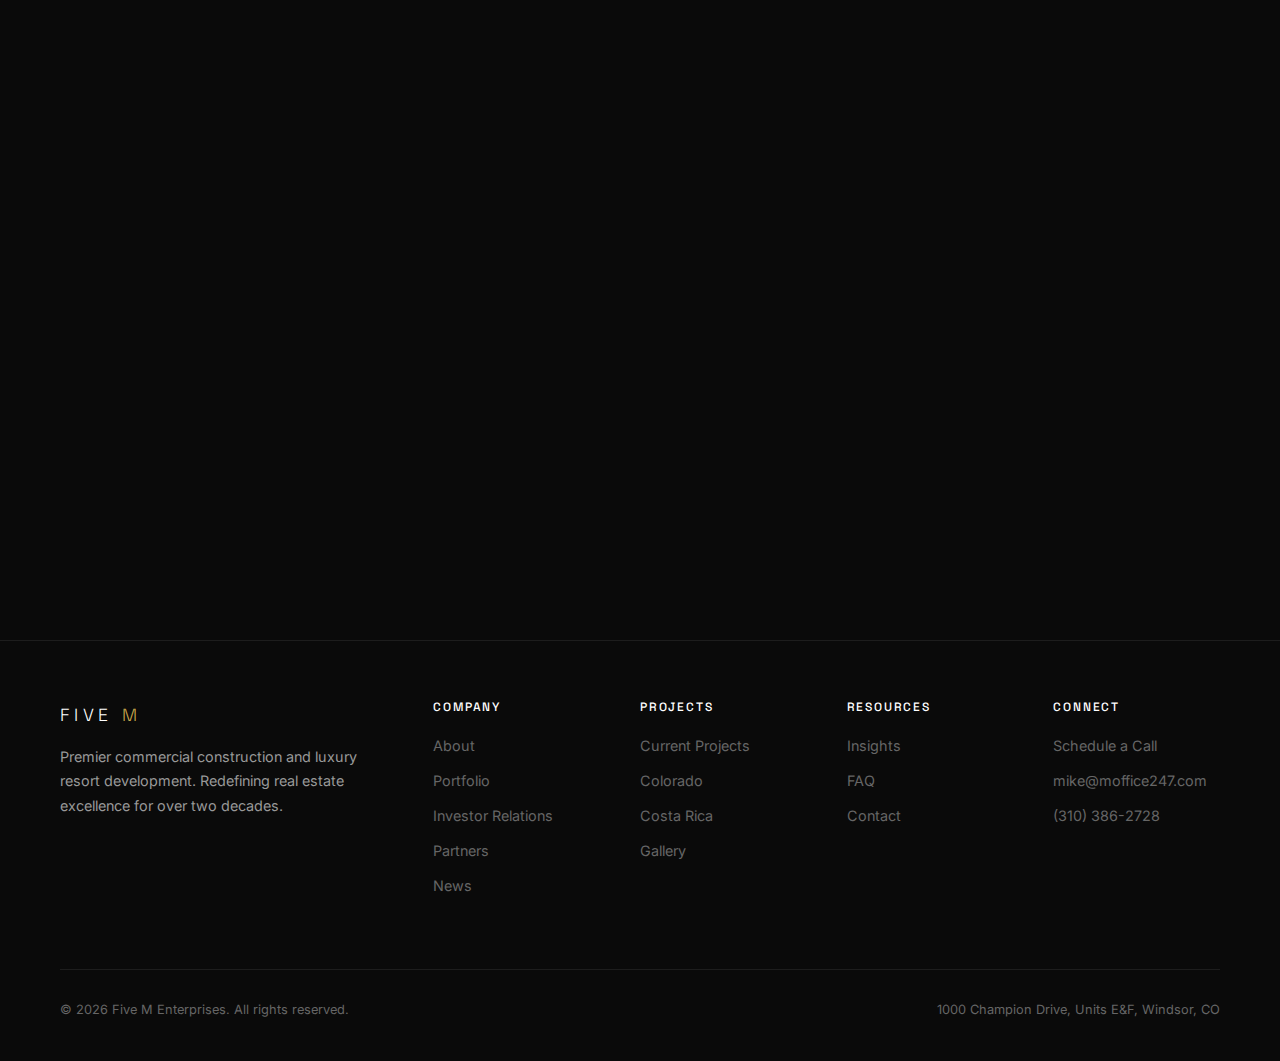
<file: gallery.html>
<!DOCTYPE html>
<html lang="en">
<head>
  <!-- Google tag (gtag.js) -->
  <script async src="https://www.googletagmanager.com/gtag/js?id=G-RZJB8C2LK7"></script>
  <script>
    window.dataLayer = window.dataLayer || [];
    function gtag(){dataLayer.push(arguments);}
    gtag('js', new Date());
    gtag('config', 'G-RZJB8C2LK7');
  </script>
  <meta charset="UTF-8">
  <meta name="viewport" content="width=device-width, initial-scale=1.0">
  <title>Gallery — Five M Real Estate | Project Photography & Media</title>
  <meta name="description" content="Browse Five M's gallery of development photography, project renderings, and media from Colorado, Costa Rica, and Southern California projects.">
  <meta property="og:title" content="Gallery — Five M Real Estate">
  <meta property="og:description" content="Visual showcase of Five M's luxury and commercial real estate developments.">
  <meta property="og:type" content="website">
  <link rel="preconnect" href="https://fonts.googleapis.com">
  <link rel="preconnect" href="https://fonts.gstatic.com" crossorigin>
  <link href="https://fonts.googleapis.com/css2?family=Inter:wght@300;400;500;600&family=Space+Grotesk:wght@300;400;500;600;700&display=swap" rel="stylesheet">
  <link rel="stylesheet" href="css/style.css">
  <link rel="icon" type="image/x-icon" href="favicon.ico">
  <link rel="icon" type="image/svg+xml" href="favicon.svg">
  <link rel="icon" type="image/png" sizes="32x32" href="favicon-32.png">
  <link rel="icon" type="image/png" sizes="16x16" href="favicon-16.png">
  <link rel="apple-touch-icon" sizes="180x180" href="apple-touch-icon.png">
  <link rel="canonical" href="https://fivemrealestate.com/gallery.html">
  <meta property="og:url" content="https://fivemrealestate.com/gallery.html">
  <meta property="og:image" content="https://fivemrealestate.com/assets/images/hero-home.jpg">
  <meta name="twitter:card" content="summary_large_image">
  <meta name="twitter:title" content="Project Gallery — Five M Real Estate">
  <meta name="twitter:description" content="Visual showcase of Five M's luxury and commercial real estate developments.">
  <meta name="twitter:image" content="https://fivemrealestate.com/assets/images/hero-home.jpg">
  <script type="application/ld+json">
  {
    "@context": "https://schema.org",
    "@type": "WebPage",
    "name": "Project Gallery — Five M Real Estate",
    "description": "Visual showcase of Five M's luxury and commercial real estate developments.",
    "url": "https://fivemrealestate.com/gallery.html",
    "publisher": {"@type": "Organization", "name": "Five M Enterprises", "url": "https://fivemrealestate.com"}
  }
  </script>
</head>
<body>

  <div class="grain"></div>

  <nav class="nav">
    <div class="nav-inner">
      <a href="index.html" class="nav-logo"><span class="nav-logo-text">FIVE <span>M</span></span></a>
      <div class="nav-links">
        <a href="index.html" class="nav-link">Home</a>
        <a href="portfolio.html" class="nav-link">Portfolio</a>
        <div class="nav-dropdown">
          <a href="current-projects.html" class="nav-link">Projects <svg class="nav-dropdown-arrow" viewBox="0 0 10 10" fill="none" stroke="currentColor" stroke-width="1.5"><path d="M2 4l3 3 3-3"/></svg></a>
          <div class="nav-dropdown-menu">
            <a href="current-projects.html">Current Projects</a>
            <a href="costa-rica.html">Costa Rica</a>
            <a href="colorado.html">Colorado</a>
          </div>
        </div>
        <div class="nav-dropdown">
          <a href="about.html" class="nav-link">About <svg class="nav-dropdown-arrow" viewBox="0 0 10 10" fill="none" stroke="currentColor" stroke-width="1.5"><path d="M2 4l3 3 3-3"/></svg></a>
          <div class="nav-dropdown-menu">
            <a href="about.html#story">Our Story</a>
            <a href="about.html#team">Team</a>
          </div>
        </div>
        <a href="investor-relations.html" class="nav-link">Investors</a>
        <a href="insights.html" class="nav-link">Insights</a>
        <a href="news.html" class="nav-link">News</a>
        <a href="contact.html" class="nav-cta">Schedule a Call</a>
      </div>
      <button class="nav-toggle" aria-label="Toggle menu"><span></span><span></span><span></span></button>
    </div>
  </nav>

  <div class="nav-mobile">
    <a href="index.html" class="nav-link">Home</a>
    <a href="portfolio.html" class="nav-link">Portfolio</a>
    <a href="current-projects.html" class="nav-link">Projects</a>
    <a href="about.html" class="nav-link">About</a>
    <a href="investor-relations.html" class="nav-link">Investors</a>
    <a href="insights.html" class="nav-link">Insights</a>
    <a href="news.html" class="nav-link">News</a>
    <a href="partners.html" class="nav-link">Partners</a>
    <a href="gallery.html" class="nav-link">Gallery</a>
    <a href="faq.html" class="nav-link">FAQ</a>
    <a href="contact.html" class="nav-link">Contact</a>
    <a href="contact.html" class="btn btn-primary" style="margin-top: 16px;">Schedule a Call</a>
  </div>

  <!-- Spacer for fixed nav -->
  <div style="height: 100px;"></div>

  <!-- Gallery Section -->
  <section class="section">
    <div class="container">
      <div style="text-align: center; margin-bottom: 48px;" class="reveal">
        <span class="label" style="display: block; margin-bottom: 16px;">Visual Portfolio</span>
        <h1 style="font-size: clamp(2rem, 4vw, 3.5rem);">Gallery</h1>
        <p style="max-width: 600px; margin: 16px auto 0;">A visual journey through Five M's developments — from the Colorado Front Range to the Pacific coast.</p>
      </div>

      <!-- Filter -->
      <div class="gallery-filter reveal">
        <button class="gallery-filter-btn active" data-filter="all">All Projects</button>
        <button class="gallery-filter-btn" data-filter="colorado">Colorado</button>
        <button class="gallery-filter-btn" data-filter="costa-rica">Costa Rica</button>
        <button class="gallery-filter-btn" data-filter="socal">SoCal Collection</button>
      </div>

      <!-- Grid -->
      <div class="gallery-grid">

        <!-- Colorado -->
        <div class="gallery-item reveal" data-category="colorado">
          <div class="image-placeholder">
            <svg viewBox="0 0 24 24" fill="none" stroke="currentColor" stroke-width="1"><rect x="3" y="3" width="18" height="18" rx="2"/><circle cx="8.5" cy="8.5" r="1.5"/><path d="M21 15l-5-5L5 21"/></svg>
            <span>Windsor Aerial View</span>
          </div>
          <div class="gallery-item-overlay"><span>Windsor City Expansion</span></div>
        </div>

        <div class="gallery-item reveal" data-category="colorado">
          <div class="image-placeholder">
            <svg viewBox="0 0 24 24" fill="none" stroke="currentColor" stroke-width="1"><rect x="3" y="3" width="18" height="18" rx="2"/><circle cx="8.5" cy="8.5" r="1.5"/><path d="M21 15l-5-5L5 21"/></svg>
            <span>Commercial Office Complex</span>
          </div>
          <div class="gallery-item-overlay"><span>NoCo Office Portfolio</span></div>
        </div>

        <div class="gallery-item reveal" data-category="colorado">
          <div class="image-placeholder">
            <svg viewBox="0 0 24 24" fill="none" stroke="currentColor" stroke-width="1"><rect x="3" y="3" width="18" height="18" rx="2"/><circle cx="8.5" cy="8.5" r="1.5"/><path d="M21 15l-5-5L5 21"/></svg>
            <span>Windsor Central Plaza</span>
          </div>
          <div class="gallery-item-overlay"><span>Community Design</span></div>
        </div>

        <!-- Costa Rica -->
        <div class="gallery-item reveal" data-category="costa-rica">
          <div class="image-placeholder">
            <svg viewBox="0 0 24 24" fill="none" stroke="currentColor" stroke-width="1"><rect x="3" y="3" width="18" height="18" rx="2"/><circle cx="8.5" cy="8.5" r="1.5"/><path d="M21 15l-5-5L5 21"/></svg>
            <span>Resort Master Plan</span>
          </div>
          <div class="gallery-item-overlay"><span>Costa Rica Resort</span></div>
        </div>

        <div class="gallery-item reveal" data-category="costa-rica">
          <div class="image-placeholder">
            <svg viewBox="0 0 24 24" fill="none" stroke="currentColor" stroke-width="1"><rect x="3" y="3" width="18" height="18" rx="2"/><circle cx="8.5" cy="8.5" r="1.5"/><path d="M21 15l-5-5L5 21"/></svg>
            <span>Beachfront Villa Rendering</span>
          </div>
          <div class="gallery-item-overlay"><span>Oceanview Villas</span></div>
        </div>

        <div class="gallery-item reveal" data-category="costa-rica">
          <div class="image-placeholder">
            <svg viewBox="0 0 24 24" fill="none" stroke="currentColor" stroke-width="1"><rect x="3" y="3" width="18" height="18" rx="2"/><circle cx="8.5" cy="8.5" r="1.5"/><path d="M21 15l-5-5L5 21"/></svg>
            <span>Guanacaste Coastline</span>
          </div>
          <div class="gallery-item-overlay"><span>Development Site</span></div>
        </div>

        <!-- SoCal -->
        <div class="gallery-item reveal" data-category="socal">
          <div class="image-placeholder">
            <svg viewBox="0 0 24 24" fill="none" stroke="currentColor" stroke-width="1"><rect x="3" y="3" width="18" height="18" rx="2"/><circle cx="8.5" cy="8.5" r="1.5"/><path d="M21 15l-5-5L5 21"/></svg>
            <span>Beachfront Exterior</span>
          </div>
          <div class="gallery-item-overlay"><span>SoCal Residence</span></div>
        </div>

        <div class="gallery-item reveal" data-category="socal">
          <div class="image-placeholder">
            <svg viewBox="0 0 24 24" fill="none" stroke="currentColor" stroke-width="1"><rect x="3" y="3" width="18" height="18" rx="2"/><circle cx="8.5" cy="8.5" r="1.5"/><path d="M21 15l-5-5L5 21"/></svg>
            <span>Luxury Interior</span>
          </div>
          <div class="gallery-item-overlay"><span>Interior Design</span></div>
        </div>

        <div class="gallery-item reveal" data-category="socal">
          <div class="image-placeholder">
            <svg viewBox="0 0 24 24" fill="none" stroke="currentColor" stroke-width="1"><rect x="3" y="3" width="18" height="18" rx="2"/><circle cx="8.5" cy="8.5" r="1.5"/><path d="M21 15l-5-5L5 21"/></svg>
            <span>Ocean Sunset View</span>
          </div>
          <div class="gallery-item-overlay"><span>Coastal Living</span></div>
        </div>

      </div>

      <!-- Video Placeholder -->
      <div class="video-placeholder reveal">
        <svg viewBox="0 0 24 24" fill="none" stroke="currentColor" stroke-width="1">
          <circle cx="12" cy="12" r="10"/>
          <polygon points="10,8 16,12 10,16" fill="currentColor" stroke="none"/>
        </svg>
        <span>Development Showcase Video — Coming Soon</span>
      </div>

    </div>
  </section>

  <!-- Footer -->
  <footer class="footer">
    <div class="container">
      <div class="footer-grid-expanded">
        <div class="footer-brand">
          <span class="nav-logo-text" style="font-size: 1.1rem;">FIVE <span style="color: var(--color-accent);">M</span></span>
          <p>Premier commercial construction and luxury resort development. Redefining real estate excellence for over two decades.</p>
        </div>
        <div>
          <h4 class="footer-heading">Company</h4>
          <a href="about.html" class="footer-link">About</a>
          <a href="portfolio.html" class="footer-link">Portfolio</a>
          <a href="investor-relations.html" class="footer-link">Investor Relations</a>
          <a href="partners.html" class="footer-link">Partners</a>
          <a href="news.html" class="footer-link">News</a>
        </div>
        <div>
          <h4 class="footer-heading">Projects</h4>
          <a href="current-projects.html" class="footer-link">Current Projects</a>
          <a href="colorado.html" class="footer-link">Colorado</a>
          <a href="costa-rica.html" class="footer-link">Costa Rica</a>
          <a href="gallery.html" class="footer-link">Gallery</a>
        </div>
        <div>
          <h4 class="footer-heading">Resources</h4>
          <a href="insights.html" class="footer-link">Insights</a>
          <a href="faq.html" class="footer-link">FAQ</a>
          <a href="contact.html" class="footer-link">Contact</a>
        </div>
        <div>
          <h4 class="footer-heading">Connect</h4>
          <a href="contact.html" class="footer-link">Schedule a Call</a>
          <a href="mailto:mike@moffice247.com" class="footer-link">mike@moffice247.com</a>
          <a href="tel:+1-310-386-2728" class="footer-link">(310) 386-2728</a>
        </div>
      </div>
      <div class="footer-bottom">
        <span>&copy; 2026 Five M Enterprises. All rights reserved.</span>
        <span>1000 Champion Drive, Units E&F, Windsor, CO</span>
      </div>
    </div>
  </footer>

  <script src="js/main.js"></script>
  <script>
    // Gallery Filter
    document.querySelectorAll('.gallery-filter-btn').forEach(btn => {
      btn.addEventListener('click', () => {
        const filter = btn.dataset.filter;
        document.querySelectorAll('.gallery-filter-btn').forEach(b => b.classList.remove('active'));
        btn.classList.add('active');
        document.querySelectorAll('.gallery-item').forEach(item => {
          if (filter === 'all' || item.dataset.category === filter) {
            item.style.display = '';
          } else {
            item.style.display = 'none';
          }
        });
      });
    });
  </script>
</body>
</html>
</file>
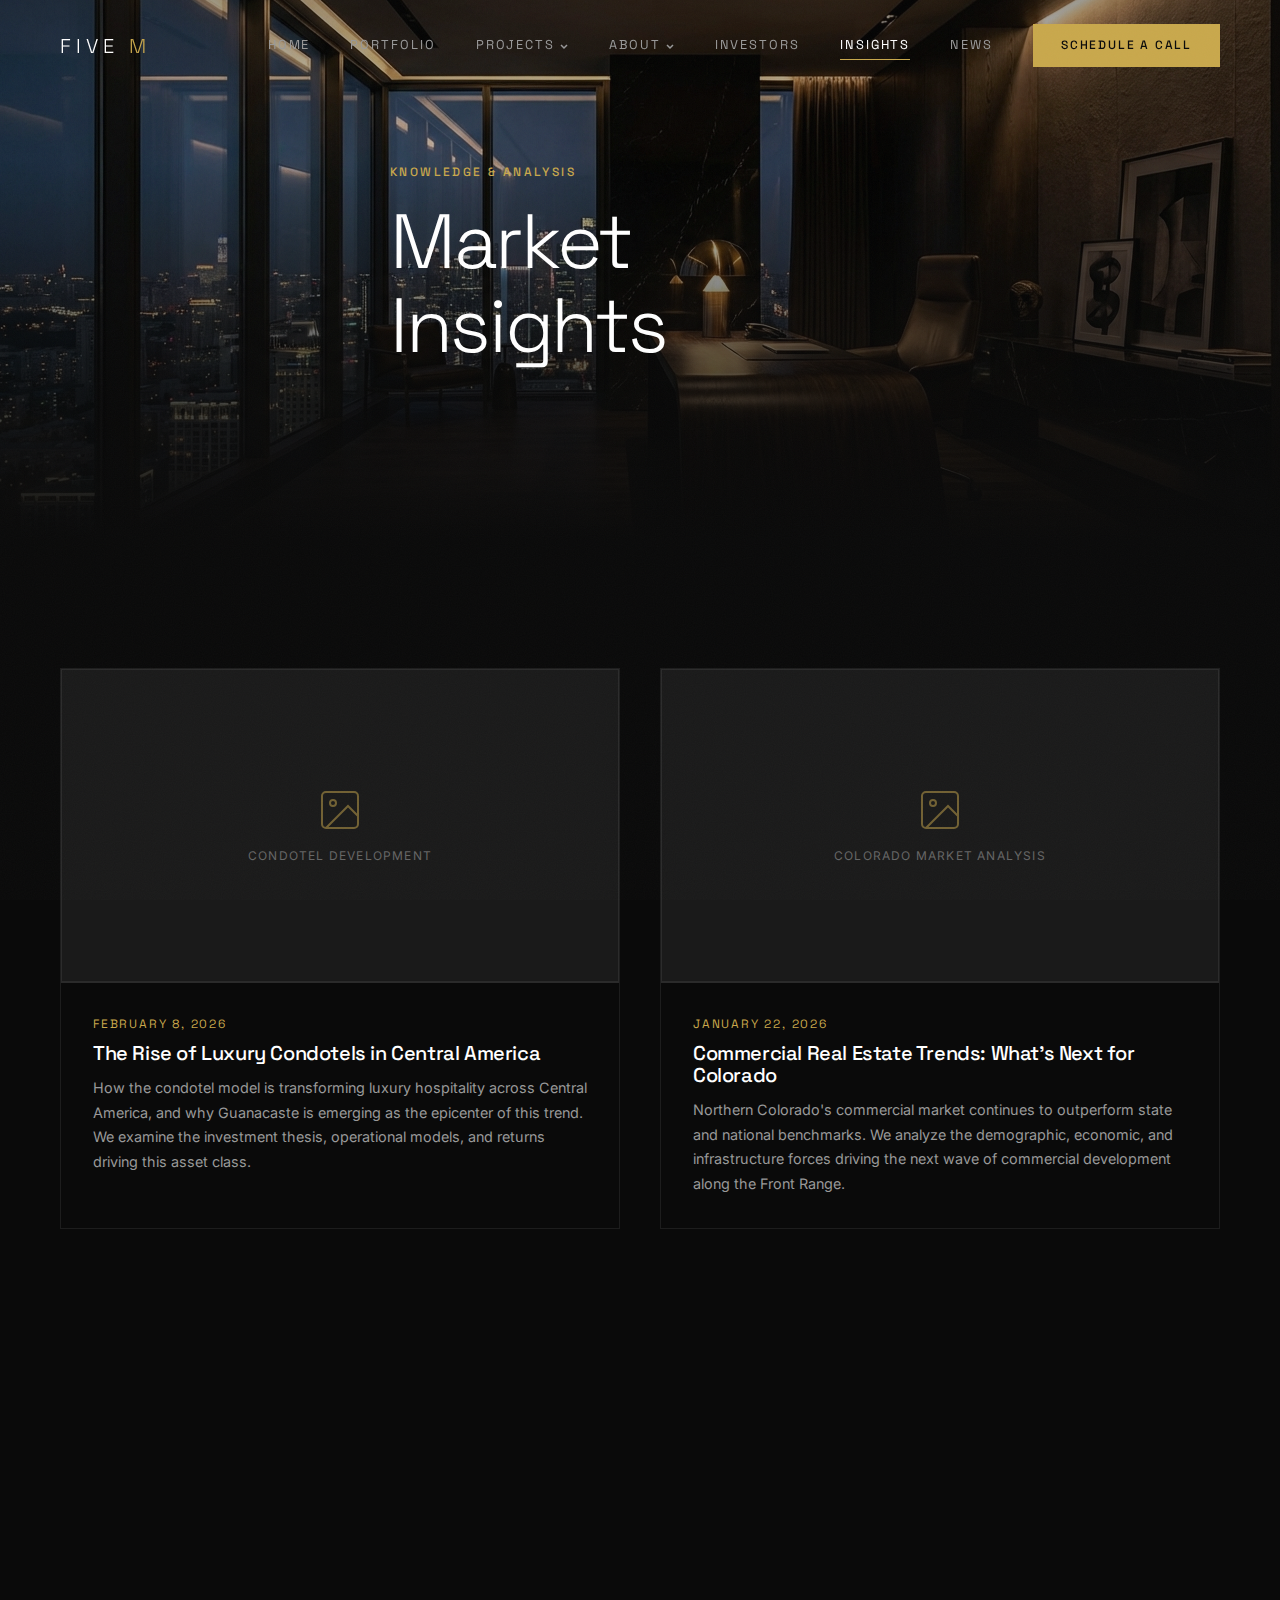
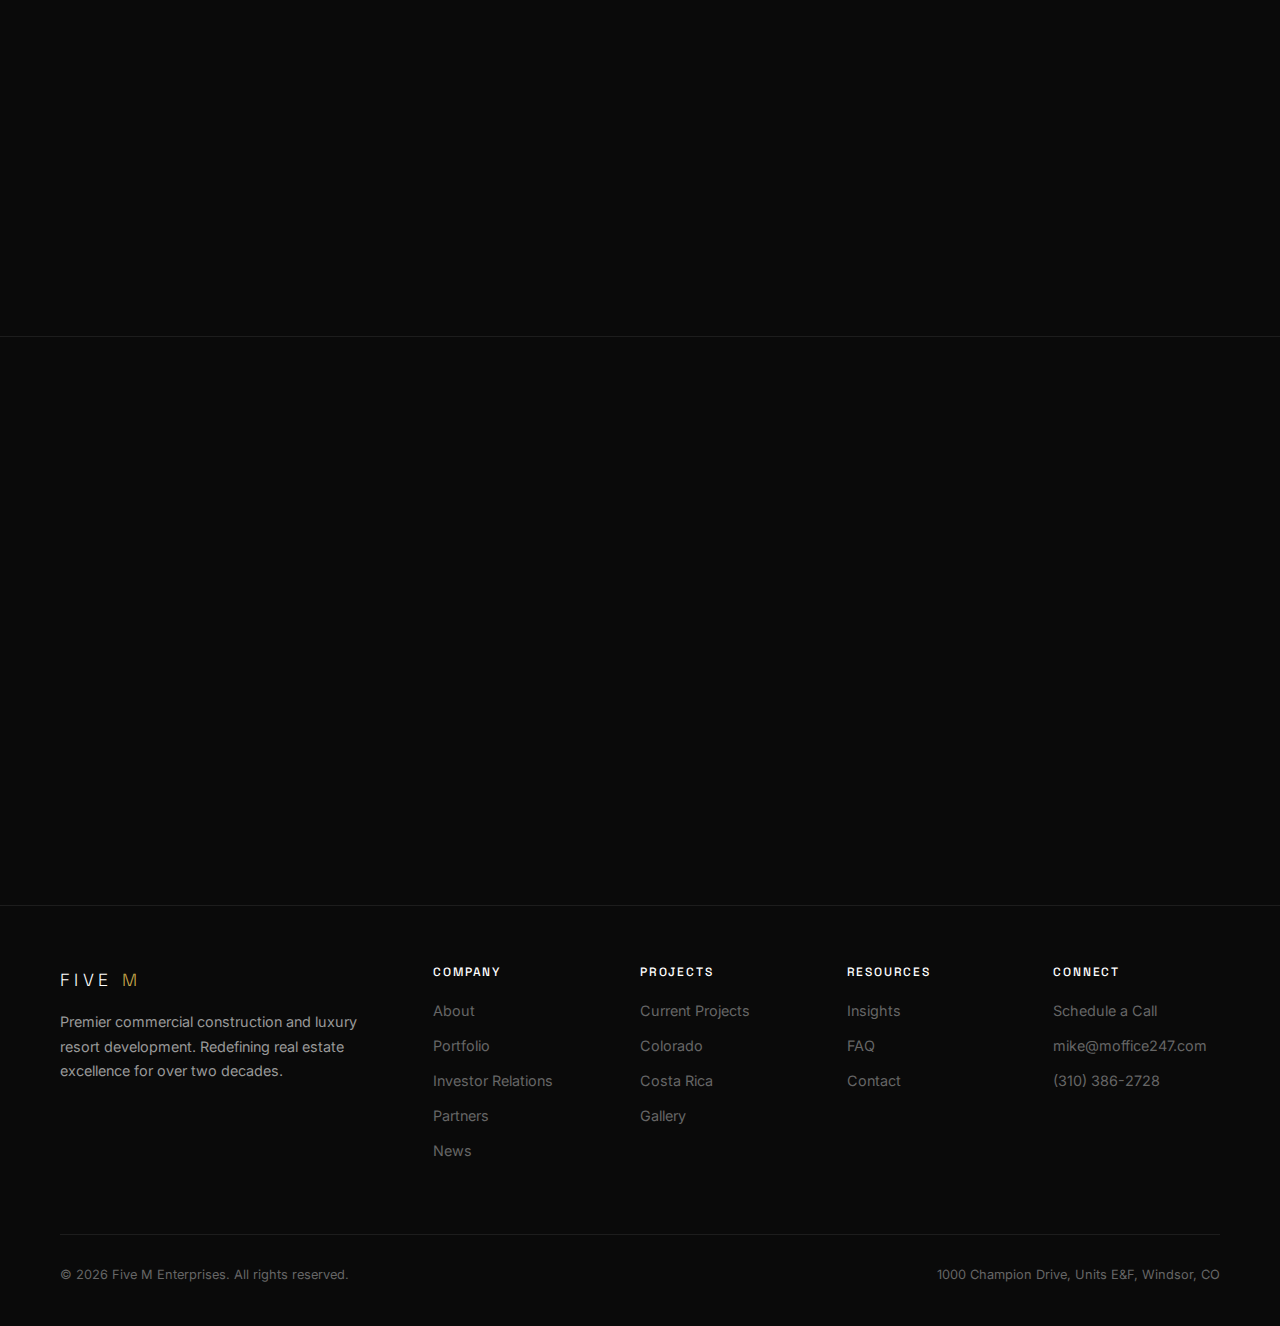
<file: insights.html>
<!DOCTYPE html>
<html lang="en">
<head>
  <!-- Google tag (gtag.js) -->
  <script async src="https://www.googletagmanager.com/gtag/js?id=G-RZJB8C2LK7"></script>
  <script>
    window.dataLayer = window.dataLayer || [];
    function gtag(){dataLayer.push(arguments);}
    gtag('js', new Date());
    gtag('config', 'G-RZJB8C2LK7');
  </script>
  <meta charset="UTF-8">
  <meta name="viewport" content="width=device-width, initial-scale=1.0">
  <title>Market Insights — Five M Real Estate | Industry Analysis & Trends</title>
  <meta name="description" content="Expert market insights from Five M Enterprises covering luxury real estate trends, Colorado commercial markets, and Costa Rica investment opportunities.">
  <meta property="og:title" content="Market Insights — Five M Real Estate">
  <meta property="og:description" content="Expert analysis on luxury real estate, commercial development, and international investment trends.">
  <meta property="og:type" content="website">
  <link rel="preconnect" href="https://fonts.googleapis.com">
  <link rel="preconnect" href="https://fonts.gstatic.com" crossorigin>
  <link href="https://fonts.googleapis.com/css2?family=Inter:wght@300;400;500;600&family=Space+Grotesk:wght@300;400;500;600;700&display=swap" rel="stylesheet">
  <link rel="stylesheet" href="css/style.css">
  <link rel="icon" type="image/x-icon" href="favicon.ico">
  <link rel="icon" type="image/svg+xml" href="favicon.svg">
  <link rel="icon" type="image/png" sizes="32x32" href="favicon-32.png">
  <link rel="icon" type="image/png" sizes="16x16" href="favicon-16.png">
  <link rel="apple-touch-icon" sizes="180x180" href="apple-touch-icon.png">
  <link rel="canonical" href="https://fivemrealestate.com/insights.html">
  <meta property="og:url" content="https://fivemrealestate.com/insights.html">
  <meta property="og:image" content="https://fivemrealestate.com/assets/images/hero-home.jpg">
  <meta name="twitter:card" content="summary_large_image">
  <meta name="twitter:title" content="Market Insights — Five M Real Estate">
  <meta name="twitter:description" content="Expert analysis on luxury real estate, commercial development, and international investment trends.">
  <meta name="twitter:image" content="https://fivemrealestate.com/assets/images/hero-home.jpg">
  <script type="application/ld+json">
  {
    "@context": "https://schema.org",
    "@type": "WebPage",
    "name": "Market Insights — Five M Real Estate",
    "description": "Expert analysis on luxury real estate, commercial development, and international investment trends.",
    "url": "https://fivemrealestate.com/insights.html",
    "publisher": {"@type": "Organization", "name": "Five M Enterprises", "url": "https://fivemrealestate.com"}
  }
  </script>
</head>
<body>

  <div class="grain"></div>

  <nav class="nav">
    <div class="nav-inner">
      <a href="index.html" class="nav-logo"><span class="nav-logo-text">FIVE <span>M</span></span></a>
      <div class="nav-links">
        <a href="index.html" class="nav-link">Home</a>
        <a href="portfolio.html" class="nav-link">Portfolio</a>
        <div class="nav-dropdown">
          <a href="current-projects.html" class="nav-link">Projects <svg class="nav-dropdown-arrow" viewBox="0 0 10 10" fill="none" stroke="currentColor" stroke-width="1.5"><path d="M2 4l3 3 3-3"/></svg></a>
          <div class="nav-dropdown-menu">
            <a href="current-projects.html">Current Projects</a>
            <a href="costa-rica.html">Costa Rica</a>
            <a href="colorado.html">Colorado</a>
          </div>
        </div>
        <div class="nav-dropdown">
          <a href="about.html" class="nav-link">About <svg class="nav-dropdown-arrow" viewBox="0 0 10 10" fill="none" stroke="currentColor" stroke-width="1.5"><path d="M2 4l3 3 3-3"/></svg></a>
          <div class="nav-dropdown-menu">
            <a href="about.html#story">Our Story</a>
            <a href="about.html#team">Team</a>
          </div>
        </div>
        <a href="investor-relations.html" class="nav-link">Investors</a>
        <a href="insights.html" class="nav-link active">Insights</a>
        <a href="news.html" class="nav-link">News</a>
        <a href="contact.html" class="nav-cta">Schedule a Call</a>
      </div>
      <button class="nav-toggle" aria-label="Toggle menu"><span></span><span></span><span></span></button>
    </div>
  </nav>

  <div class="nav-mobile">
    <a href="index.html" class="nav-link">Home</a>
    <a href="portfolio.html" class="nav-link">Portfolio</a>
    <a href="current-projects.html" class="nav-link">Projects</a>
    <a href="about.html" class="nav-link">About</a>
    <a href="investor-relations.html" class="nav-link">Investors</a>
    <a href="insights.html" class="nav-link">Insights</a>
    <a href="news.html" class="nav-link">News</a>
    <a href="partners.html" class="nav-link">Partners</a>
    <a href="gallery.html" class="nav-link">Gallery</a>
    <a href="faq.html" class="nav-link">FAQ</a>
    <a href="contact.html" class="nav-link">Contact</a>
    <a href="contact.html" class="btn btn-primary" style="margin-top: 16px;">Schedule a Call</a>
  </div>

  <!-- Page Hero -->
  <section class="page-hero">
    <div class="hero-bg">
      <img src="assets/images/hero-portfolio.jpg" alt="Five M market insights and industry analysis" loading="eager">
    </div>
    <div class="container">
      <div class="page-hero-content">
        <span class="label">Knowledge & Analysis</span>
        <h1>Market<br>Insights</h1>
        <p class="hero-subtitle" style="margin-top: 16px; max-width: 500px;">Expert perspectives on the markets, trends, and opportunities shaping luxury and commercial real estate.</p>
      </div>
    </div>
  </section>

  <!-- Insights Grid -->
  <section class="section">
    <div class="container">
      <div class="insights-grid">

        <!-- Article 1 -->
        <a href="#" class="insight-card reveal">
          <div class="insight-card-image">
            <div class="image-placeholder">
              <svg viewBox="0 0 24 24" fill="none" stroke="currentColor" stroke-width="1"><rect x="3" y="3" width="18" height="18" rx="2"/><circle cx="8.5" cy="8.5" r="1.5"/><path d="M21 15l-5-5L5 21"/></svg>
              <span>Condotel Development</span>
            </div>
          </div>
          <div class="insight-card-body">
            <span class="news-date">February 8, 2026</span>
            <h3>The Rise of Luxury Condotels in Central America</h3>
            <p>How the condotel model is transforming luxury hospitality across Central America, and why Guanacaste is emerging as the epicenter of this trend. We examine the investment thesis, operational models, and returns driving this asset class.</p>
          </div>
        </a>

        <!-- Article 2 -->
        <a href="#" class="insight-card reveal reveal-delay-1">
          <div class="insight-card-image">
            <div class="image-placeholder">
              <svg viewBox="0 0 24 24" fill="none" stroke="currentColor" stroke-width="1"><rect x="3" y="3" width="18" height="18" rx="2"/><circle cx="8.5" cy="8.5" r="1.5"/><path d="M21 15l-5-5L5 21"/></svg>
              <span>Colorado Market Analysis</span>
            </div>
          </div>
          <div class="insight-card-body">
            <span class="news-date">January 22, 2026</span>
            <h3>Commercial Real Estate Trends: What's Next for Colorado</h3>
            <p>Northern Colorado's commercial market continues to outperform state and national benchmarks. We analyze the demographic, economic, and infrastructure forces driving the next wave of commercial development along the Front Range.</p>
          </div>
        </a>

        <!-- Article 3 -->
        <a href="#" class="insight-card reveal">
          <div class="insight-card-image">
            <div class="image-placeholder">
              <svg viewBox="0 0 24 24" fill="none" stroke="currentColor" stroke-width="1"><rect x="3" y="3" width="18" height="18" rx="2"/><circle cx="8.5" cy="8.5" r="1.5"/><path d="M21 15l-5-5L5 21"/></svg>
              <span>International Investment</span>
            </div>
          </div>
          <div class="insight-card-body">
            <span class="news-date">December 14, 2025</span>
            <h3>Why International Investors Are Eyeing Costa Rica</h3>
            <p>With property appreciation outpacing most global resort markets, Costa Rica has become a magnet for international capital. We explore the tax advantages, market fundamentals, and lifestyle factors making this the investment destination of the decade.</p>
          </div>
        </a>

        <!-- Article 4 -->
        <a href="#" class="insight-card reveal reveal-delay-1">
          <div class="insight-card-image">
            <div class="image-placeholder">
              <svg viewBox="0 0 24 24" fill="none" stroke="currentColor" stroke-width="1"><rect x="3" y="3" width="18" height="18" rx="2"/><circle cx="8.5" cy="8.5" r="1.5"/><path d="M21 15l-5-5L5 21"/></svg>
              <span>Luxury Coastal Living</span>
            </div>
          </div>
          <div class="insight-card-body">
            <span class="news-date">October 3, 2025</span>
            <h3>The Future of Luxury Coastal Development in Southern California</h3>
            <p>Southern California's coastal luxury market continues to defy gravity. We examine the supply constraints, buyer demographics, and design trends shaping the next generation of beachfront living.</p>
          </div>
        </a>

      </div>
    </div>
  </section>

  <!-- CTA -->
  <section class="cta-section section" style="border-top: 1px solid var(--color-border);">
    <div class="container">
      <div class="cta-inner reveal">
        <span class="label">Stay Informed</span>
        <h2>Want to Learn<br>More?</h2>
        <p>Contact us for detailed market reports, investment memorandums, and project-specific information.</p>
        <a href="contact.html" class="btn btn-primary">
          Get in Touch
          <svg class="btn-icon" width="16" height="16" viewBox="0 0 24 24" fill="none" stroke="currentColor" stroke-width="2"><path d="M5 12h14M12 5l7 7-7 7"/></svg>
        </a>
      </div>
    </div>
  </section>

  <!-- Footer -->
  <footer class="footer">
    <div class="container">
      <div class="footer-grid-expanded">
        <div class="footer-brand">
          <span class="nav-logo-text" style="font-size: 1.1rem;">FIVE <span style="color: var(--color-accent);">M</span></span>
          <p>Premier commercial construction and luxury resort development. Redefining real estate excellence for over two decades.</p>
        </div>
        <div>
          <h4 class="footer-heading">Company</h4>
          <a href="about.html" class="footer-link">About</a>
          <a href="portfolio.html" class="footer-link">Portfolio</a>
          <a href="investor-relations.html" class="footer-link">Investor Relations</a>
          <a href="partners.html" class="footer-link">Partners</a>
          <a href="news.html" class="footer-link">News</a>
        </div>
        <div>
          <h4 class="footer-heading">Projects</h4>
          <a href="current-projects.html" class="footer-link">Current Projects</a>
          <a href="colorado.html" class="footer-link">Colorado</a>
          <a href="costa-rica.html" class="footer-link">Costa Rica</a>
          <a href="gallery.html" class="footer-link">Gallery</a>
        </div>
        <div>
          <h4 class="footer-heading">Resources</h4>
          <a href="insights.html" class="footer-link">Insights</a>
          <a href="faq.html" class="footer-link">FAQ</a>
          <a href="contact.html" class="footer-link">Contact</a>
        </div>
        <div>
          <h4 class="footer-heading">Connect</h4>
          <a href="contact.html" class="footer-link">Schedule a Call</a>
          <a href="mailto:mike@moffice247.com" class="footer-link">mike@moffice247.com</a>
          <a href="tel:+1-310-386-2728" class="footer-link">(310) 386-2728</a>
        </div>
      </div>
      <div class="footer-bottom">
        <span>&copy; 2026 Five M Enterprises. All rights reserved.</span>
        <span>1000 Champion Drive, Units E&F, Windsor, CO</span>
      </div>
    </div>
  </footer>

  <script src="js/main.js"></script>
</body>
</html>
</file>
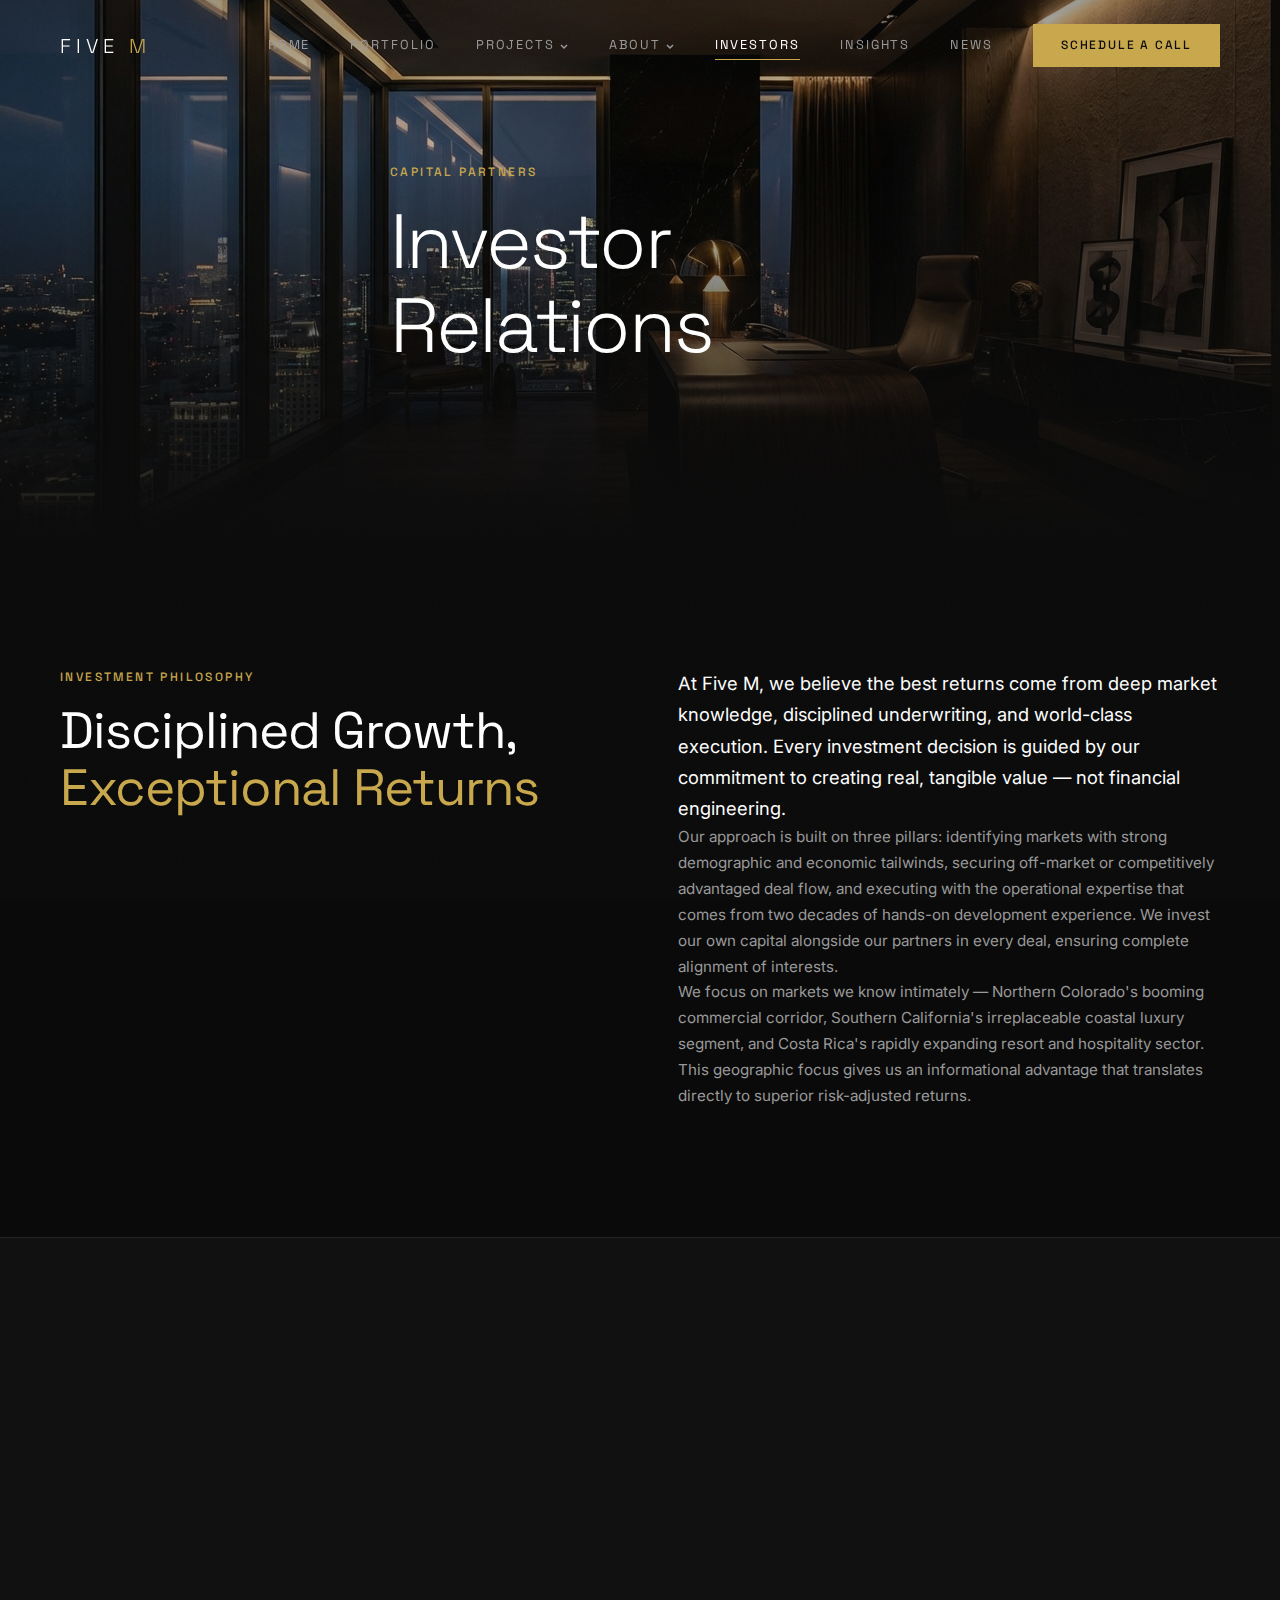
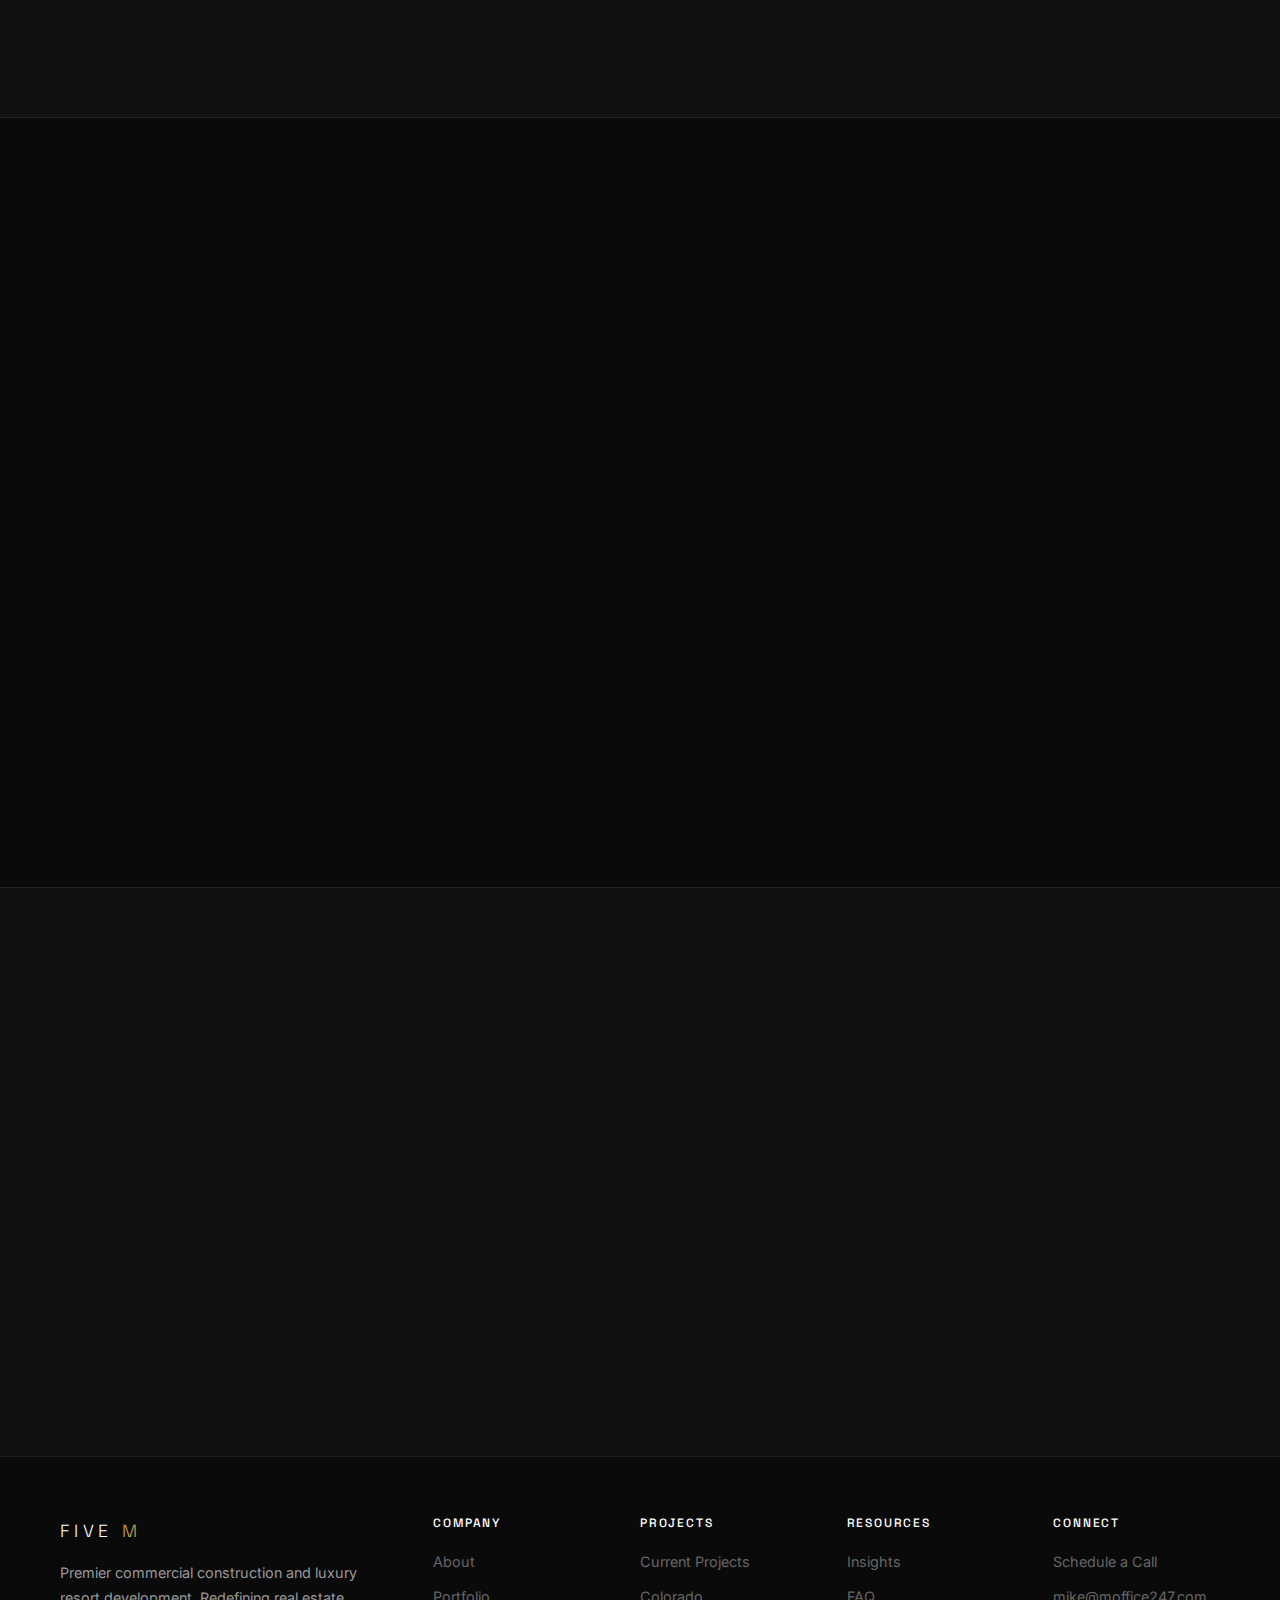
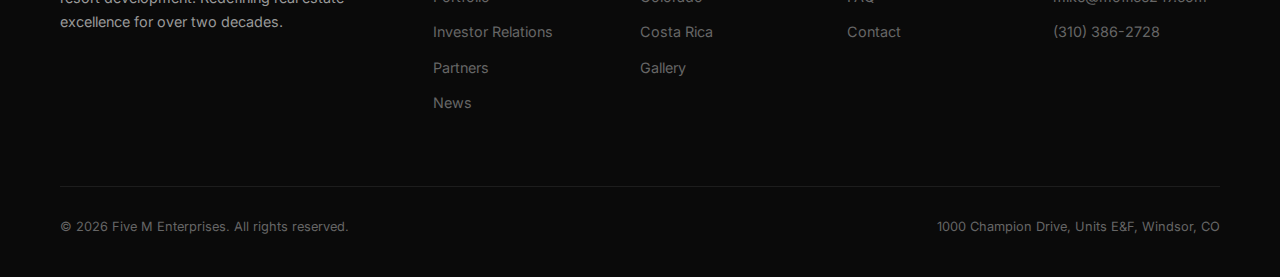
<file: investor-relations.html>
<!DOCTYPE html>
<html lang="en">
<head>
  <!-- Google tag (gtag.js) -->
  <script async src="https://www.googletagmanager.com/gtag/js?id=G-RZJB8C2LK7"></script>
  <script>
    window.dataLayer = window.dataLayer || [];
    function gtag(){dataLayer.push(arguments);}
    gtag('js', new Date());
    gtag('config', 'G-RZJB8C2LK7');
  </script>
  <meta charset="UTF-8">
  <meta name="viewport" content="width=device-width, initial-scale=1.0">
  <title>Investor Relations — Five M Real Estate | Capital Partnerships</title>
  <meta name="description" content="Partner with Five M Enterprises. $560M+ total developed value, 22% average IRR. Explore equity, preferred equity, and JV investment structures.">
  <meta property="og:title" content="Investor Relations — Five M Real Estate">
  <meta property="og:description" content="Investment opportunities in premier commercial and luxury resort developments.">
  <meta property="og:type" content="website">
  <link rel="preconnect" href="https://fonts.googleapis.com">
  <link rel="preconnect" href="https://fonts.gstatic.com" crossorigin>
  <link href="https://fonts.googleapis.com/css2?family=Inter:wght@300;400;500;600&family=Space+Grotesk:wght@300;400;500;600;700&display=swap" rel="stylesheet">
  <link rel="stylesheet" href="css/style.css">
  <link rel="icon" type="image/x-icon" href="favicon.ico">
  <link rel="icon" type="image/svg+xml" href="favicon.svg">
  <link rel="icon" type="image/png" sizes="32x32" href="favicon-32.png">
  <link rel="icon" type="image/png" sizes="16x16" href="favicon-16.png">
  <link rel="apple-touch-icon" sizes="180x180" href="apple-touch-icon.png">
  <script type="application/ld+json">
  {
    "@context": "https://schema.org",
    "@type": "Organization",
    "name": "Five M Enterprises",
    "url": "https://fivemrealestate.com",
    "description": "Premier commercial construction and luxury resort real estate development.",
    "address": {
      "@type": "PostalAddress",
      "addressLocality": "Denver",
      "addressRegion": "CO"
    }
  }
  </script>
  <link rel="canonical" href="https://fivemrealestate.com/investor-relations.html">
  <meta property="og:url" content="https://fivemrealestate.com/investor-relations.html">
  <meta property="og:image" content="https://fivemrealestate.com/assets/images/hero-home.jpg">
  <meta name="twitter:card" content="summary_large_image">
  <meta name="twitter:title" content="Investor Relations — Five M Real Estate">
  <meta name="twitter:description" content="Investment opportunities in premier commercial and luxury resort developments. $560M+ total developed value.">
  <meta name="twitter:image" content="https://fivemrealestate.com/assets/images/hero-home.jpg">
</head>
<body>

  <div class="grain"></div>

  <!-- Navigation -->
  <nav class="nav">
    <div class="nav-inner">
      <a href="index.html" class="nav-logo">
        <span class="nav-logo-text">FIVE <span>M</span></span>
      </a>
      <div class="nav-links">
        <a href="index.html" class="nav-link">Home</a>
        <a href="portfolio.html" class="nav-link">Portfolio</a>
        <div class="nav-dropdown">
          <a href="current-projects.html" class="nav-link">Projects <svg class="nav-dropdown-arrow" viewBox="0 0 10 10" fill="none" stroke="currentColor" stroke-width="1.5"><path d="M2 4l3 3 3-3"/></svg></a>
          <div class="nav-dropdown-menu">
            <a href="current-projects.html">Current Projects</a>
            <a href="costa-rica.html">Costa Rica</a>
            <a href="colorado.html">Colorado</a>
          </div>
        </div>
        <div class="nav-dropdown">
          <a href="about.html" class="nav-link">About <svg class="nav-dropdown-arrow" viewBox="0 0 10 10" fill="none" stroke="currentColor" stroke-width="1.5"><path d="M2 4l3 3 3-3"/></svg></a>
          <div class="nav-dropdown-menu">
            <a href="about.html#story">Our Story</a>
            <a href="about.html#team">Team</a>
          </div>
        </div>
        <a href="investor-relations.html" class="nav-link active">Investors</a>
        <a href="insights.html" class="nav-link">Insights</a>
        <a href="news.html" class="nav-link">News</a>
        <a href="contact.html" class="nav-cta">Schedule a Call</a>
      </div>
      <button class="nav-toggle" aria-label="Toggle menu">
        <span></span><span></span><span></span>
      </button>
    </div>
  </nav>

  <div class="nav-mobile">
    <a href="index.html" class="nav-link">Home</a>
    <a href="portfolio.html" class="nav-link">Portfolio</a>
    <a href="current-projects.html" class="nav-link">Projects</a>
    <a href="about.html" class="nav-link">About</a>
    <a href="investor-relations.html" class="nav-link">Investors</a>
    <a href="insights.html" class="nav-link">Insights</a>
    <a href="news.html" class="nav-link">News</a>
    <a href="partners.html" class="nav-link">Partners</a>
    <a href="gallery.html" class="nav-link">Gallery</a>
    <a href="faq.html" class="nav-link">FAQ</a>
    <a href="contact.html" class="nav-link">Contact</a>
    <a href="contact.html" class="btn btn-primary" style="margin-top: 16px;">Schedule a Call</a>
  </div>

  <!-- Page Hero -->
  <section class="page-hero">
    <div class="hero-bg">
      <img src="assets/images/hero-portfolio.jpg" alt="Five M Enterprises investor relations and capital partnerships" loading="eager">
    </div>
    <div class="container">
      <div class="page-hero-content">
        <span class="label">Capital Partners</span>
        <h1>Investor<br>Relations</h1>
        <p class="hero-subtitle" style="margin-top: 16px; max-width: 500px;">Institutional-grade real estate investment opportunities backed by two decades of proven execution.</p>
      </div>
    </div>
  </section>

  <!-- Investment Philosophy -->
  <section class="content-section">
    <div class="container">
      <div class="content-two-col">
        <div class="reveal">
          <span class="label">Investment Philosophy</span>
          <h2>Disciplined Growth,<br><em>Exceptional Returns</em></h2>
        </div>
        <div class="reveal reveal-delay-1">
          <p style="font-size: 1.15rem; color: var(--color-text); line-height: 1.7;">At Five M, we believe the best returns come from deep market knowledge, disciplined underwriting, and world-class execution. Every investment decision is guided by our commitment to creating real, tangible value — not financial engineering.</p>
          <p>Our approach is built on three pillars: identifying markets with strong demographic and economic tailwinds, securing off-market or competitively advantaged deal flow, and executing with the operational expertise that comes from two decades of hands-on development experience. We invest our own capital alongside our partners in every deal, ensuring complete alignment of interests.</p>
          <p>We focus on markets we know intimately — Northern Colorado's booming commercial corridor, Southern California's irreplaceable coastal luxury segment, and Costa Rica's rapidly expanding resort and hospitality sector. This geographic focus gives us an informational advantage that translates directly to superior risk-adjusted returns.</p>
        </div>
      </div>
    </div>
  </section>

  <!-- Track Record Metrics -->
  <section class="stats-bar" style="border-top: 1px solid var(--color-border); border-bottom: 1px solid var(--color-border); background: var(--color-bg-alt);">
    <div class="container">
      <div style="text-align: center; margin-bottom: 48px;" class="reveal">
        <span class="label" style="display: block; margin-bottom: 16px;">Track Record</span>
        <h2>Proven Performance</h2>
      </div>
      <div class="ir-metrics">
        <div class="ir-metric-card reveal">
          <div class="ir-metric-value">$560M+</div>
          <div class="ir-metric-label">Total Developed Value</div>
        </div>
        <div class="ir-metric-card reveal reveal-delay-1">
          <div class="ir-metric-value">54</div>
          <div class="ir-metric-label">Projects Completed</div>
        </div>
        <div class="ir-metric-card reveal reveal-delay-2">
          <div class="ir-metric-value">22%</div>
          <div class="ir-metric-label">Average Net IRR</div>
        </div>
        <div class="ir-metric-card reveal reveal-delay-3">
          <div class="ir-metric-value">1.9x</div>
          <div class="ir-metric-label">Average Equity Multiple</div>
        </div>
      </div>
    </div>
  </section>

  <!-- Deal Structures -->
  <section class="content-section">
    <div class="container">
      <div style="text-align: center; margin-bottom: 20px;" class="reveal">
        <span class="label" style="display: block; margin-bottom: 16px;">Capital Solutions</span>
        <h2>Investment Structures</h2>
        <p style="max-width: 600px; margin: 16px auto 0;">We offer flexible capital structures tailored to each project's risk profile and our partners' return objectives.</p>
      </div>
      <div class="deal-structure">
        <div class="deal-card reveal">
          <h3>Equity</h3>
          <p>Direct co-investment alongside Five M principals. Full upside participation with preferred return hurdles and promote structures aligned to outperformance.</p>
        </div>
        <div class="deal-card reveal reveal-delay-1">
          <h3>Preferred Equity</h3>
          <p>Senior position in the capital stack with fixed preferred returns of 10-14%. Current pay or accrued structures available with defined investment horizons.</p>
        </div>
        <div class="deal-card reveal reveal-delay-2">
          <h3>Mezzanine</h3>
          <p>Subordinated debt positions providing enhanced yield with collateral protection. Typical terms of 12-18% with origination fees and equity kickers.</p>
        </div>
        <div class="deal-card reveal reveal-delay-3">
          <h3>Joint Venture</h3>
          <p>Strategic partnerships for larger developments. We contribute expertise, deal flow, and co-invest capital. Partners provide the majority equity with shared governance.</p>
        </div>
      </div>
    </div>
  </section>

  <!-- CTA -->
  <section class="cta-section section" style="border-top: 1px solid var(--color-border); background: var(--color-bg-alt);">
    <div class="container">
      <div class="cta-inner reveal">
        <span class="label">Get Started</span>
        <h2>Explore Investment<br>Opportunities</h2>
        <p>We work with qualified investors, family offices, and institutional capital partners. Contact us to discuss current and upcoming investment opportunities.</p>
        <a href="contact.html" class="btn btn-primary">
          Contact Our Team
          <svg class="btn-icon" width="16" height="16" viewBox="0 0 24 24" fill="none" stroke="currentColor" stroke-width="2"><path d="M5 12h14M12 5l7 7-7 7"/></svg>
        </a>
      </div>
    </div>
  </section>

  <!-- Footer -->
  <footer class="footer">
    <div class="container">
      <div class="footer-grid-expanded">
        <div class="footer-brand">
          <span class="nav-logo-text" style="font-size: 1.1rem;">FIVE <span style="color: var(--color-accent);">M</span></span>
          <p>Premier commercial construction and luxury resort development. Redefining real estate excellence for over two decades.</p>
        </div>
        <div>
          <h4 class="footer-heading">Company</h4>
          <a href="about.html" class="footer-link">About</a>
          <a href="portfolio.html" class="footer-link">Portfolio</a>
          <a href="investor-relations.html" class="footer-link">Investor Relations</a>
          <a href="partners.html" class="footer-link">Partners</a>
          <a href="news.html" class="footer-link">News</a>
        </div>
        <div>
          <h4 class="footer-heading">Projects</h4>
          <a href="current-projects.html" class="footer-link">Current Projects</a>
          <a href="colorado.html" class="footer-link">Colorado</a>
          <a href="costa-rica.html" class="footer-link">Costa Rica</a>
          <a href="gallery.html" class="footer-link">Gallery</a>
        </div>
        <div>
          <h4 class="footer-heading">Resources</h4>
          <a href="insights.html" class="footer-link">Insights</a>
          <a href="faq.html" class="footer-link">FAQ</a>
          <a href="contact.html" class="footer-link">Contact</a>
        </div>
        <div>
          <h4 class="footer-heading">Connect</h4>
          <a href="contact.html" class="footer-link">Schedule a Call</a>
          <a href="mailto:mike@moffice247.com" class="footer-link">mike@moffice247.com</a>
          <a href="tel:+1-310-386-2728" class="footer-link">(310) 386-2728</a>
        </div>
      </div>
      <div class="footer-bottom">
        <span>&copy; 2026 Five M Enterprises. All rights reserved.</span>
        <span>1000 Champion Drive, Units E&F, Windsor, CO</span>
      </div>
    </div>
  </footer>

  <script src="js/main.js"></script>
</body>
</html>
</file>
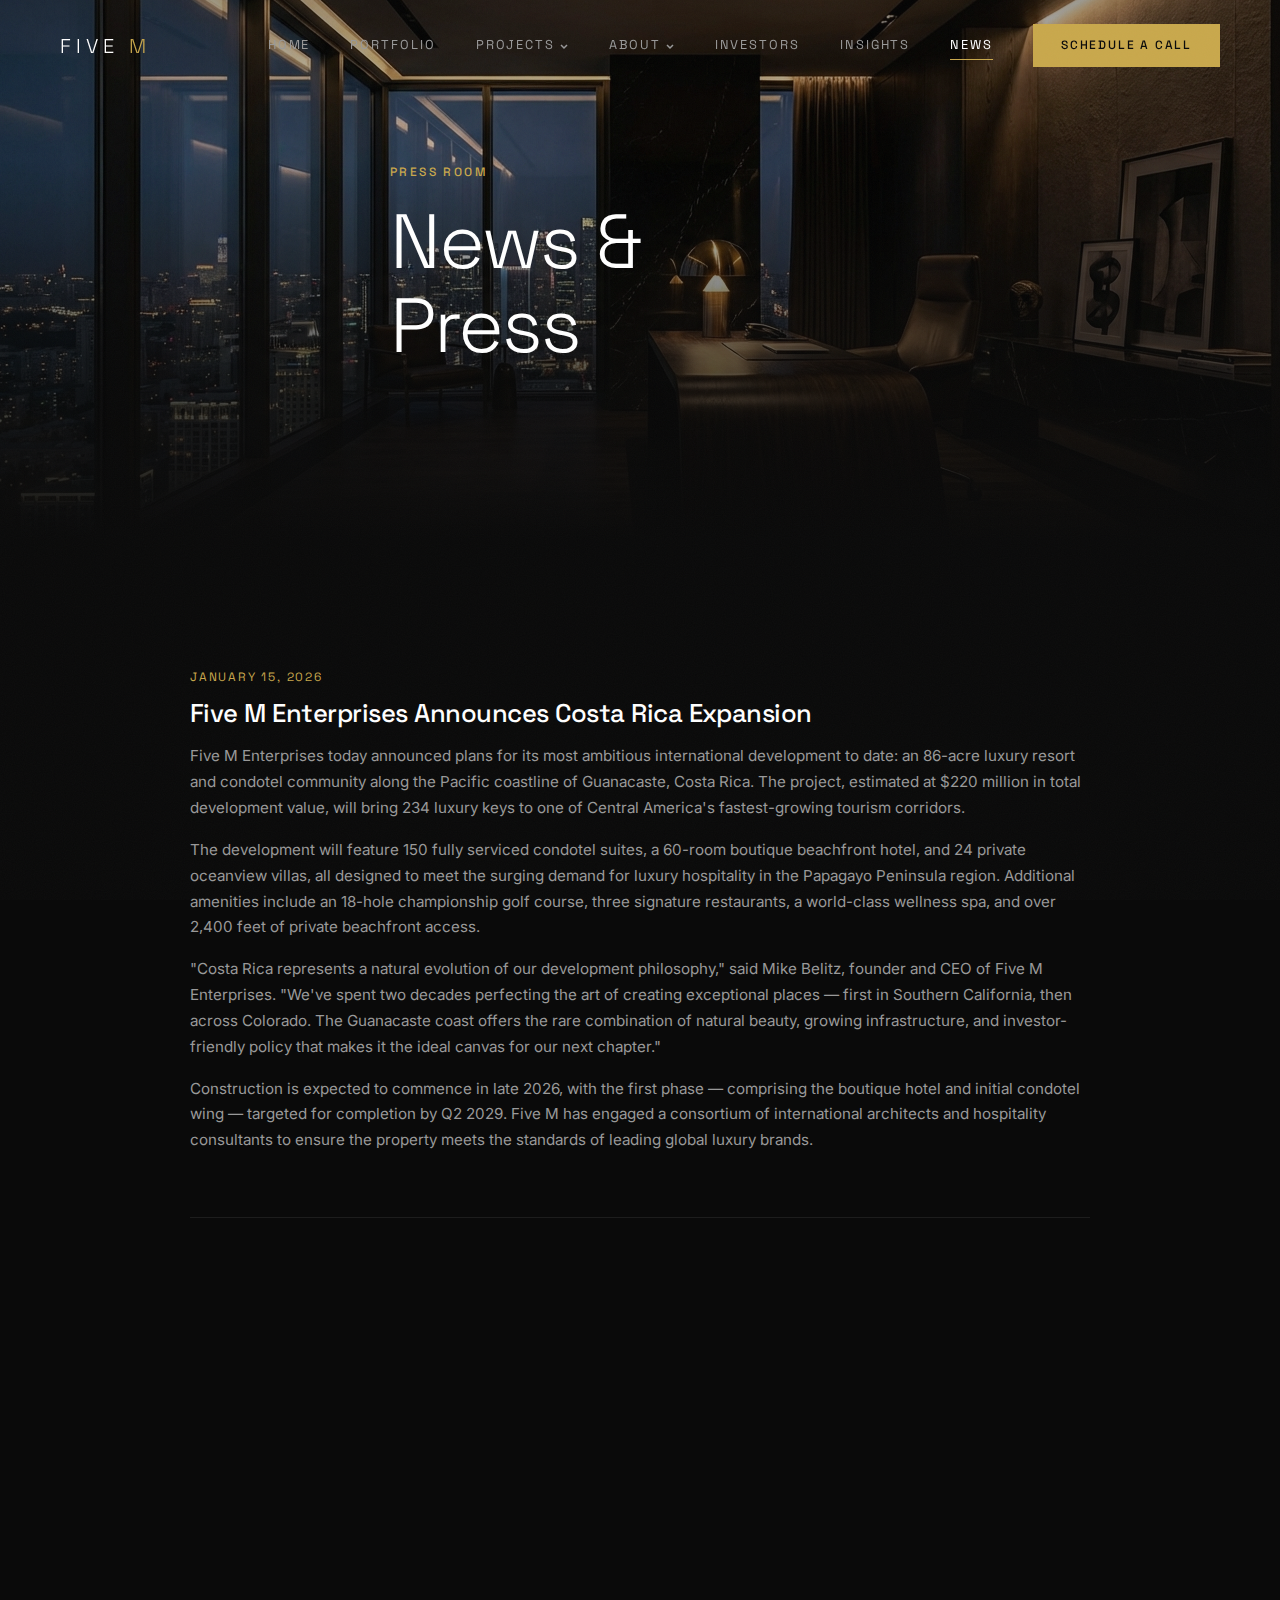
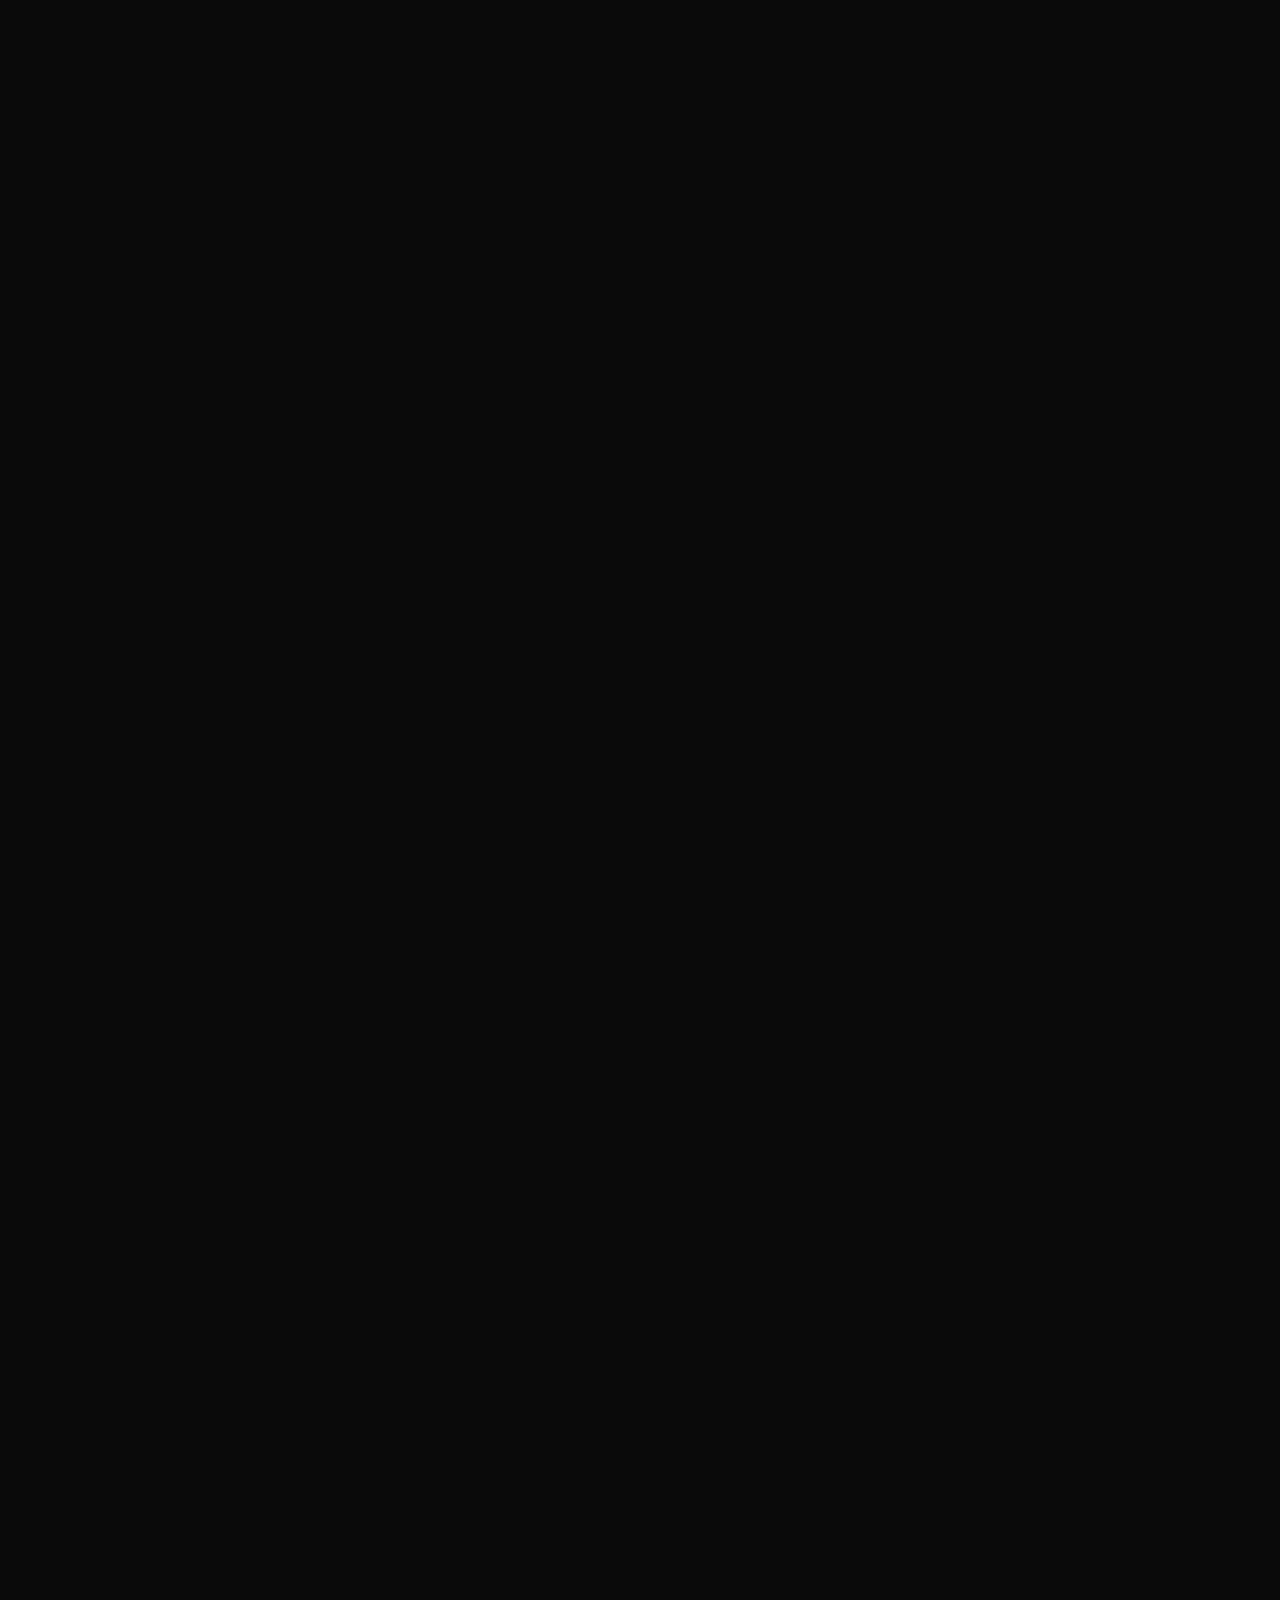
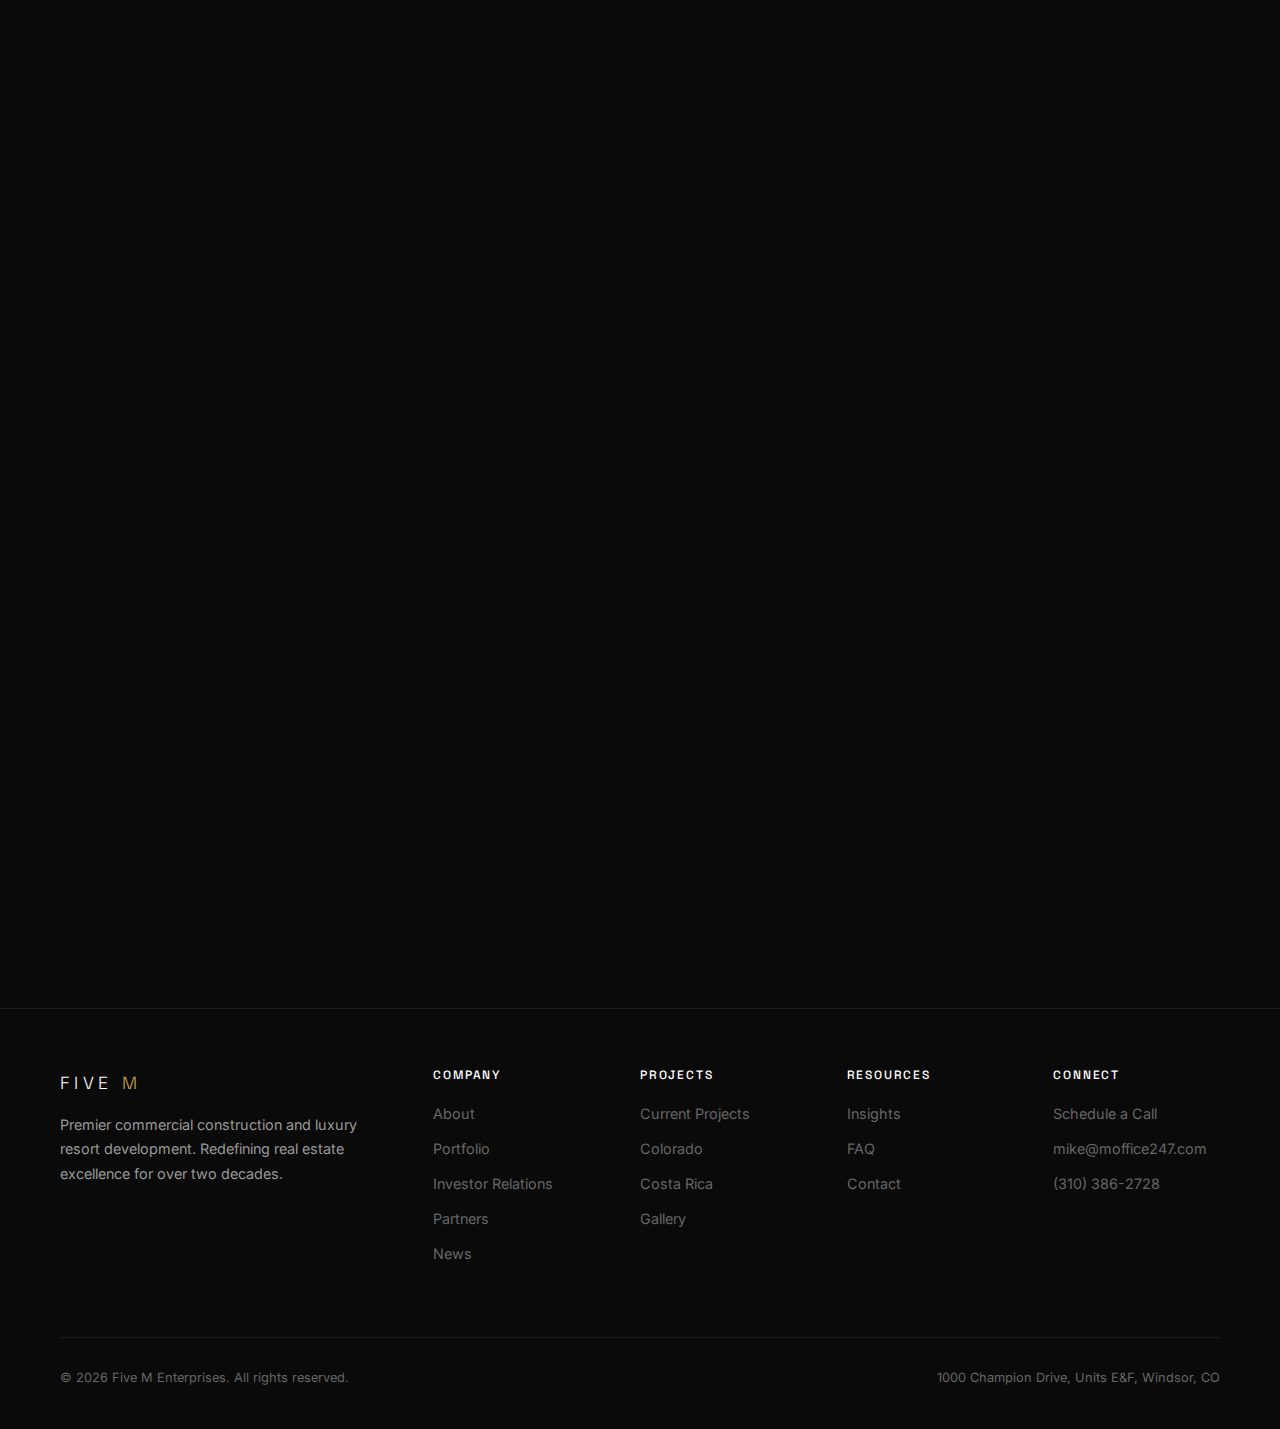
<file: news.html>
<!DOCTYPE html>
<html lang="en">
<head>
  <!-- Google tag (gtag.js) -->
  <script async src="https://www.googletagmanager.com/gtag/js?id=G-RZJB8C2LK7"></script>
  <script>
    window.dataLayer = window.dataLayer || [];
    function gtag(){dataLayer.push(arguments);}
    gtag('js', new Date());
    gtag('config', 'G-RZJB8C2LK7');
  </script>
  <meta charset="UTF-8">
  <meta name="viewport" content="width=device-width, initial-scale=1.0">
  <title>News & Press — Five M Real Estate | Latest Developments</title>
  <meta name="description" content="Latest news from Five M Enterprises including Costa Rica expansion, Windsor groundbreaking, and major financing milestones.">
  <meta property="og:title" content="News & Press — Five M Real Estate">
  <meta property="og:description" content="Press releases and company news from Five M Enterprises.">
  <meta property="og:type" content="website">
  <link rel="preconnect" href="https://fonts.googleapis.com">
  <link rel="preconnect" href="https://fonts.gstatic.com" crossorigin>
  <link href="https://fonts.googleapis.com/css2?family=Inter:wght@300;400;500;600&family=Space+Grotesk:wght@300;400;500;600;700&display=swap" rel="stylesheet">
  <link rel="stylesheet" href="css/style.css">
  <link rel="icon" type="image/x-icon" href="favicon.ico">
  <link rel="icon" type="image/svg+xml" href="favicon.svg">
  <link rel="icon" type="image/png" sizes="32x32" href="favicon-32.png">
  <link rel="icon" type="image/png" sizes="16x16" href="favicon-16.png">
  <link rel="apple-touch-icon" sizes="180x180" href="apple-touch-icon.png">
  <script type="application/ld+json">
  {
    "@context": "https://schema.org",
    "@type": "CollectionPage",
    "name": "Five M Enterprises News & Press",
    "description": "Latest news and press releases from Five M Enterprises real estate development.",
    "url": "https://fivemrealestate.com/news.html",
    "publisher": {
      "@type": "Organization",
      "name": "Five M Enterprises",
      "url": "https://fivemrealestate.com",
      "logo": {"@type": "ImageObject", "url": "https://fivemrealestate.com/assets/logo.png"}
    },
    "mainEntity": [
      {
        "@type": "NewsArticle",
        "headline": "Five M Enterprises Announces Costa Rica Expansion",
        "datePublished": "2024-11-15",
        "publisher": {"@type": "Organization", "name": "Five M Enterprises"}
      },
      {
        "@type": "NewsArticle",
        "headline": "Windsor City Expansion Breaks Ground",
        "datePublished": "2024-09-22",
        "publisher": {"@type": "Organization", "name": "Five M Enterprises"}
      },
      {
        "@type": "NewsArticle",
        "headline": "$45M Financing Secured for Mixed-Use Development",
        "datePublished": "2024-07-10",
        "publisher": {"@type": "Organization", "name": "Five M Enterprises"}
      }
    ]
  }
  </script>
  <link rel="canonical" href="https://fivemrealestate.com/news.html">
  <meta property="og:url" content="https://fivemrealestate.com/news.html">
  <meta property="og:image" content="https://fivemrealestate.com/assets/images/hero-home.jpg">
  <meta name="twitter:card" content="summary_large_image">
  <meta name="twitter:title" content="News & Press — Five M Real Estate">
  <meta name="twitter:description" content="Latest news from Five M Enterprises including project milestones, expansions, and press releases.">
  <meta name="twitter:image" content="https://fivemrealestate.com/assets/images/hero-home.jpg">
</head>
<body>

  <div class="grain"></div>

  <nav class="nav">
    <div class="nav-inner">
      <a href="index.html" class="nav-logo"><span class="nav-logo-text">FIVE <span>M</span></span></a>
      <div class="nav-links">
        <a href="index.html" class="nav-link">Home</a>
        <a href="portfolio.html" class="nav-link">Portfolio</a>
        <div class="nav-dropdown">
          <a href="current-projects.html" class="nav-link">Projects <svg class="nav-dropdown-arrow" viewBox="0 0 10 10" fill="none" stroke="currentColor" stroke-width="1.5"><path d="M2 4l3 3 3-3"/></svg></a>
          <div class="nav-dropdown-menu">
            <a href="current-projects.html">Current Projects</a>
            <a href="costa-rica.html">Costa Rica</a>
            <a href="colorado.html">Colorado</a>
          </div>
        </div>
        <div class="nav-dropdown">
          <a href="about.html" class="nav-link">About <svg class="nav-dropdown-arrow" viewBox="0 0 10 10" fill="none" stroke="currentColor" stroke-width="1.5"><path d="M2 4l3 3 3-3"/></svg></a>
          <div class="nav-dropdown-menu">
            <a href="about.html#story">Our Story</a>
            <a href="about.html#team">Team</a>
          </div>
        </div>
        <a href="investor-relations.html" class="nav-link">Investors</a>
        <a href="insights.html" class="nav-link">Insights</a>
        <a href="news.html" class="nav-link active">News</a>
        <a href="contact.html" class="nav-cta">Schedule a Call</a>
      </div>
      <button class="nav-toggle" aria-label="Toggle menu"><span></span><span></span><span></span></button>
    </div>
  </nav>

  <div class="nav-mobile">
    <a href="index.html" class="nav-link">Home</a>
    <a href="portfolio.html" class="nav-link">Portfolio</a>
    <a href="current-projects.html" class="nav-link">Projects</a>
    <a href="about.html" class="nav-link">About</a>
    <a href="investor-relations.html" class="nav-link">Investors</a>
    <a href="insights.html" class="nav-link">Insights</a>
    <a href="news.html" class="nav-link">News</a>
    <a href="partners.html" class="nav-link">Partners</a>
    <a href="gallery.html" class="nav-link">Gallery</a>
    <a href="faq.html" class="nav-link">FAQ</a>
    <a href="contact.html" class="nav-link">Contact</a>
    <a href="contact.html" class="btn btn-primary" style="margin-top: 16px;">Schedule a Call</a>
  </div>

  <!-- Page Hero -->
  <section class="page-hero">
    <div class="hero-bg">
      <img src="assets/images/hero-portfolio.jpg" alt="Five M Enterprises news and press releases" loading="eager">
    </div>
    <div class="container">
      <div class="page-hero-content">
        <span class="label">Press Room</span>
        <h1>News &<br>Press</h1>
        <p class="hero-subtitle" style="margin-top: 16px; max-width: 500px;">The latest announcements, milestones, and stories from Five M Enterprises.</p>
      </div>
    </div>
  </section>

  <!-- News Articles -->
  <section class="section">
    <div class="container">
      <div class="news-list">

        <!-- Article 1 -->
        <article class="news-item reveal">
          <span class="news-date">January 15, 2026</span>
          <h3><a href="#">Five M Enterprises Announces Costa Rica Expansion</a></h3>
          <p>Five M Enterprises today announced plans for its most ambitious international development to date: an 86-acre luxury resort and condotel community along the Pacific coastline of Guanacaste, Costa Rica. The project, estimated at $220 million in total development value, will bring 234 luxury keys to one of Central America's fastest-growing tourism corridors.</p>
          <p>The development will feature 150 fully serviced condotel suites, a 60-room boutique beachfront hotel, and 24 private oceanview villas, all designed to meet the surging demand for luxury hospitality in the Papagayo Peninsula region. Additional amenities include an 18-hole championship golf course, three signature restaurants, a world-class wellness spa, and over 2,400 feet of private beachfront access.</p>
          <p>"Costa Rica represents a natural evolution of our development philosophy," said Mike Belitz, founder and CEO of Five M Enterprises. "We've spent two decades perfecting the art of creating exceptional places — first in Southern California, then across Colorado. The Guanacaste coast offers the rare combination of natural beauty, growing infrastructure, and investor-friendly policy that makes it the ideal canvas for our next chapter."</p>
          <p>Construction is expected to commence in late 2026, with the first phase — comprising the boutique hotel and initial condotel wing — targeted for completion by Q2 2029. Five M has engaged a consortium of international architects and hospitality consultants to ensure the property meets the standards of leading global luxury brands.</p>
        </article>

        <!-- Article 2 -->
        <article class="news-item reveal">
          <span class="news-date">August 22, 2025</span>
          <h3><a href="#">Windsor City Expansion Breaks Ground in Northern Colorado</a></h3>
          <p>Five M Enterprises celebrated a major milestone today as construction officially broke ground on the Windsor City Expansion, a 42-acre mixed-use development in Windsor, Colorado. The project, valued at approximately $185 million, represents one of the largest mixed-use developments in Northern Colorado history and was awarded to Five M through a competitive selection process led by the Town of Windsor.</p>
          <p>The groundbreaking ceremony was attended by Windsor Mayor Paul Rennemeyer, members of the Town Board of Trustees, Five M leadership, and over 300 community members. The event marked the culmination of a three-year planning and entitlement process that included extensive community input and design refinement.</p>
          <p>"This project is the result of an extraordinary collaboration between Five M and the Windsor community," said Belitz. "From day one, we committed to building something that would serve this community for generations — not just another development, but a true downtown destination. Today marks the beginning of that vision becoming reality."</p>
          <p>The first phase of construction will focus on infrastructure, the central park and plaza, and the first of two boutique hotels. Full project completion is targeted for Q4 2028, with retail and dining tenants expected to begin opening in mid-2027.</p>
        </article>

        <!-- Article 3 -->
        <article class="news-item reveal">
          <span class="news-date">March 10, 2025</span>
          <h3><a href="#">Five M Closes $45M in Commercial Development Financing</a></h3>
          <p>Five M Enterprises announced today the successful closing of $45 million in construction and permanent financing for its latest Northern Colorado commercial developments. The capital raise, structured across multiple tranches of senior and mezzanine debt, will fund the development of three new Class A commercial properties totaling 180,000 square feet in the Fort Collins–Loveland corridor.</p>
          <p>The financing was arranged through a consortium of regional and national lending partners and reflects strong institutional confidence in Five M's track record and the Northern Colorado commercial real estate market. The weighted average cost of capital came in below the firm's initial projections, a testament to the competitive underwriting process Five M's capital markets team executed.</p>
          <p>"Securing favorable financing in this interest rate environment is a direct reflection of our team's relationships and our portfolio's performance," said Lisa Maguire, Five M's Director of Finance. "Our lenders see what we see — a Northern Colorado market with exceptional fundamentals and a Five M pipeline that consistently delivers."</p>
          <p>The three properties — including a 65,000 SF medical office building, a 70,000 SF flexible industrial facility, and a 45,000 SF retail center — are expected to be fully delivered by Q1 2027 and are already approximately 40% pre-leased.</p>
        </article>

        <!-- Article 4 -->
        <article class="news-item reveal">
          <span class="news-date">November 5, 2024</span>
          <h3><a href="#">Five M Real Estate Expands Executive Team</a></h3>
          <p>Five M Enterprises announced today the appointment of two senior executives to its leadership team: Lisa Maguire as Director of Finance and Dave Rice as Chief Technology Officer. The additions reflect Five M's continued growth trajectory and its commitment to building institutional-grade capabilities as the firm scales its development platform.</p>
          <p>Maguire joins Five M from a leading regional development firm where she oversaw a $300 million portfolio of commercial and mixed-use assets. She brings over 15 years of experience in real estate finance, capital markets, and portfolio management, with particular expertise in structuring complex multi-source capital stacks for large-scale developments.</p>
          <p>Rice, a technologist with deep experience in proptech and construction technology, will lead Five M's technology strategy across all operations. His mandate includes implementing advanced project management systems, exploring AI-driven market analytics, and developing digital tools to enhance the investor and client experience. Prior to Five M, Rice held senior technology roles at two national homebuilders.</p>
          <p>"Lisa and Dave represent exactly the caliber of talent we need as we enter our next phase of growth," said Belitz. "Lisa's financial acumen will be critical as we execute on a $500M+ development pipeline, and Dave's technology expertise will ensure we're operating at the cutting edge. I couldn't be more excited about what this team will accomplish together."</p>
        </article>

        <!-- Article 5 -->
        <article class="news-item reveal">
          <span class="news-date">June 18, 2024</span>
          <h3><a href="#">Southern California Beachfront Collection Unveiled</a></h3>
          <p>Five M Enterprises officially unveiled the SoCal Beachfront Collection, an exclusive portfolio of 12 ultra-luxury oceanfront residences spanning three premier Southern California coastal communities. With an aggregate development value of $156 million, the collection represents the most ambitious residential project in Five M's 25-year history of building along the California coastline.</p>
          <p>Each residence in the collection is a bespoke architectural creation ranging from 4,800 to 8,200 square feet, featuring floor-to-ceiling ocean views, private beach access, rooftop terraces, and comprehensive smart-home technology. Prices range from $8.5 million to $22 million, with custom interior design packages available from Five M's in-house design studio.</p>
          <p>"The SoCal Beachfront Collection is the culmination of everything we've learned about luxury coastal living since 1999," said Sophia Martinez, Five M's Chief Design Officer. "Every home in this collection is designed to be a masterwork — a place where architecture, nature, and craftsmanship converge to create something truly extraordinary. These are not just homes; they are legacies."</p>
          <p>Five homes in the collection are currently under construction, with the first deliveries expected in late 2025. The remaining seven homes will be developed on a rolling basis through 2027. Five M reports that four of the twelve homes have already been reserved by pre-qualified buyers.</p>
        </article>

        <!-- Article 6 -->
        <article class="news-item reveal">
          <span class="news-date">January 28, 2024</span>
          <h3><a href="#">Five M Enterprises Named Top Colorado Developer</a></h3>
          <p>Five M Enterprises has been recognized as a Top Colorado Developer by the Colorado Real Estate Journal in its annual industry rankings. The award acknowledges Five M's exceptional contributions to the state's commercial and mixed-use real estate landscape, with particular recognition for the firm's Northern Colorado portfolio and the Windsor City Expansion project.</p>
          <p>The recognition comes as Five M's Colorado portfolio surpasses $100 million in total asset value, spanning Class A office spaces, premium retail centers, industrial facilities, and the landmark Windsor development. The firm has been an active developer in the state since 2012 and has seen its Colorado operations grow by an average of 28% annually over the past five years.</p>
          <p>"Colorado has been extraordinary for Five M," said James Anderson, Head of Commercial Development. "The economic growth in the Front Range and Northern Colorado has created remarkable opportunities, and we've been privileged to help shape that growth through our developments. This recognition belongs to our entire team."</p>
          <p>The Colorado Real Estate Journal's rankings are based on total developed value, project pipeline, community impact, and industry reputation. Five M was selected from a field of over 200 nominated firms across the state.</p>
        </article>

      </div>
    </div>
  </section>

  <!-- Footer -->
  <footer class="footer">
    <div class="container">
      <div class="footer-grid-expanded">
        <div class="footer-brand">
          <span class="nav-logo-text" style="font-size: 1.1rem;">FIVE <span style="color: var(--color-accent);">M</span></span>
          <p>Premier commercial construction and luxury resort development. Redefining real estate excellence for over two decades.</p>
        </div>
        <div>
          <h4 class="footer-heading">Company</h4>
          <a href="about.html" class="footer-link">About</a>
          <a href="portfolio.html" class="footer-link">Portfolio</a>
          <a href="investor-relations.html" class="footer-link">Investor Relations</a>
          <a href="partners.html" class="footer-link">Partners</a>
          <a href="news.html" class="footer-link">News</a>
        </div>
        <div>
          <h4 class="footer-heading">Projects</h4>
          <a href="current-projects.html" class="footer-link">Current Projects</a>
          <a href="colorado.html" class="footer-link">Colorado</a>
          <a href="costa-rica.html" class="footer-link">Costa Rica</a>
          <a href="gallery.html" class="footer-link">Gallery</a>
        </div>
        <div>
          <h4 class="footer-heading">Resources</h4>
          <a href="insights.html" class="footer-link">Insights</a>
          <a href="faq.html" class="footer-link">FAQ</a>
          <a href="contact.html" class="footer-link">Contact</a>
        </div>
        <div>
          <h4 class="footer-heading">Connect</h4>
          <a href="contact.html" class="footer-link">Schedule a Call</a>
          <a href="mailto:mike@moffice247.com" class="footer-link">mike@moffice247.com</a>
          <a href="tel:+1-310-386-2728" class="footer-link">(310) 386-2728</a>
        </div>
      </div>
      <div class="footer-bottom">
        <span>&copy; 2026 Five M Enterprises. All rights reserved.</span>
        <span>1000 Champion Drive, Units E&F, Windsor, CO</span>
      </div>
    </div>
  </footer>

  <script src="js/main.js"></script>
</body>
</html>
</file>
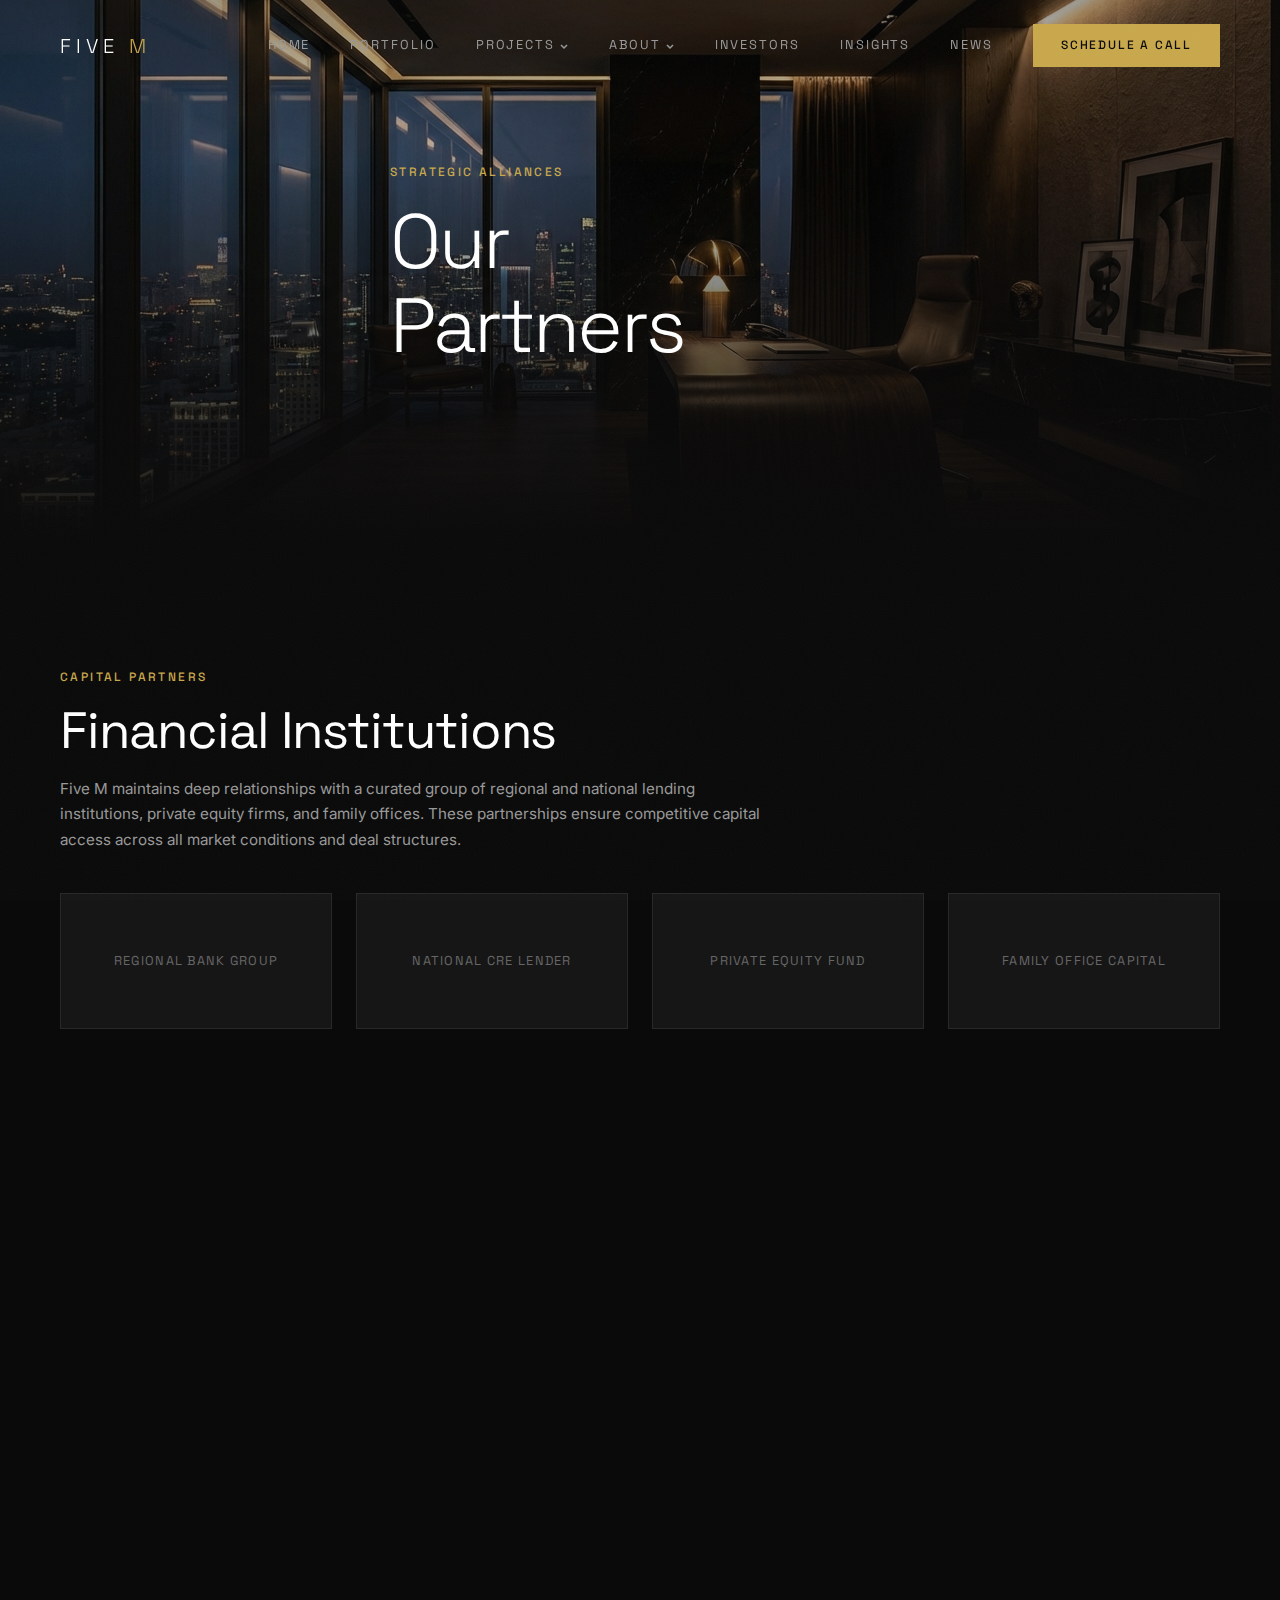
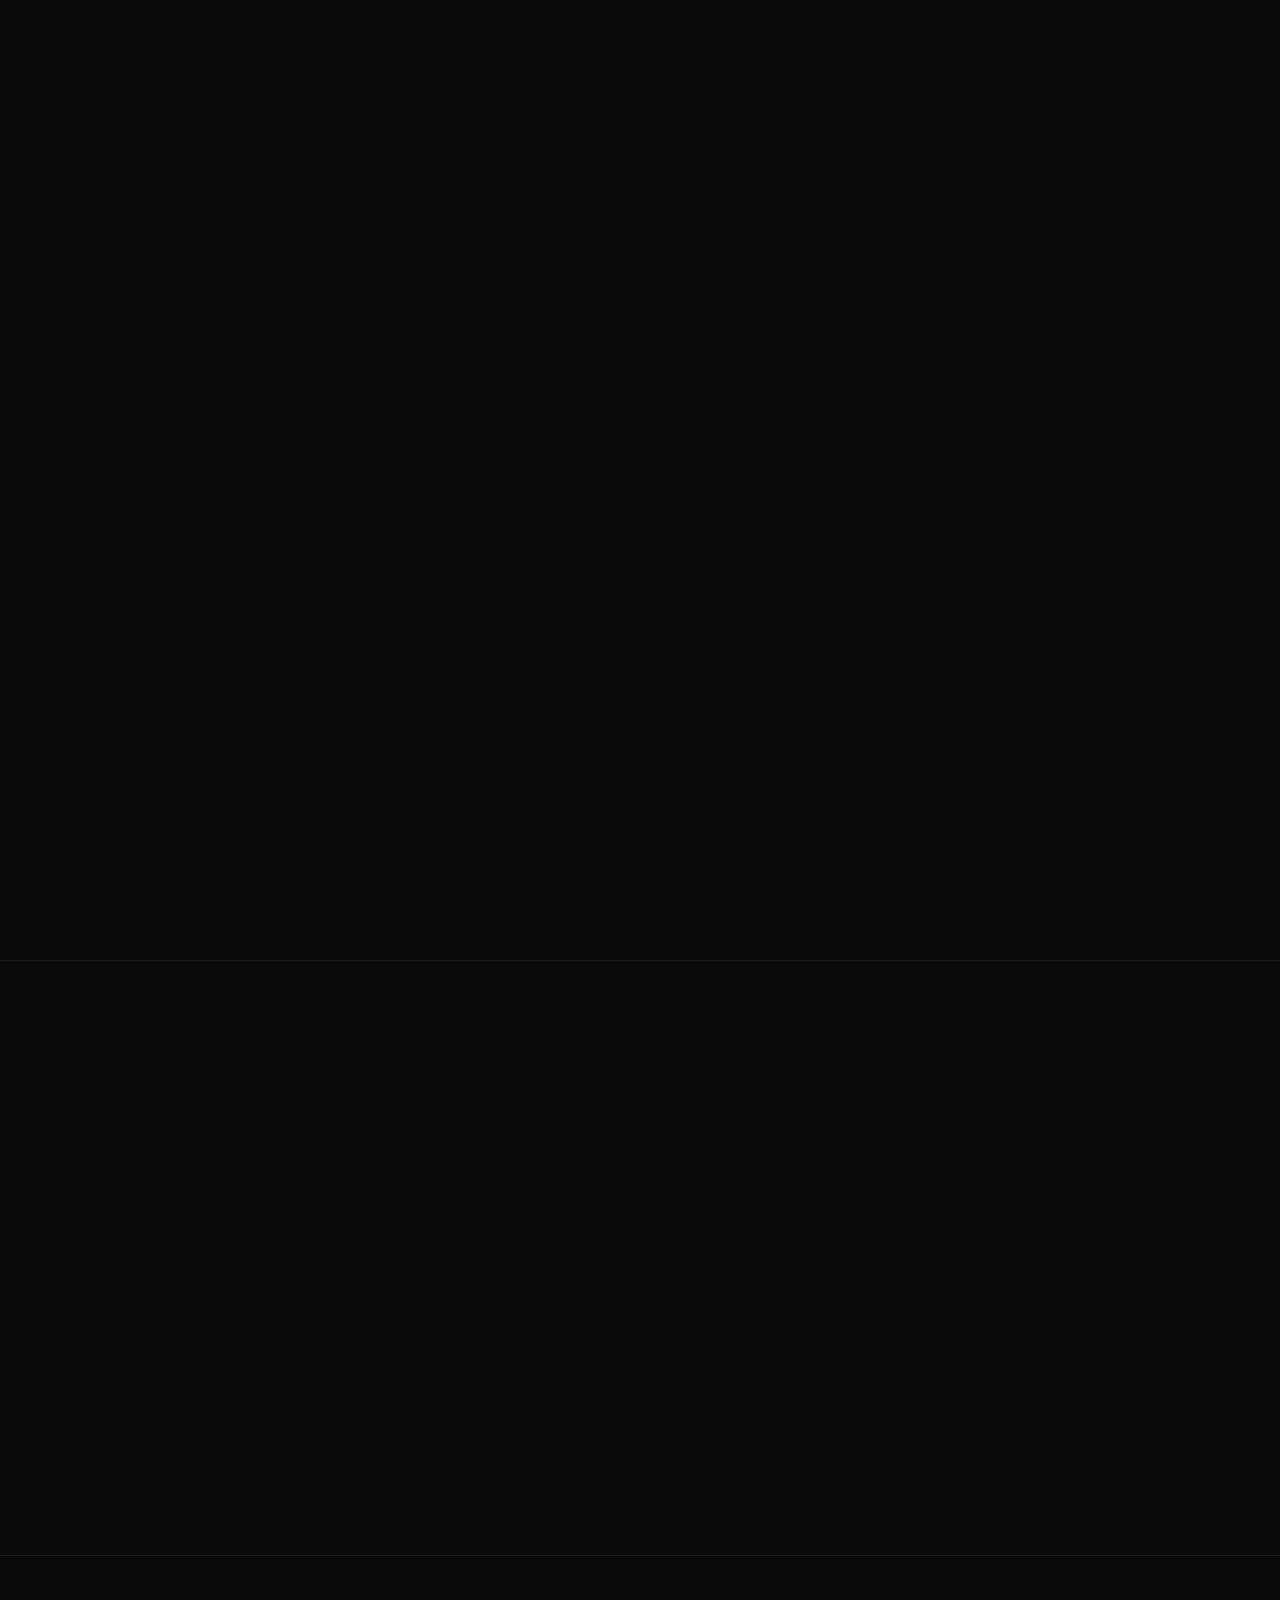
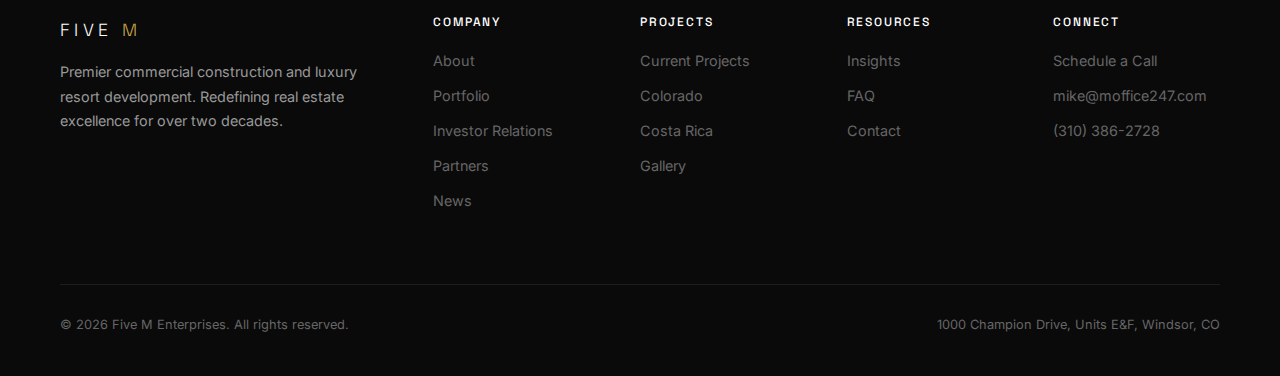
<file: partners.html>
<!DOCTYPE html>
<html lang="en">
<head>
  <!-- Google tag (gtag.js) -->
  <script async src="https://www.googletagmanager.com/gtag/js?id=G-RZJB8C2LK7"></script>
  <script>
    window.dataLayer = window.dataLayer || [];
    function gtag(){dataLayer.push(arguments);}
    gtag('js', new Date());
    gtag('config', 'G-RZJB8C2LK7');
  </script>
  <meta charset="UTF-8">
  <meta name="viewport" content="width=device-width, initial-scale=1.0">
  <title>Partners — Five M Real Estate | Strategic Partnerships</title>
  <meta name="description" content="Five M Enterprises partners with leading financial institutions, brokerages, architects, and engineering firms to deliver world-class developments.">
  <meta property="og:title" content="Partners — Five M Real Estate">
  <meta property="og:description" content="Strategic partnerships powering Five M's development excellence.">
  <meta property="og:type" content="website">
  <link rel="preconnect" href="https://fonts.googleapis.com">
  <link rel="preconnect" href="https://fonts.gstatic.com" crossorigin>
  <link href="https://fonts.googleapis.com/css2?family=Inter:wght@300;400;500;600&family=Space+Grotesk:wght@300;400;500;600;700&display=swap" rel="stylesheet">
  <link rel="stylesheet" href="css/style.css">
  <link rel="icon" type="image/x-icon" href="favicon.ico">
  <link rel="icon" type="image/svg+xml" href="favicon.svg">
  <link rel="icon" type="image/png" sizes="32x32" href="favicon-32.png">
  <link rel="icon" type="image/png" sizes="16x16" href="favicon-16.png">
  <link rel="apple-touch-icon" sizes="180x180" href="apple-touch-icon.png">
  <link rel="canonical" href="https://fivemrealestate.com/partners.html">
  <meta property="og:url" content="https://fivemrealestate.com/partners.html">
  <meta property="og:image" content="https://fivemrealestate.com/assets/images/hero-home.jpg">
  <meta name="twitter:card" content="summary_large_image">
  <meta name="twitter:title" content="Strategic Partners — Five M Real Estate">
  <meta name="twitter:description" content="Leading financial institutions, architects, and engineering firms powering Five M's development excellence.">
  <meta name="twitter:image" content="https://fivemrealestate.com/assets/images/hero-home.jpg">
  <script type="application/ld+json">
  {
    "@context": "https://schema.org",
    "@type": "WebPage",
    "name": "Strategic Partners — Five M Real Estate",
    "description": "Leading financial institutions, architects, and engineering firms powering Five M's development excellence.",
    "url": "https://fivemrealestate.com/partners.html",
    "publisher": {"@type": "Organization", "name": "Five M Enterprises", "url": "https://fivemrealestate.com"}
  }
  </script>
</head>
<body>

  <div class="grain"></div>

  <nav class="nav">
    <div class="nav-inner">
      <a href="index.html" class="nav-logo"><span class="nav-logo-text">FIVE <span>M</span></span></a>
      <div class="nav-links">
        <a href="index.html" class="nav-link">Home</a>
        <a href="portfolio.html" class="nav-link">Portfolio</a>
        <div class="nav-dropdown">
          <a href="current-projects.html" class="nav-link">Projects <svg class="nav-dropdown-arrow" viewBox="0 0 10 10" fill="none" stroke="currentColor" stroke-width="1.5"><path d="M2 4l3 3 3-3"/></svg></a>
          <div class="nav-dropdown-menu">
            <a href="current-projects.html">Current Projects</a>
            <a href="costa-rica.html">Costa Rica</a>
            <a href="colorado.html">Colorado</a>
          </div>
        </div>
        <div class="nav-dropdown">
          <a href="about.html" class="nav-link">About <svg class="nav-dropdown-arrow" viewBox="0 0 10 10" fill="none" stroke="currentColor" stroke-width="1.5"><path d="M2 4l3 3 3-3"/></svg></a>
          <div class="nav-dropdown-menu">
            <a href="about.html#story">Our Story</a>
            <a href="about.html#team">Team</a>
          </div>
        </div>
        <a href="investor-relations.html" class="nav-link">Investors</a>
        <a href="insights.html" class="nav-link">Insights</a>
        <a href="news.html" class="nav-link">News</a>
        <a href="contact.html" class="nav-cta">Schedule a Call</a>
      </div>
      <button class="nav-toggle" aria-label="Toggle menu"><span></span><span></span><span></span></button>
    </div>
  </nav>

  <div class="nav-mobile">
    <a href="index.html" class="nav-link">Home</a>
    <a href="portfolio.html" class="nav-link">Portfolio</a>
    <a href="current-projects.html" class="nav-link">Projects</a>
    <a href="about.html" class="nav-link">About</a>
    <a href="investor-relations.html" class="nav-link">Investors</a>
    <a href="insights.html" class="nav-link">Insights</a>
    <a href="news.html" class="nav-link">News</a>
    <a href="partners.html" class="nav-link">Partners</a>
    <a href="gallery.html" class="nav-link">Gallery</a>
    <a href="faq.html" class="nav-link">FAQ</a>
    <a href="contact.html" class="nav-link">Contact</a>
    <a href="contact.html" class="btn btn-primary" style="margin-top: 16px;">Schedule a Call</a>
  </div>

  <!-- Page Hero -->
  <section class="page-hero">
    <div class="hero-bg">
      <img src="assets/images/hero-portfolio.jpg" alt="Five M Enterprises strategic partners and industry relationships" loading="eager">
    </div>
    <div class="container">
      <div class="page-hero-content">
        <span class="label">Strategic Alliances</span>
        <h1>Our<br>Partners</h1>
        <p class="hero-subtitle" style="margin-top: 16px; max-width: 500px;">The relationships that power Five M's development excellence — from capital to construction.</p>
      </div>
    </div>
  </section>

  <!-- Partners Content -->
  <section class="section">
    <div class="container">

      <!-- Financial Partners -->
      <div class="partner-category reveal">
        <span class="label" style="display: block; margin-bottom: 16px;">Capital Partners</span>
        <h2>Financial Institutions</h2>
        <p style="max-width: 700px; margin-top: 16px;">Five M maintains deep relationships with a curated group of regional and national lending institutions, private equity firms, and family offices. These partnerships ensure competitive capital access across all market conditions and deal structures.</p>
        <div class="partner-logos">
          <div class="partner-logo-box">Regional Bank Group</div>
          <div class="partner-logo-box">National CRE Lender</div>
          <div class="partner-logo-box">Private Equity Fund</div>
          <div class="partner-logo-box">Family Office Capital</div>
        </div>
      </div>

      <!-- Brokerage -->
      <div class="partner-category reveal">
        <span class="label" style="display: block; margin-bottom: 16px;">Sales & Leasing</span>
        <h2>Brokerage Partners</h2>
        <p style="max-width: 700px; margin-top: 16px;">We partner with leading commercial and residential brokerages to ensure our developments reach the right buyers, tenants, and investors. Our brokerage relationships span domestic and international markets.</p>
        <div class="partner-logos">
          <div class="partner-logo-box">Commercial Brokerage</div>
          <div class="partner-logo-box">Luxury Residential Group</div>
          <div class="partner-logo-box">International Sales Network</div>
          <div class="partner-logo-box">Resort Marketing Agency</div>
        </div>
      </div>

      <!-- Development Partners -->
      <div class="partner-category reveal">
        <span class="label" style="display: block; margin-bottom: 16px;">Construction & Development</span>
        <h2>Development Partners</h2>
        <p style="max-width: 700px; margin-top: 16px;">Our general contractors, subcontractors, and development consultants are among the best in each of our markets. These long-standing relationships ensure predictable execution and consistent quality.</p>
        <div class="partner-logos">
          <div class="partner-logo-box">General Contractor — CO</div>
          <div class="partner-logo-box">General Contractor — CA</div>
          <div class="partner-logo-box">Civil Engineering Firm</div>
          <div class="partner-logo-box">Land Planning Consultants</div>
        </div>
      </div>

      <!-- Professional Services -->
      <div class="partner-category reveal">
        <span class="label" style="display: block; margin-bottom: 16px;">Professional Services</span>
        <h2>Legal, Architecture & Engineering</h2>
        <p style="max-width: 700px; margin-top: 16px;">Five M's professional services network includes nationally recognized architecture firms, structural and MEP engineering consultants, and real estate law firms specializing in development, land use, and international transactions.</p>
        <div class="partner-logos">
          <div class="partner-logo-box">Architecture Studio</div>
          <div class="partner-logo-box">Structural Engineers</div>
          <div class="partner-logo-box">Real Estate Law Firm</div>
          <div class="partner-logo-box">Environmental Consultants</div>
        </div>
      </div>

    </div>
  </section>

  <!-- CTA -->
  <section class="cta-section section" style="border-top: 1px solid var(--color-border);">
    <div class="container">
      <div class="cta-inner reveal">
        <span class="label">Become a Partner</span>
        <h2>Work With<br>Five M</h2>
        <p>We're always interested in building relationships with firms and professionals who share our commitment to excellence. If you'd like to explore partnership opportunities, we'd love to hear from you.</p>
        <a href="contact.html" class="btn btn-primary">
          Contact Us
          <svg class="btn-icon" width="16" height="16" viewBox="0 0 24 24" fill="none" stroke="currentColor" stroke-width="2"><path d="M5 12h14M12 5l7 7-7 7"/></svg>
        </a>
      </div>
    </div>
  </section>

  <!-- Footer -->
  <footer class="footer">
    <div class="container">
      <div class="footer-grid-expanded">
        <div class="footer-brand">
          <span class="nav-logo-text" style="font-size: 1.1rem;">FIVE <span style="color: var(--color-accent);">M</span></span>
          <p>Premier commercial construction and luxury resort development. Redefining real estate excellence for over two decades.</p>
        </div>
        <div>
          <h4 class="footer-heading">Company</h4>
          <a href="about.html" class="footer-link">About</a>
          <a href="portfolio.html" class="footer-link">Portfolio</a>
          <a href="investor-relations.html" class="footer-link">Investor Relations</a>
          <a href="partners.html" class="footer-link">Partners</a>
          <a href="news.html" class="footer-link">News</a>
        </div>
        <div>
          <h4 class="footer-heading">Projects</h4>
          <a href="current-projects.html" class="footer-link">Current Projects</a>
          <a href="colorado.html" class="footer-link">Colorado</a>
          <a href="costa-rica.html" class="footer-link">Costa Rica</a>
          <a href="gallery.html" class="footer-link">Gallery</a>
        </div>
        <div>
          <h4 class="footer-heading">Resources</h4>
          <a href="insights.html" class="footer-link">Insights</a>
          <a href="faq.html" class="footer-link">FAQ</a>
          <a href="contact.html" class="footer-link">Contact</a>
        </div>
        <div>
          <h4 class="footer-heading">Connect</h4>
          <a href="contact.html" class="footer-link">Schedule a Call</a>
          <a href="mailto:mike@moffice247.com" class="footer-link">mike@moffice247.com</a>
          <a href="tel:+1-310-386-2728" class="footer-link">(310) 386-2728</a>
        </div>
      </div>
      <div class="footer-bottom">
        <span>&copy; 2026 Five M Enterprises. All rights reserved.</span>
        <span>1000 Champion Drive, Units E&F, Windsor, CO</span>
      </div>
    </div>
  </footer>

  <script src="js/main.js"></script>
</body>
</html>
</file>
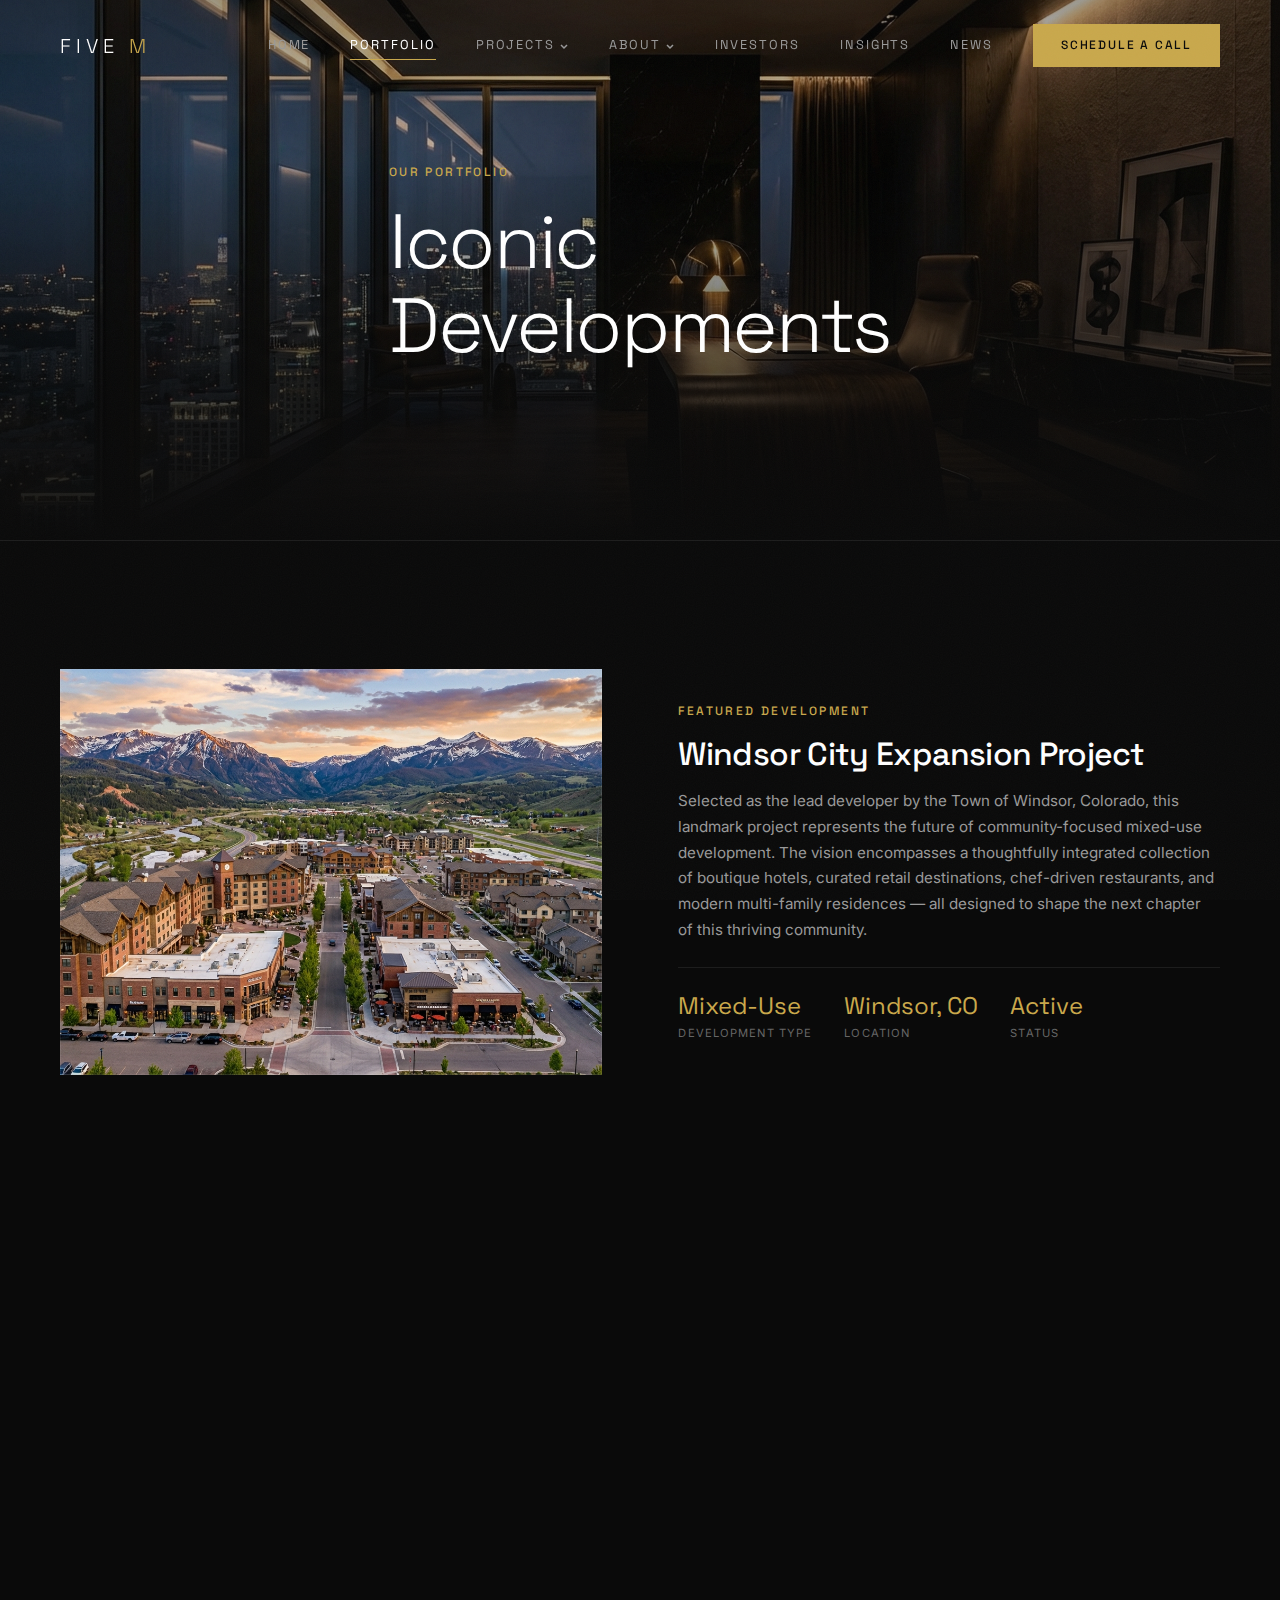
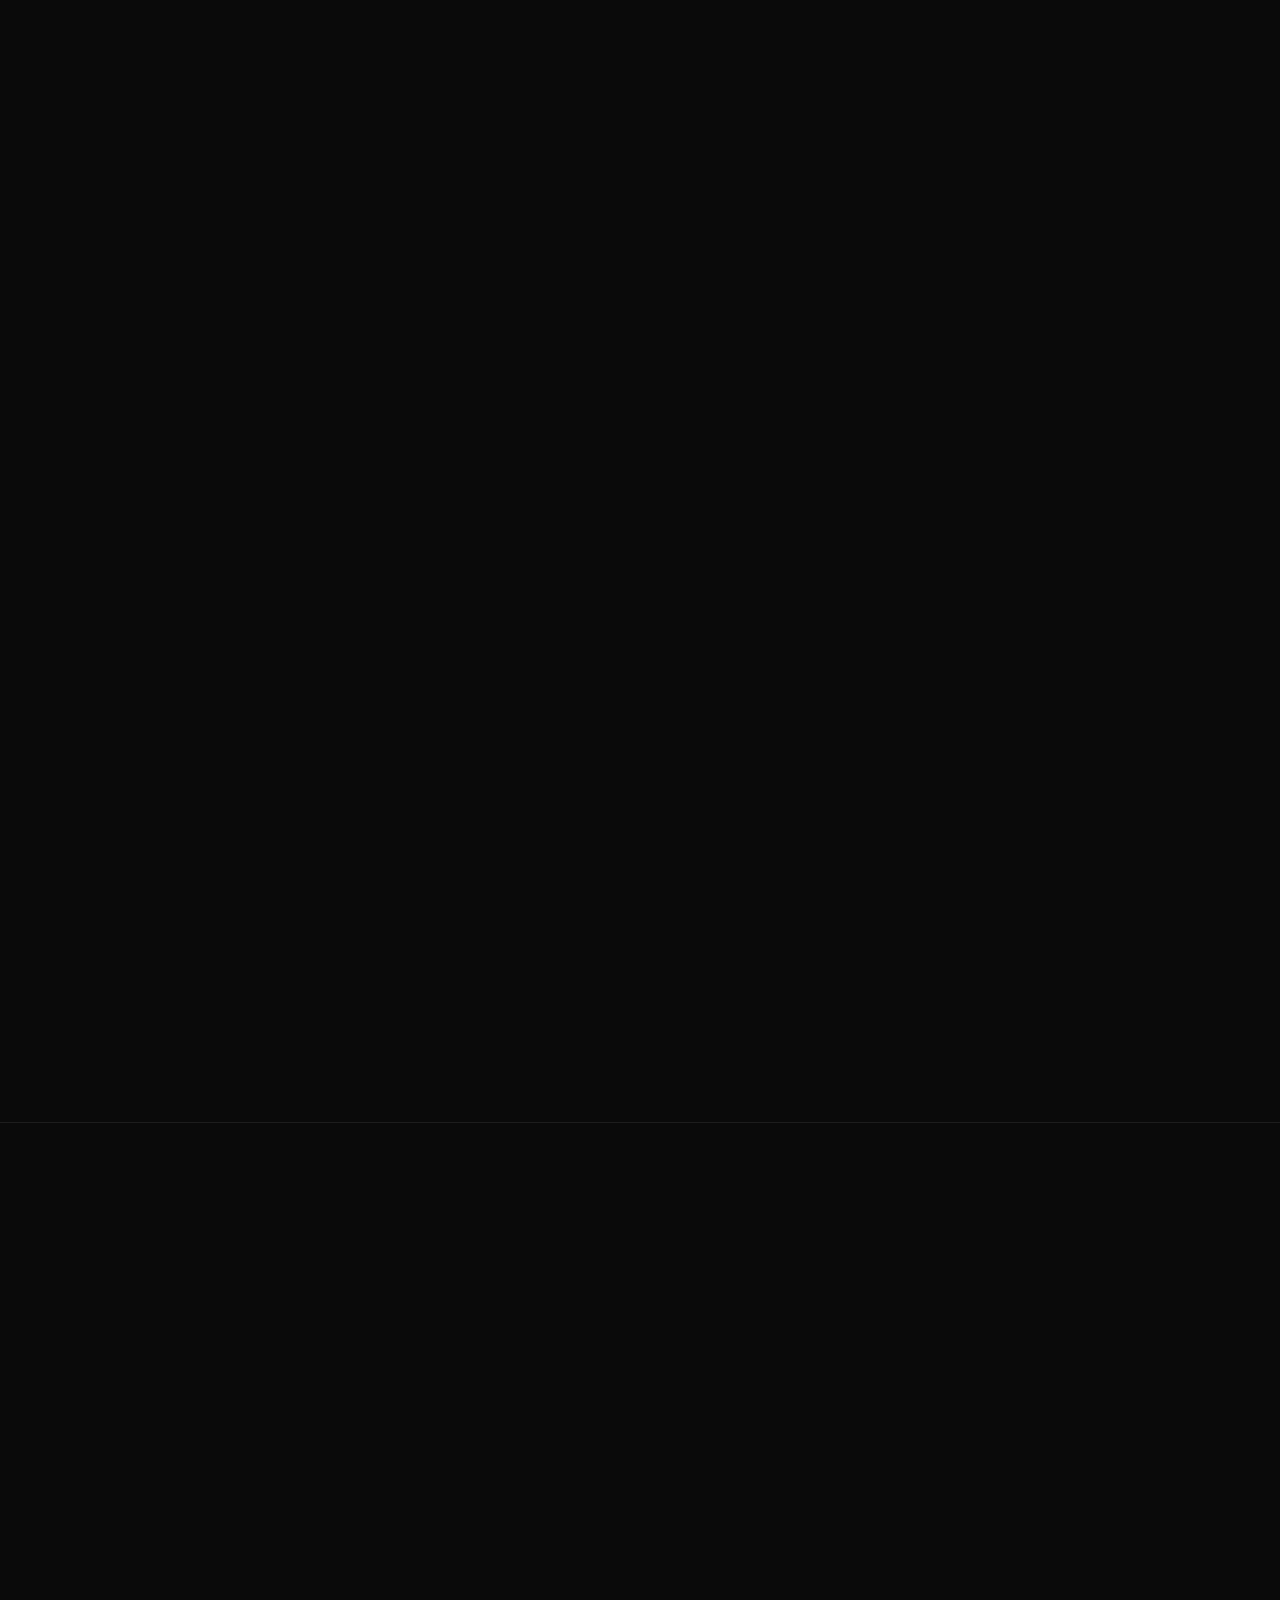
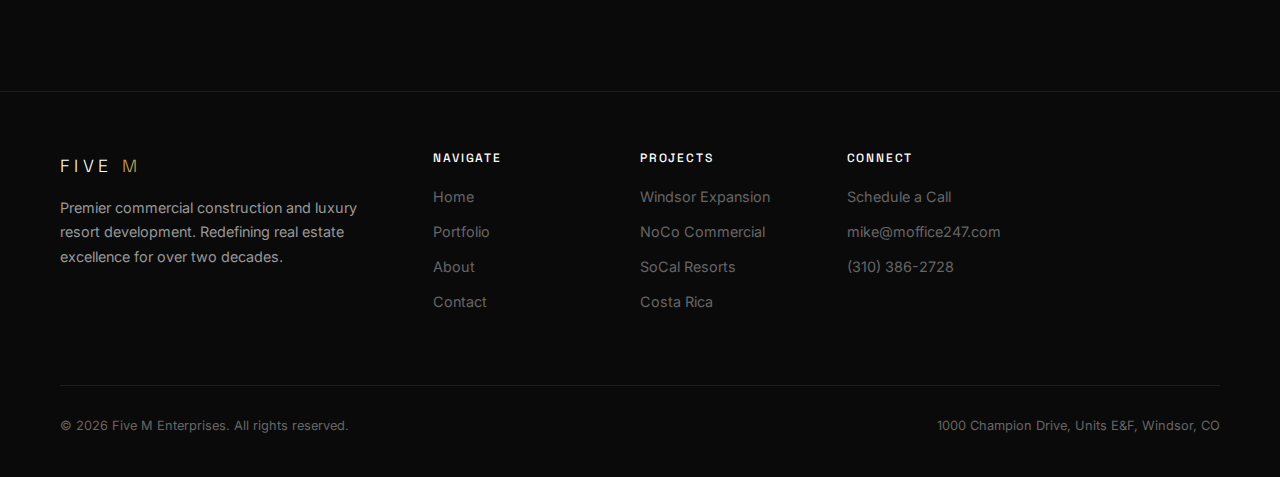
<file: portfolio.html>
<!DOCTYPE html>
<html lang="en">
<head>
  <!-- Google tag (gtag.js) -->
  <script async src="https://www.googletagmanager.com/gtag/js?id=G-RZJB8C2LK7"></script>
  <script>
    window.dataLayer = window.dataLayer || [];
    function gtag(){dataLayer.push(arguments);}
    gtag('js', new Date());
    gtag('config', 'G-RZJB8C2LK7');
  </script>
  <meta charset="UTF-8">
  <meta name="viewport" content="width=device-width, initial-scale=1.0">
  <title>Portfolio — Five M Real Estate | $100M+ Developments</title>
  <meta name="description" content="Explore Five M's portfolio of commercial developments, luxury beachfront resorts, and community-shaping projects valued at over $100M.">
  
  <link rel="preconnect" href="https://fonts.googleapis.com">
  <link rel="preconnect" href="https://fonts.gstatic.com" crossorigin>
  <link href="https://fonts.googleapis.com/css2?family=Inter:wght@300;400;500;600&family=Space+Grotesk:wght@300;400;500;600;700&display=swap" rel="stylesheet">
  <link rel="stylesheet" href="css/style.css">
  <link rel="icon" type="image/x-icon" href="favicon.ico">
  <link rel="icon" type="image/svg+xml" href="favicon.svg">
  <link rel="icon" type="image/png" sizes="32x32" href="favicon-32.png">
  <link rel="icon" type="image/png" sizes="16x16" href="favicon-16.png">
  <link rel="apple-touch-icon" sizes="180x180" href="apple-touch-icon.png">
  <link rel="canonical" href="https://fivemrealestate.com/portfolio.html">
  <meta property="og:title" content="Development Portfolio — Five M Real Estate">
  <meta property="og:description" content="Explore Five M's $100M+ portfolio of commercial, luxury resort, and residential developments.">
  <meta property="og:type" content="website">
  <meta property="og:url" content="https://fivemrealestate.com/portfolio.html">
  <meta property="og:image" content="https://fivemrealestate.com/assets/images/hero-home.jpg">
  <meta name="twitter:card" content="summary_large_image">
  <meta name="twitter:title" content="Development Portfolio — Five M Real Estate">
  <meta name="twitter:description" content="Explore Five M's $100M+ portfolio of commercial, luxury resort, and residential developments.">
  <meta name="twitter:image" content="https://fivemrealestate.com/assets/images/hero-home.jpg">
  <script type="application/ld+json">
  {
    "@context": "https://schema.org",
    "@type": "WebPage",
    "name": "Development Portfolio — Five M Real Estate",
    "description": "Explore Five M's $100M+ portfolio of commercial, luxury resort, and residential developments.",
    "url": "https://fivemrealestate.com/portfolio.html",
    "publisher": {"@type": "Organization", "name": "Five M Enterprises", "url": "https://fivemrealestate.com"}
  }
  </script>
</head>
<body>

  <div class="grain"></div>

  <!-- Navigation -->
  <nav class="nav">
    <div class="nav-inner">
      <a href="index.html" class="nav-logo">
        <span class="nav-logo-text">FIVE <span>M</span></span>
      </a>
      <div class="nav-links">
        <a href="index.html" class="nav-link">Home</a>
        <a href="portfolio.html" class="nav-link active">Portfolio</a>
        <div class="nav-dropdown">
          <a href="current-projects.html" class="nav-link">Projects <svg class="nav-dropdown-arrow" viewBox="0 0 10 10" fill="none" stroke="currentColor" stroke-width="1.5"><path d="M2 4l3 3 3-3"/></svg></a>
          <div class="nav-dropdown-menu">
            <a href="current-projects.html">Current Projects</a>
            <a href="costa-rica.html">Costa Rica</a>
            <a href="colorado.html">Colorado</a>
          </div>
        </div>
        <div class="nav-dropdown">
          <a href="about.html" class="nav-link">About <svg class="nav-dropdown-arrow" viewBox="0 0 10 10" fill="none" stroke="currentColor" stroke-width="1.5"><path d="M2 4l3 3 3-3"/></svg></a>
          <div class="nav-dropdown-menu">
            <a href="about.html#story">Our Story</a>
            <a href="about.html#team">Team</a>
          </div>
        </div>
        <a href="investor-relations.html" class="nav-link">Investors</a>
        <a href="insights.html" class="nav-link">Insights</a>
        <a href="news.html" class="nav-link">News</a>
        <a href="contact.html" class="nav-cta">Schedule a Call</a>
      </div>
      <button class="nav-toggle" aria-label="Toggle menu">
        <span></span><span></span><span></span>
      </button>
    </div>
  </nav>

  <div class="nav-mobile">
    <a href="index.html" class="nav-link">Home</a>
    <a href="portfolio.html" class="nav-link">Portfolio</a>
    <a href="current-projects.html" class="nav-link">Projects</a>
    <a href="about.html" class="nav-link">About</a>
    <a href="investor-relations.html" class="nav-link">Investors</a>
    <a href="insights.html" class="nav-link">Insights</a>
    <a href="news.html" class="nav-link">News</a>
    <a href="partners.html" class="nav-link">Partners</a>
    <a href="gallery.html" class="nav-link">Gallery</a>
    <a href="faq.html" class="nav-link">FAQ</a>
    <a href="contact.html" class="nav-link">Contact</a>
    <a href="contact.html" class="btn btn-primary" style="margin-top: 16px;">Schedule a Call</a>
  </div>

  <!-- Page Hero -->
  <section class="page-hero">
    <div class="hero-bg">
      <img src="assets/images/hero-portfolio.jpg" alt="Luxury development" loading="eager">
    </div>
    <div class="container">
      <div class="page-hero-content">
        <span class="label">Our Portfolio</span>
        <h1>Iconic<br>Developments</h1>
        <p class="hero-subtitle" style="margin-top: 16px; max-width: 500px;">Two decades of transformative projects spanning commercial, resort, and residential real estate.</p>
      </div>
    </div>
  </section>

  <!-- Portfolio Items -->
  <section class="portfolio-section">
    <div class="container">

      <!-- Windsor -->
      <div class="portfolio-item reveal" id="windsor">
        <div class="portfolio-img-wrapper">
          <img src="assets/images/windsor-project.jpg" alt="Windsor City Expansion Project">
        </div>
        <div class="portfolio-content">
          <span class="label">Featured Development</span>
          <h3>Windsor City Expansion Project</h3>
          <p>Selected as the lead developer by the Town of Windsor, Colorado, this landmark project represents the future of community-focused mixed-use development. The vision encompasses a thoughtfully integrated collection of boutique hotels, curated retail destinations, chef-driven restaurants, and modern multi-family residences — all designed to shape the next chapter of this thriving community.</p>
          <div class="portfolio-stats">
            <div class="portfolio-stat">
              <div class="portfolio-stat-value">Mixed-Use</div>
              <div class="portfolio-stat-label">Development Type</div>
            </div>
            <div class="portfolio-stat">
              <div class="portfolio-stat-value">Windsor, CO</div>
              <div class="portfolio-stat-label">Location</div>
            </div>
            <div class="portfolio-stat">
              <div class="portfolio-stat-value">Active</div>
              <div class="portfolio-stat-label">Status</div>
            </div>
          </div>
        </div>
      </div>

      <!-- Northern Colorado -->
      <div class="portfolio-item reveal" id="noco">
        <div class="portfolio-img-wrapper">
          <img src="assets/images/colorado-commercial.jpg" alt="Northern Colorado Commercial Properties">
        </div>
        <div class="portfolio-content">
          <span class="label">Commercial Portfolio</span>
          <h3>Northern Colorado Commercial Properties</h3>
          <p>Since 2012, Five M has assembled and managed a commanding portfolio of commercial properties across Northern Colorado, with an aggregate value exceeding $100 million. This portfolio encompasses Class A office spaces, premium retail centers, and strategically positioned industrial facilities — each selected for its growth potential and contribution to the region's economic landscape.</p>
          <div class="portfolio-stats">
            <div class="portfolio-stat">
              <div class="portfolio-stat-value">$100M+</div>
              <div class="portfolio-stat-label">Portfolio Value</div>
            </div>
            <div class="portfolio-stat">
              <div class="portfolio-stat-value">Since 2012</div>
              <div class="portfolio-stat-label">Established</div>
            </div>
            <div class="portfolio-stat">
              <div class="portfolio-stat-value">NoCo</div>
              <div class="portfolio-stat-label">Region</div>
            </div>
          </div>
        </div>
      </div>

      <!-- SoCal Beachfront -->
      <div class="portfolio-item reveal" id="socal">
        <div class="portfolio-img-wrapper">
          <img src="assets/images/socal-beachfront.jpg" alt="Southern California Beachfront Resort Homes">
        </div>
        <div class="portfolio-content">
          <span class="label">Luxury Residential</span>
          <h3>Southern California Beachfront Resort Homes</h3>
          <p>Since 1999, Five M has crafted an exclusive collection of bespoke beachfront properties along the Southern California coastline. Each residence is a masterwork of architectural design — custom-built to harmonize with its oceanfront setting while delivering uncompromising luxury. These homes represent the pinnacle of coastal living, where meticulous craftsmanship meets breathtaking natural beauty.</p>
          <div class="portfolio-stats">
            <div class="portfolio-stat">
              <div class="portfolio-stat-value">Since 1999</div>
              <div class="portfolio-stat-label">Established</div>
            </div>
            <div class="portfolio-stat">
              <div class="portfolio-stat-value">Bespoke</div>
              <div class="portfolio-stat-label">Design Approach</div>
            </div>
            <div class="portfolio-stat">
              <div class="portfolio-stat-value">SoCal</div>
              <div class="portfolio-stat-label">Region</div>
            </div>
          </div>
        </div>
      </div>

      <!-- Costa Rica -->
      <div class="portfolio-item reveal" id="costarica">
        <div class="portfolio-img-wrapper">
          <img src="assets/images/costa-rica.jpg" alt="Costa Rica Resort Properties">
        </div>
        <div class="portfolio-content">
          <span class="label">International</span>
          <h3>Costa Rica Beachfront Resorts</h3>
          <p>Expanding our vision beyond borders, Five M has developed select beachfront resort properties in Costa Rica's most coveted coastal regions. These developments blend world-class luxury with the raw beauty of the Central American Pacific coast — offering discerning investors and travelers an unparalleled tropical retreat.</p>
          <div class="portfolio-stats">
            <div class="portfolio-stat">
              <div class="portfolio-stat-value">Resort</div>
              <div class="portfolio-stat-label">Property Type</div>
            </div>
            <div class="portfolio-stat">
              <div class="portfolio-stat-value">Costa Rica</div>
              <div class="portfolio-stat-label">Location</div>
            </div>
            <div class="portfolio-stat">
              <div class="portfolio-stat-value">International</div>
              <div class="portfolio-stat-label">Market</div>
            </div>
          </div>
        </div>
      </div>

    </div>
  </section>

  <!-- CTA -->
  <section class="cta-section section" style="border-top: 1px solid var(--color-border);">
    <div class="container">
      <div class="cta-inner reveal">
        <span class="label">Your Vision, Our Expertise</span>
        <h2>Ready to Develop<br>Your Next Project?</h2>
        <p>From concept to completion, we bring the experience, network, and vision to make extraordinary developments a reality.</p>
        <a href="contact.html" class="btn btn-primary">
          Let's Talk
          <svg class="btn-icon" width="16" height="16" viewBox="0 0 24 24" fill="none" stroke="currentColor" stroke-width="2"><path d="M5 12h14M12 5l7 7-7 7"/></svg>
        </a>
      </div>
    </div>
  </section>

  <!-- Footer -->
  <footer class="footer">
    <div class="container">
      <div class="footer-grid-expanded">
        <div class="footer-brand">
          <span class="nav-logo-text" style="font-size: 1.1rem;">FIVE <span style="color: var(--color-accent);">M</span></span>
          <p>Premier commercial construction and luxury resort development. Redefining real estate excellence for over two decades.</p>
        </div>
        <div>
          <h4 class="footer-heading">Navigate</h4>
          <a href="index.html" class="footer-link">Home</a>
          <a href="portfolio.html" class="footer-link">Portfolio</a>
          <a href="about.html" class="footer-link">About</a>
          <a href="contact.html" class="footer-link">Contact</a>
        </div>
        <div>
          <h4 class="footer-heading">Projects</h4>
          <a href="portfolio.html#windsor" class="footer-link">Windsor Expansion</a>
          <a href="portfolio.html#noco" class="footer-link">NoCo Commercial</a>
          <a href="portfolio.html#socal" class="footer-link">SoCal Resorts</a>
          <a href="portfolio.html#costarica" class="footer-link">Costa Rica</a>
        </div>
        <div>
          <h4 class="footer-heading">Connect</h4>
          <a href="contact.html" class="footer-link">Schedule a Call</a>
          <a href="mailto:mike@moffice247.com" class="footer-link">mike@moffice247.com</a>
          <a href="tel:+1-310-386-2728" class="footer-link">(310) 386-2728</a>
        </div>
      </div>
      <div class="footer-bottom">
        <span>&copy; 2026 Five M Enterprises. All rights reserved.</span>
        <span>1000 Champion Drive, Units E&F, Windsor, CO</span>
      </div>
    </div>
  </footer>

  <script src="js/main.js"></script>
</body>
</html>
</file>
<file: css/style.css>
/* ============================================
   FIVE M REAL ESTATE — Premium Website Styles
   Porsche-inspired: Dark, cinematic, minimal
   ============================================ */

/* --- Custom Properties --- */
:root {
  /* Colors */
  --color-bg: #0a0a0a;
  --color-bg-alt: #111111;
  --color-bg-card: #161616;
  --color-bg-glass: rgba(16, 16, 16, 0.85);
  --color-surface: #1a1a1a;
  --color-border: rgba(255, 255, 255, 0.08);
  --color-border-hover: rgba(255, 255, 255, 0.15);
  
  --color-text: #ffffff;
  --color-text-secondary: #999999;
  --color-text-muted: #666666;
  
  --color-accent: #c9a84c;
  --color-accent-light: #d4b96a;
  --color-accent-dark: #a88a35;
  
  /* Typography */
  --font-heading: 'Space Grotesk', sans-serif;
  --font-body: 'Inter', sans-serif;
  
  /* Spacing */
  --section-padding: clamp(80px, 10vw, 160px);
  --container-width: 1400px;
  --container-padding: clamp(20px, 5vw, 60px);
  
  /* Transitions */
  --ease-out-expo: cubic-bezier(0.16, 1, 0.3, 1);
  --ease-out-quart: cubic-bezier(0.25, 1, 0.5, 1);
  --transition-fast: 0.3s var(--ease-out-expo);
  --transition-medium: 0.6s var(--ease-out-expo);
  --transition-slow: 1s var(--ease-out-expo);
}

/* --- Reset & Base --- */
*, *::before, *::after {
  margin: 0;
  padding: 0;
  box-sizing: border-box;
}

html {
  font-size: 16px;
  scroll-behavior: smooth;
  -webkit-font-smoothing: antialiased;
  -moz-osx-font-smoothing: grayscale;
}

body {
  font-family: var(--font-body);
  background-color: var(--color-bg);
  color: var(--color-text);
  line-height: 1.6;
  overflow-x: hidden;
}

a {
  color: inherit;
  text-decoration: none;
}

img {
  max-width: 100%;
  height: auto;
  display: block;
}

ul, ol {
  list-style: none;
}

button {
  border: none;
  background: none;
  cursor: pointer;
  font-family: inherit;
  color: inherit;
}

/* --- Typography --- */
h1, h2, h3, h4, h5, h6 {
  font-family: var(--font-heading);
  font-weight: 500;
  line-height: 1.1;
  letter-spacing: -0.02em;
}

h1 {
  font-size: clamp(2.5rem, 6vw, 5.5rem);
  font-weight: 300;
  letter-spacing: -0.03em;
}

h2 {
  font-size: clamp(2rem, 4vw, 3.5rem);
  font-weight: 400;
}

h3 {
  font-size: clamp(1.25rem, 2vw, 1.75rem);
  font-weight: 500;
}

p {
  color: var(--color-text-secondary);
  font-size: clamp(0.95rem, 1.1vw, 1.1rem);
  line-height: 1.7;
}

.label {
  font-family: var(--font-heading);
  font-size: 0.75rem;
  font-weight: 500;
  letter-spacing: 0.2em;
  text-transform: uppercase;
  color: var(--color-accent);
}

/* --- Layout --- */
.container {
  max-width: var(--container-width);
  margin: 0 auto;
  padding: 0 var(--container-padding);
}

.section {
  padding: var(--section-padding) 0;
}

/* --- Preloader --- */
.preloader {
  position: fixed;
  inset: 0;
  z-index: 10000;
  background: var(--color-bg);
  display: flex;
  align-items: center;
  justify-content: center;
  transition: opacity 0.6s ease, visibility 0.6s ease;
}

.preloader.loaded {
  opacity: 0;
  visibility: hidden;
  pointer-events: none;
}

.preloader-logo {
  font-family: var(--font-heading);
  font-size: 1.5rem;
  font-weight: 300;
  letter-spacing: 0.3em;
  text-transform: uppercase;
  color: var(--color-text);
  opacity: 0;
  animation: preloaderFade 1.5s ease forwards;
}

.preloader-line {
  position: absolute;
  bottom: 50%;
  left: 50%;
  transform: translateX(-50%);
  width: 60px;
  height: 1px;
  background: var(--color-accent);
  margin-top: 40px;
  animation: preloaderLine 1.5s var(--ease-out-expo) forwards;
  transform-origin: left;
}

@keyframes preloaderFade {
  0% { opacity: 0; transform: translateY(10px); }
  50% { opacity: 1; transform: translateY(0); }
  100% { opacity: 1; }
}

@keyframes preloaderLine {
  0% { width: 0; }
  100% { width: 60px; }
}

/* --- Navigation --- */
.nav {
  position: fixed;
  top: 0;
  left: 0;
  right: 0;
  z-index: 1000;
  padding: 24px 0;
  transition: all var(--transition-medium);
}

.nav.scrolled {
  background: var(--color-bg-glass);
  backdrop-filter: blur(20px);
  -webkit-backdrop-filter: blur(20px);
  padding: 16px 0;
  border-bottom: 1px solid var(--color-border);
}

.nav-inner {
  display: flex;
  align-items: center;
  justify-content: space-between;
  max-width: var(--container-width);
  margin: 0 auto;
  padding: 0 var(--container-padding);
}

.nav-logo {
  display: flex;
  align-items: center;
  gap: 12px;
  z-index: 1001;
}

.nav-logo img {
  height: 36px;
  width: auto;
}

.nav-logo-text {
  font-family: var(--font-heading);
  font-size: 1.25rem;
  font-weight: 300;
  letter-spacing: 0.25em;
  text-transform: uppercase;
}

.nav-logo-text span {
  color: var(--color-accent);
}

.nav-links {
  display: flex;
  align-items: center;
  gap: 40px;
}

.nav-link {
  font-family: var(--font-heading);
  font-size: 0.8rem;
  font-weight: 400;
  letter-spacing: 0.15em;
  text-transform: uppercase;
  color: var(--color-text-secondary);
  transition: color var(--transition-fast);
  position: relative;
}

.nav-link::after {
  content: '';
  position: absolute;
  bottom: -4px;
  left: 0;
  width: 0;
  height: 1px;
  background: var(--color-accent);
  transition: width var(--transition-fast);
}

.nav-link:hover,
.nav-link.active {
  color: var(--color-text);
}

.nav-link:hover::after,
.nav-link.active::after {
  width: 100%;
}

.nav-cta {
  font-family: var(--font-heading);
  font-size: 0.75rem;
  font-weight: 500;
  letter-spacing: 0.15em;
  text-transform: uppercase;
  color: var(--color-bg);
  background: var(--color-accent);
  padding: 12px 28px;
  border-radius: 0;
  transition: all var(--transition-fast);
}

.nav-cta:hover {
  background: var(--color-accent-light);
  transform: translateY(-1px);
}

/* Mobile Nav Toggle */
.nav-toggle {
  display: none;
  flex-direction: column;
  gap: 6px;
  z-index: 1001;
  padding: 4px;
}

.nav-toggle span {
  display: block;
  width: 28px;
  height: 1.5px;
  background: var(--color-text);
  transition: all var(--transition-fast);
  transform-origin: center;
}

.nav-toggle.active span:nth-child(1) {
  transform: rotate(45deg) translate(5px, 5px);
}

.nav-toggle.active span:nth-child(2) {
  opacity: 0;
}

.nav-toggle.active span:nth-child(3) {
  transform: rotate(-45deg) translate(5px, -5px);
}

/* Mobile Nav Overlay */
.nav-mobile {
  position: fixed;
  inset: 0;
  background: var(--color-bg);
  z-index: 999;
  display: flex;
  flex-direction: column;
  align-items: center;
  justify-content: center;
  gap: 32px;
  opacity: 0;
  visibility: hidden;
  transition: all var(--transition-medium);
}

.nav-mobile.active {
  opacity: 1;
  visibility: visible;
}

.nav-mobile .nav-link {
  font-size: 1.5rem;
  letter-spacing: 0.2em;
  color: var(--color-text);
  transform: translateY(20px);
  opacity: 0;
  transition: all 0.4s var(--ease-out-expo);
}

.nav-mobile.active .nav-link {
  transform: translateY(0);
  opacity: 1;
}

.nav-mobile.active .nav-link:nth-child(1) { transition-delay: 0.1s; }
.nav-mobile.active .nav-link:nth-child(2) { transition-delay: 0.15s; }
.nav-mobile.active .nav-link:nth-child(3) { transition-delay: 0.2s; }
.nav-mobile.active .nav-link:nth-child(4) { transition-delay: 0.25s; }
.nav-mobile.active .nav-link:nth-child(5) { transition-delay: 0.3s; }

/* --- Hero Section --- */
.hero {
  position: relative;
  height: 100vh;
  min-height: 700px;
  display: flex;
  align-items: flex-end;
  padding-bottom: clamp(60px, 8vw, 120px);
  overflow: hidden;
}

.hero-bg {
  position: absolute;
  inset: 0;
  z-index: -1;
}

.hero-bg img {
  width: 100%;
  height: 100%;
  object-fit: cover;
  transform: scale(1.1);
  animation: heroZoom 20s ease-in-out infinite alternate;
}

.hero-bg::after {
  content: '';
  position: absolute;
  inset: 0;
  background: linear-gradient(
    to bottom,
    rgba(10, 10, 10, 0.3) 0%,
    rgba(10, 10, 10, 0.1) 30%,
    rgba(10, 10, 10, 0.5) 70%,
    rgba(10, 10, 10, 0.95) 100%
  );
}

@keyframes heroZoom {
  0% { transform: scale(1.1); }
  100% { transform: scale(1); }
}

.hero-content {
  position: relative;
  z-index: 1;
  max-width: 900px;
}

.hero-label {
  display: inline-flex;
  align-items: center;
  gap: 12px;
  margin-bottom: 24px;
  opacity: 0;
  animation: fadeUp 0.8s var(--ease-out-expo) 0.5s forwards;
}

.hero-label::before {
  content: '';
  width: 40px;
  height: 1px;
  background: var(--color-accent);
}

.hero h1 {
  margin-bottom: 24px;
  opacity: 0;
  animation: fadeUp 0.8s var(--ease-out-expo) 0.7s forwards;
}

.hero h1 em {
  font-style: normal;
  color: var(--color-accent);
}

.hero-subtitle {
  font-size: clamp(1rem, 1.3vw, 1.2rem);
  color: var(--color-text-secondary);
  max-width: 560px;
  margin-bottom: 40px;
  opacity: 0;
  animation: fadeUp 0.8s var(--ease-out-expo) 0.9s forwards;
}

.hero-actions {
  display: flex;
  gap: 16px;
  flex-wrap: wrap;
  opacity: 0;
  animation: fadeUp 0.8s var(--ease-out-expo) 1.1s forwards;
}

/* --- Buttons --- */
.btn {
  display: inline-flex;
  align-items: center;
  gap: 10px;
  font-family: var(--font-heading);
  font-size: 0.8rem;
  font-weight: 500;
  letter-spacing: 0.12em;
  text-transform: uppercase;
  padding: 16px 36px;
  transition: all var(--transition-fast);
  position: relative;
  overflow: hidden;
}

.btn-primary {
  background: var(--color-accent);
  color: var(--color-bg);
}

.btn-primary:hover {
  background: var(--color-accent-light);
  transform: translateY(-2px);
  box-shadow: 0 10px 30px rgba(201, 168, 76, 0.2);
}

.btn-outline {
  border: 1px solid var(--color-border-hover);
  color: var(--color-text);
  background: transparent;
}

.btn-outline:hover {
  border-color: var(--color-accent);
  color: var(--color-accent);
  transform: translateY(-2px);
}

.btn-icon {
  transition: transform var(--transition-fast);
}

.btn:hover .btn-icon {
  transform: translateX(4px);
}

/* --- Scroll Indicator --- */
.scroll-indicator {
  position: absolute;
  bottom: 30px;
  left: 50%;
  transform: translateX(-50%);
  display: flex;
  flex-direction: column;
  align-items: center;
  gap: 8px;
  opacity: 0;
  animation: fadeUp 0.8s var(--ease-out-expo) 1.5s forwards;
}

.scroll-indicator span {
  font-size: 0.65rem;
  letter-spacing: 0.2em;
  text-transform: uppercase;
  color: var(--color-text-muted);
}

.scroll-line {
  width: 1px;
  height: 40px;
  position: relative;
  overflow: hidden;
  background: var(--color-border);
}

.scroll-line::after {
  content: '';
  position: absolute;
  top: -100%;
  left: 0;
  width: 100%;
  height: 100%;
  background: var(--color-accent);
  animation: scrollLine 2s ease-in-out infinite;
}

@keyframes scrollLine {
  0% { top: -100%; }
  50% { top: 100%; }
  100% { top: 100%; }
}

/* --- Stats Bar --- */
.stats-bar {
  padding: 60px 0;
  border-bottom: 1px solid var(--color-border);
}

.stats-grid {
  display: grid;
  grid-template-columns: repeat(4, 1fr);
  gap: 40px;
  text-align: center;
}

.stat-item {
  opacity: 0;
  transform: translateY(20px);
}

.stat-number {
  font-family: var(--font-heading);
  font-size: clamp(2.5rem, 4vw, 3.5rem);
  font-weight: 300;
  color: var(--color-text);
  line-height: 1;
  margin-bottom: 8px;
}

.stat-number .accent {
  color: var(--color-accent);
}

.stat-desc {
  font-size: 0.8rem;
  letter-spacing: 0.1em;
  text-transform: uppercase;
  color: var(--color-text-muted);
}

/* --- Featured Projects --- */
.featured-projects {
  padding: var(--section-padding) 0;
}

.section-header {
  display: flex;
  align-items: flex-end;
  justify-content: space-between;
  margin-bottom: 60px;
  gap: 24px;
  flex-wrap: wrap;
}

.section-header-left .label {
  margin-bottom: 16px;
  display: block;
}

.section-header-right {
  flex-shrink: 0;
}

.project-grid {
  display: grid;
  grid-template-columns: repeat(2, 1fr);
  gap: 24px;
}

.project-card {
  position: relative;
  overflow: hidden;
  aspect-ratio: 16/10;
  cursor: pointer;
  group: true;
}

.project-card:first-child {
  grid-column: 1 / -1;
  aspect-ratio: 21/9;
}

.project-card-img {
  width: 100%;
  height: 100%;
  object-fit: cover;
  transition: transform 0.8s var(--ease-out-expo);
}

.project-card:hover .project-card-img {
  transform: scale(1.05);
}

.project-card-overlay {
  position: absolute;
  inset: 0;
  background: linear-gradient(
    to top,
    rgba(10, 10, 10, 0.9) 0%,
    rgba(10, 10, 10, 0.1) 50%,
    transparent 100%
  );
  display: flex;
  flex-direction: column;
  justify-content: flex-end;
  padding: clamp(24px, 3vw, 48px);
  transition: background var(--transition-medium);
}

.project-card:hover .project-card-overlay {
  background: linear-gradient(
    to top,
    rgba(10, 10, 10, 0.95) 0%,
    rgba(10, 10, 10, 0.3) 60%,
    rgba(10, 10, 10, 0.1) 100%
  );
}

.project-card-label {
  font-size: 0.7rem;
  letter-spacing: 0.2em;
  text-transform: uppercase;
  color: var(--color-accent);
  margin-bottom: 8px;
}

.project-card h3 {
  margin-bottom: 8px;
  transition: color var(--transition-fast);
}

.project-card:hover h3 {
  color: var(--color-accent);
}

.project-card p {
  font-size: 0.9rem;
  max-width: 500px;
  opacity: 0;
  transform: translateY(10px);
  transition: all 0.4s var(--ease-out-expo);
}

.project-card:hover p {
  opacity: 1;
  transform: translateY(0);
}

.project-card-arrow {
  position: absolute;
  top: clamp(16px, 2vw, 32px);
  right: clamp(16px, 2vw, 32px);
  width: 48px;
  height: 48px;
  border: 1px solid rgba(255, 255, 255, 0.2);
  border-radius: 50%;
  display: flex;
  align-items: center;
  justify-content: center;
  opacity: 0;
  transform: translate(-10px, 10px);
  transition: all 0.4s var(--ease-out-expo);
}

.project-card:hover .project-card-arrow {
  opacity: 1;
  transform: translate(0, 0);
}

.project-card-arrow svg {
  width: 16px;
  height: 16px;
  stroke: var(--color-text);
}

/* --- Testimonial Section --- */
.testimonial-section {
  padding: var(--section-padding) 0;
  background: var(--color-bg-alt);
  position: relative;
  overflow: hidden;
}

.testimonial-section::before {
  content: '"';
  position: absolute;
  top: -40px;
  left: 5%;
  font-family: var(--font-heading);
  font-size: 30rem;
  font-weight: 700;
  color: rgba(201, 168, 76, 0.03);
  line-height: 1;
  pointer-events: none;
}

.testimonial-inner {
  max-width: 900px;
  margin: 0 auto;
  text-align: center;
}

.testimonial-text {
  font-family: var(--font-heading);
  font-size: clamp(1.25rem, 2.5vw, 2rem);
  font-weight: 300;
  line-height: 1.5;
  color: var(--color-text);
  margin-bottom: 32px;
  font-style: italic;
}

.testimonial-author {
  font-size: 0.8rem;
  letter-spacing: 0.15em;
  text-transform: uppercase;
  color: var(--color-accent);
}

/* --- CTA Section --- */
.cta-section {
  padding: var(--section-padding) 0;
  text-align: center;
}

.cta-inner {
  max-width: 700px;
  margin: 0 auto;
}

.cta-inner .label {
  margin-bottom: 16px;
  display: block;
}

.cta-inner h2 {
  margin-bottom: 20px;
}

.cta-inner p {
  margin-bottom: 40px;
}

/* --- Footer --- */
.footer {
  padding: 60px 0 40px;
  border-top: 1px solid var(--color-border);
}

.footer-grid {
  display: grid;
  grid-template-columns: 2fr 1fr 1fr 1fr;
  gap: 60px;
  margin-bottom: 60px;
}

.footer-brand p {
  margin-top: 16px;
  font-size: 0.9rem;
  max-width: 300px;
}

.footer-heading {
  font-family: var(--font-heading);
  font-size: 0.75rem;
  font-weight: 500;
  letter-spacing: 0.15em;
  text-transform: uppercase;
  color: var(--color-text);
  margin-bottom: 20px;
}

.footer-link {
  display: block;
  color: var(--color-text-muted);
  font-size: 0.9rem;
  margin-bottom: 12px;
  transition: color var(--transition-fast);
}

.footer-link:hover {
  color: var(--color-accent);
}

.footer-bottom {
  display: flex;
  justify-content: space-between;
  align-items: center;
  padding-top: 30px;
  border-top: 1px solid var(--color-border);
  font-size: 0.8rem;
  color: var(--color-text-muted);
}

/* ================================
   PORTFOLIO PAGE
   ================================ */

.page-hero {
  position: relative;
  height: 60vh;
  min-height: 500px;
  display: flex;
  align-items: flex-end;
  padding-bottom: 60px;
  overflow: hidden;
}

.page-hero .hero-bg::after {
  background: linear-gradient(
    to bottom,
    rgba(10, 10, 10, 0.4) 0%,
    rgba(10, 10, 10, 0.2) 30%,
    rgba(10, 10, 10, 0.7) 70%,
    rgba(10, 10, 10, 1) 100%
  );
}

.page-hero-content {
  position: relative;
  z-index: 1;
}

.page-hero-content .label {
  margin-bottom: 16px;
  display: block;
}

/* Portfolio Detail Cards */
.portfolio-section {
  padding: var(--section-padding) 0;
  border-top: 1px solid var(--color-border);
}

.portfolio-item {
  display: grid;
  grid-template-columns: 1fr 1fr;
  gap: clamp(40px, 6vw, 80px);
  align-items: center;
  margin-bottom: 100px;
}

.portfolio-item:nth-child(even) {
  direction: rtl;
}

.portfolio-item:nth-child(even) > * {
  direction: ltr;
}

.portfolio-item:last-child {
  margin-bottom: 0;
}

.portfolio-img-wrapper {
  position: relative;
  overflow: hidden;
  aspect-ratio: 4/3;
}

.portfolio-img-wrapper img {
  width: 100%;
  height: 100%;
  object-fit: cover;
  transition: transform 0.8s var(--ease-out-expo);
}

.portfolio-img-wrapper:hover img {
  transform: scale(1.03);
}

.portfolio-img-wrapper::before {
  content: '';
  position: absolute;
  inset: 0;
  border: 1px solid var(--color-border);
  z-index: 1;
  pointer-events: none;
}

.portfolio-content .label {
  margin-bottom: 16px;
  display: block;
}

.portfolio-content h3 {
  font-size: clamp(1.5rem, 2.5vw, 2.25rem);
  margin-bottom: 16px;
}

.portfolio-content p {
  margin-bottom: 24px;
}

.portfolio-stats {
  display: flex;
  gap: 32px;
  padding-top: 24px;
  border-top: 1px solid var(--color-border);
}

.portfolio-stat {
  text-align: left;
}

.portfolio-stat-value {
  font-family: var(--font-heading);
  font-size: 1.5rem;
  font-weight: 400;
  color: var(--color-accent);
  line-height: 1.2;
}

.portfolio-stat-label {
  font-size: 0.7rem;
  letter-spacing: 0.1em;
  text-transform: uppercase;
  color: var(--color-text-muted);
  margin-top: 4px;
}

/* ================================
   ABOUT PAGE
   ================================ */

.about-story {
  padding: var(--section-padding) 0;
}

.about-story-grid {
  display: grid;
  grid-template-columns: 1fr 1fr;
  gap: clamp(40px, 6vw, 100px);
  align-items: start;
}

.about-story-left .label {
  margin-bottom: 16px;
  display: block;
}

.about-story-left h2 {
  margin-bottom: 24px;
}

.about-story-left h2 em {
  font-style: normal;
  color: var(--color-accent);
}

.about-story-right p {
  margin-bottom: 20px;
}

.about-story-right p:first-child {
  font-size: 1.15rem;
  color: var(--color-text);
  line-height: 1.7;
}

/* Mission */
.mission-section {
  padding: var(--section-padding) 0;
  background: var(--color-bg-alt);
}

.mission-grid {
  display: grid;
  grid-template-columns: repeat(3, 1fr);
  gap: 40px;
}

.mission-card {
  padding: 48px 36px;
  border: 1px solid var(--color-border);
  transition: all var(--transition-medium);
  position: relative;
  overflow: hidden;
}

.mission-card::before {
  content: '';
  position: absolute;
  top: 0;
  left: 0;
  width: 100%;
  height: 2px;
  background: var(--color-accent);
  transform: scaleX(0);
  transform-origin: left;
  transition: transform var(--transition-medium);
}

.mission-card:hover::before {
  transform: scaleX(1);
}

.mission-card:hover {
  border-color: var(--color-border-hover);
  background: var(--color-bg-card);
}

.mission-icon {
  width: 48px;
  height: 48px;
  margin-bottom: 24px;
  color: var(--color-accent);
}

.mission-card h3 {
  margin-bottom: 12px;
}

/* Team */
.team-section {
  padding: var(--section-padding) 0;
}

.team-grid {
  display: grid;
  grid-template-columns: repeat(3, 1fr);
  gap: 40px;
  margin-top: 60px;
}

.team-card {
  text-align: center;
}

.team-avatar {
  width: 120px;
  height: 120px;
  border-radius: 50%;
  margin: 0 auto 24px;
  background: linear-gradient(135deg, var(--color-surface), var(--color-bg-card));
  border: 1px solid var(--color-border);
  display: flex;
  align-items: center;
  justify-content: center;
  font-family: var(--font-heading);
  font-size: 2rem;
  font-weight: 300;
  color: var(--color-accent);
  transition: all var(--transition-medium);
}

.team-card:hover .team-avatar {
  border-color: var(--color-accent);
  box-shadow: 0 0 40px rgba(201, 168, 76, 0.1);
}

.team-card h3 {
  margin-bottom: 4px;
  font-size: 1.1rem;
}

.team-role {
  font-size: 0.8rem;
  letter-spacing: 0.1em;
  text-transform: uppercase;
  color: var(--color-accent);
  margin-bottom: 16px;
}

.team-bio {
  font-size: 0.9rem;
  color: var(--color-text-muted);
  max-width: 300px;
  margin: 0 auto;
  line-height: 1.6;
}

/* ================================
   CONTACT PAGE
   ================================ */

.contact-grid {
  display: grid;
  grid-template-columns: 1fr 1fr;
  gap: clamp(40px, 6vw, 80px);
  padding: var(--section-padding) 0;
}

.contact-info .label {
  margin-bottom: 16px;
  display: block;
}

.contact-info h2 {
  margin-bottom: 20px;
}

.contact-info > p {
  margin-bottom: 40px;
}

.contact-detail {
  display: flex;
  gap: 16px;
  margin-bottom: 24px;
  align-items: flex-start;
}

.contact-detail-icon {
  width: 20px;
  height: 20px;
  color: var(--color-accent);
  flex-shrink: 0;
  margin-top: 2px;
}

.contact-detail-text {
  color: var(--color-text-secondary);
  font-size: 0.95rem;
}

.contact-detail-text strong {
  display: block;
  color: var(--color-text);
  margin-bottom: 2px;
  font-weight: 500;
}

/* Contact Form */
.contact-form {
  display: flex;
  flex-direction: column;
  gap: 20px;
}

.form-row {
  display: grid;
  grid-template-columns: 1fr 1fr;
  gap: 20px;
}

.form-group {
  display: flex;
  flex-direction: column;
  gap: 8px;
}

.form-group label {
  font-size: 0.75rem;
  letter-spacing: 0.1em;
  text-transform: uppercase;
  color: var(--color-text-muted);
  font-family: var(--font-heading);
}

.form-group input,
.form-group textarea,
.form-group select {
  background: var(--color-surface);
  border: 1px solid var(--color-border);
  padding: 14px 16px;
  color: var(--color-text);
  font-family: var(--font-body);
  font-size: 0.95rem;
  transition: all var(--transition-fast);
  outline: none;
  border-radius: 0;
  -webkit-appearance: none;
}

.form-group input:focus,
.form-group textarea:focus,
.form-group select:focus {
  border-color: var(--color-accent);
  box-shadow: 0 0 0 1px var(--color-accent);
}

.form-group textarea {
  resize: vertical;
  min-height: 120px;
}

.form-group select {
  cursor: pointer;
}

.form-submit {
  margin-top: 8px;
}

/* Scheduler Section */
.scheduler-section {
  padding: var(--section-padding) 0;
  background: var(--color-bg-alt);
  border-top: 1px solid var(--color-border);
}

.scheduler-inner {
  max-width: 800px;
  margin: 0 auto;
  text-align: center;
}

.scheduler-inner .label {
  margin-bottom: 16px;
  display: block;
}

.scheduler-inner h2 {
  margin-bottom: 16px;
}

.scheduler-inner > p {
  margin-bottom: 48px;
}

.scheduler-widget {
  background: var(--color-bg);
  border: 1px solid var(--color-border);
  padding: 40px;
}

.scheduler-calendar {
  margin-bottom: 32px;
}

.calendar-header {
  display: flex;
  align-items: center;
  justify-content: space-between;
  margin-bottom: 24px;
}

.calendar-header h4 {
  font-family: var(--font-heading);
  font-size: 1.1rem;
  font-weight: 400;
}

.calendar-nav {
  display: flex;
  gap: 8px;
}

.calendar-nav button {
  width: 36px;
  height: 36px;
  border: 1px solid var(--color-border);
  display: flex;
  align-items: center;
  justify-content: center;
  color: var(--color-text-secondary);
  transition: all var(--transition-fast);
}

.calendar-nav button:hover {
  border-color: var(--color-accent);
  color: var(--color-accent);
}

.calendar-grid {
  display: grid;
  grid-template-columns: repeat(7, 1fr);
  gap: 4px;
}

.calendar-day-label {
  text-align: center;
  font-size: 0.7rem;
  letter-spacing: 0.1em;
  text-transform: uppercase;
  color: var(--color-text-muted);
  padding: 8px 0;
}

.calendar-day {
  text-align: center;
  padding: 10px 0;
  font-size: 0.9rem;
  color: var(--color-text-secondary);
  cursor: pointer;
  transition: all var(--transition-fast);
  border: 1px solid transparent;
}

.calendar-day:hover:not(.disabled):not(.empty) {
  border-color: var(--color-accent);
  color: var(--color-text);
}

.calendar-day.selected {
  background: var(--color-accent);
  color: var(--color-bg);
}

.calendar-day.today {
  color: var(--color-accent);
  font-weight: 600;
}

.calendar-day.disabled {
  color: var(--color-text-muted);
  opacity: 0.3;
  cursor: default;
}

.calendar-day.empty {
  cursor: default;
}

.time-slots {
  display: grid;
  grid-template-columns: repeat(4, 1fr);
  gap: 8px;
  margin-bottom: 24px;
}

.time-slot {
  padding: 12px;
  text-align: center;
  border: 1px solid var(--color-border);
  font-size: 0.85rem;
  color: var(--color-text-secondary);
  cursor: pointer;
  transition: all var(--transition-fast);
  font-family: var(--font-heading);
}

.time-slot:hover {
  border-color: var(--color-accent);
  color: var(--color-text);
}

.time-slot.selected {
  background: var(--color-accent);
  color: var(--color-bg);
  border-color: var(--color-accent);
}

.scheduler-confirm {
  text-align: center;
}

.scheduler-selected {
  font-size: 0.9rem;
  color: var(--color-text-secondary);
  margin-bottom: 16px;
}

.scheduler-selected strong {
  color: var(--color-accent);
}

/* ================================
   ANIMATIONS
   ================================ */

@keyframes fadeUp {
  from {
    opacity: 0;
    transform: translateY(30px);
  }
  to {
    opacity: 1;
    transform: translateY(0);
  }
}

@keyframes fadeIn {
  from { opacity: 0; }
  to { opacity: 1; }
}

.reveal {
  opacity: 0;
  transform: translateY(40px);
  transition: all 0.8s var(--ease-out-expo);
}

.reveal.visible {
  opacity: 1;
  transform: translateY(0);
}

.reveal-delay-1 { transition-delay: 0.1s; }
.reveal-delay-2 { transition-delay: 0.2s; }
.reveal-delay-3 { transition-delay: 0.3s; }
.reveal-delay-4 { transition-delay: 0.4s; }

/* Parallax */
[data-parallax] {
  will-change: transform;
}

/* ================================
   RESPONSIVE
   ================================ */

@media (max-width: 1024px) {
  .project-grid {
    grid-template-columns: 1fr;
  }
  
  .project-card:first-child {
    grid-column: 1;
    aspect-ratio: 16/10;
  }
  
  .footer-grid {
    grid-template-columns: 1fr 1fr;
    gap: 40px;
  }
  
  .portfolio-item {
    grid-template-columns: 1fr;
    gap: 32px;
  }
  
  .portfolio-item:nth-child(even) {
    direction: ltr;
  }
  
  .about-story-grid {
    grid-template-columns: 1fr;
    gap: 32px;
  }
  
  .mission-grid {
    grid-template-columns: 1fr;
  }
  
  .contact-grid {
    grid-template-columns: 1fr;
  }
}

@media (max-width: 768px) {
  .nav-links {
    display: none;
  }
  
  .nav-toggle {
    display: flex;
  }
  
  .stats-grid {
    grid-template-columns: repeat(2, 1fr);
    gap: 32px;
  }
  
  .footer-grid {
    grid-template-columns: 1fr;
    gap: 32px;
  }
  
  .footer-bottom {
    flex-direction: column;
    gap: 12px;
    text-align: center;
  }
  
  .team-grid {
    grid-template-columns: 1fr;
    gap: 48px;
  }
  
  .form-row {
    grid-template-columns: 1fr;
  }
  
  .time-slots {
    grid-template-columns: repeat(3, 1fr);
  }
  
  .portfolio-stats {
    flex-wrap: wrap;
  }
  
  .scheduler-widget {
    padding: 24px;
  }
  
  .hero-actions {
    flex-direction: column;
  }
  
  .hero-actions .btn {
    text-align: center;
    justify-content: center;
  }
}

@media (max-width: 480px) {
  .stats-grid {
    grid-template-columns: 1fr;
  }
  
  .time-slots {
    grid-template-columns: repeat(2, 1fr);
  }
  
  .calendar-grid {
    gap: 2px;
  }
  
  .calendar-day {
    padding: 8px 0;
    font-size: 0.8rem;
  }
}

/* --- Utility --- */
.visually-hidden {
  position: absolute;
  width: 1px;
  height: 1px;
  overflow: hidden;
  clip: rect(0, 0, 0, 0);
  white-space: nowrap;
}

/* Grain overlay for texture */
.grain {
  position: fixed;
  inset: 0;
  z-index: 9999;
  pointer-events: none;
  opacity: 0.03;
  background-image: url("data:image/svg+xml,%3Csvg viewBox='0 0 256 256' xmlns='http://www.w3.org/2000/svg'%3E%3Cfilter id='noise'%3E%3CfeTurbulence type='fractalNoise' baseFrequency='0.9' numOctaves='4' stitchTiles='stitch'/%3E%3C/filter%3E%3Crect width='100%25' height='100%25' filter='url(%23noise)'/%3E%3C/svg%3E");
  background-repeat: repeat;
  background-size: 256px;
}

/* ================================
   DROPDOWN NAVIGATION
   ================================ */

.nav-dropdown {
  position: relative;
}

.nav-dropdown > .nav-link {
  display: flex;
  align-items: center;
  gap: 4px;
}

.nav-dropdown > .nav-link::after {
  display: none;
}

.nav-dropdown-arrow {
  width: 10px;
  height: 10px;
  transition: transform var(--transition-fast);
}

.nav-dropdown:hover .nav-dropdown-arrow {
  transform: rotate(180deg);
}

.nav-dropdown-menu {
  position: absolute;
  top: 100%;
  left: 50%;
  transform: translateX(-50%) translateY(8px);
  background: var(--color-bg-glass);
  backdrop-filter: blur(20px);
  -webkit-backdrop-filter: blur(20px);
  border: 1px solid var(--color-border);
  padding: 12px 0;
  min-width: 200px;
  opacity: 0;
  visibility: hidden;
  transition: all var(--transition-fast);
  z-index: 1002;
}

.nav-dropdown:hover .nav-dropdown-menu {
  opacity: 1;
  visibility: visible;
  transform: translateX(-50%) translateY(0);
}

.nav-dropdown-menu a {
  display: block;
  padding: 10px 24px;
  font-family: var(--font-heading);
  font-size: 0.75rem;
  font-weight: 400;
  letter-spacing: 0.1em;
  text-transform: uppercase;
  color: var(--color-text-secondary);
  transition: all var(--transition-fast);
  white-space: nowrap;
}

.nav-dropdown-menu a:hover {
  color: var(--color-accent);
  background: rgba(201, 168, 76, 0.05);
}

/* ================================
   CURRENT PROJECTS PAGE
   ================================ */

.project-status {
  display: inline-flex;
  align-items: center;
  gap: 8px;
  font-size: 0.75rem;
  font-weight: 500;
  letter-spacing: 0.1em;
  text-transform: uppercase;
  padding: 6px 16px;
  border: 1px solid;
  margin-bottom: 16px;
}

.project-status.in-progress {
  color: #4ecdc4;
  border-color: rgba(78, 205, 196, 0.3);
}

.project-status.planning {
  color: var(--color-accent);
  border-color: rgba(201, 168, 76, 0.3);
}

.project-status.completed {
  color: #95e66e;
  border-color: rgba(149, 230, 110, 0.3);
}

.project-status-dot {
  width: 6px;
  height: 6px;
  border-radius: 50%;
  background: currentColor;
  animation: statusPulse 2s ease-in-out infinite;
}

@keyframes statusPulse {
  0%, 100% { opacity: 1; }
  50% { opacity: 0.4; }
}

.project-detail-card {
  border: 1px solid var(--color-border);
  padding: clamp(32px, 4vw, 60px);
  margin-bottom: 40px;
  transition: all var(--transition-medium);
  background: var(--color-bg-card);
}

.project-detail-card:hover {
  border-color: var(--color-border-hover);
}

.project-detail-grid {
  display: grid;
  grid-template-columns: 1fr 1fr;
  gap: clamp(32px, 4vw, 60px);
  align-items: start;
}

.project-detail-image {
  aspect-ratio: 16/10;
  border: 1px solid var(--color-border);
  background: var(--color-surface);
  display: flex;
  align-items: center;
  justify-content: center;
  overflow: hidden;
  position: relative;
}

.project-detail-image img {
  width: 100%;
  height: 100%;
  object-fit: cover;
}

.image-placeholder {
  display: flex;
  flex-direction: column;
  align-items: center;
  justify-content: center;
  gap: 12px;
  padding: 24px;
  text-align: center;
  width: 100%;
  height: 100%;
  min-height: 200px;
  border: 1px solid var(--color-border);
  background: var(--color-surface);
}

.image-placeholder svg {
  width: 48px;
  height: 48px;
  color: var(--color-accent);
  opacity: 0.5;
}

.image-placeholder span {
  font-size: 0.75rem;
  letter-spacing: 0.1em;
  text-transform: uppercase;
  color: var(--color-text-muted);
}

.project-meta {
  display: grid;
  grid-template-columns: repeat(2, 1fr);
  gap: 20px;
  margin-top: 32px;
  padding-top: 32px;
  border-top: 1px solid var(--color-border);
}

.project-meta-item {
  display: flex;
  flex-direction: column;
  gap: 4px;
}

.project-meta-label {
  font-size: 0.7rem;
  letter-spacing: 0.1em;
  text-transform: uppercase;
  color: var(--color-text-muted);
}

.project-meta-value {
  font-family: var(--font-heading);
  font-size: 1rem;
  font-weight: 400;
  color: var(--color-text);
}

.timeline-bar {
  margin-top: 32px;
}

.timeline-bar-label {
  display: flex;
  justify-content: space-between;
  margin-bottom: 8px;
  font-size: 0.75rem;
  color: var(--color-text-muted);
  text-transform: uppercase;
  letter-spacing: 0.1em;
}

.timeline-bar-track {
  height: 3px;
  background: var(--color-surface);
  position: relative;
  overflow: hidden;
}

.timeline-bar-fill {
  position: absolute;
  left: 0;
  top: 0;
  height: 100%;
  background: var(--color-accent);
  transition: width 1.5s var(--ease-out-expo);
}

/* ================================
   NEWS PAGE
   ================================ */

.news-list {
  max-width: 900px;
  margin: 0 auto;
}

.news-item {
  padding: 48px 0;
  border-bottom: 1px solid var(--color-border);
}

.news-item:first-child {
  padding-top: 0;
}

.news-date {
  font-family: var(--font-heading);
  font-size: 0.75rem;
  letter-spacing: 0.15em;
  text-transform: uppercase;
  color: var(--color-accent);
  margin-bottom: 12px;
  display: block;
}

.news-item h3 {
  font-size: clamp(1.25rem, 2vw, 1.75rem);
  margin-bottom: 16px;
  transition: color var(--transition-fast);
}

.news-item h3 a:hover {
  color: var(--color-accent);
}

.news-item p {
  margin-bottom: 16px;
}

.news-read-more {
  font-family: var(--font-heading);
  font-size: 0.75rem;
  letter-spacing: 0.15em;
  text-transform: uppercase;
  color: var(--color-accent);
  display: inline-flex;
  align-items: center;
  gap: 8px;
  transition: gap var(--transition-fast);
}

.news-read-more:hover {
  gap: 12px;
}

/* ================================
   INVESTOR RELATIONS PAGE
   ================================ */

.ir-metrics {
  display: grid;
  grid-template-columns: repeat(4, 1fr);
  gap: 24px;
  margin: 60px 0;
}

.ir-metric-card {
  padding: 40px 32px;
  border: 1px solid var(--color-border);
  text-align: center;
  background: var(--color-bg-card);
  transition: all var(--transition-medium);
}

.ir-metric-card:hover {
  border-color: var(--color-accent);
}

.ir-metric-value {
  font-family: var(--font-heading);
  font-size: clamp(2rem, 3vw, 2.75rem);
  font-weight: 300;
  color: var(--color-accent);
  line-height: 1;
  margin-bottom: 8px;
}

.ir-metric-label {
  font-size: 0.75rem;
  letter-spacing: 0.1em;
  text-transform: uppercase;
  color: var(--color-text-muted);
}

.deal-structure {
  display: grid;
  grid-template-columns: repeat(4, 1fr);
  gap: 24px;
  margin-top: 60px;
}

.deal-card {
  padding: 40px 28px;
  border: 1px solid var(--color-border);
  position: relative;
  overflow: hidden;
  transition: all var(--transition-medium);
}

.deal-card::before {
  content: '';
  position: absolute;
  top: 0;
  left: 0;
  width: 100%;
  height: 2px;
  background: var(--color-accent);
  transform: scaleX(0);
  transform-origin: left;
  transition: transform var(--transition-medium);
}

.deal-card:hover::before {
  transform: scaleX(1);
}

.deal-card:hover {
  border-color: var(--color-border-hover);
  background: var(--color-bg-card);
}

.deal-card h3 {
  font-size: 1.1rem;
  margin-bottom: 12px;
}

/* ================================
   INSIGHTS / BLOG PAGE
   ================================ */

.insights-grid {
  display: grid;
  grid-template-columns: repeat(2, 1fr);
  gap: 40px;
}

.insight-card {
  border: 1px solid var(--color-border);
  transition: all var(--transition-medium);
  overflow: hidden;
}

.insight-card:hover {
  border-color: var(--color-border-hover);
  transform: translateY(-4px);
}

.insight-card-image {
  aspect-ratio: 16/9;
  background: var(--color-surface);
  display: flex;
  align-items: center;
  justify-content: center;
  border-bottom: 1px solid var(--color-border);
}

.insight-card-body {
  padding: 32px;
}

.insight-card-body .news-date {
  margin-bottom: 8px;
}

.insight-card-body h3 {
  font-size: 1.25rem;
  margin-bottom: 12px;
  transition: color var(--transition-fast);
}

.insight-card:hover h3 {
  color: var(--color-accent);
}

.insight-card-body p {
  font-size: 0.9rem;
}

/* ================================
   PARTNERS PAGE
   ================================ */

.partners-grid {
  display: grid;
  grid-template-columns: repeat(3, 1fr);
  gap: 40px;
}

.partner-category {
  margin-bottom: 80px;
}

.partner-logos {
  display: grid;
  grid-template-columns: repeat(4, 1fr);
  gap: 24px;
  margin-top: 40px;
}

.partner-logo-box {
  aspect-ratio: 2/1;
  border: 1px solid var(--color-border);
  display: flex;
  align-items: center;
  justify-content: center;
  padding: 20px;
  font-family: var(--font-heading);
  font-size: 0.8rem;
  letter-spacing: 0.1em;
  text-transform: uppercase;
  color: var(--color-text-muted);
  transition: all var(--transition-medium);
  background: var(--color-bg-card);
}

.partner-logo-box:hover {
  border-color: var(--color-accent);
  color: var(--color-accent);
}

/* ================================
   FAQ PAGE
   ================================ */

.faq-list {
  max-width: 900px;
  margin: 0 auto;
}

.faq-item {
  border-bottom: 1px solid var(--color-border);
}

.faq-question {
  display: flex;
  justify-content: space-between;
  align-items: center;
  padding: 24px 0;
  cursor: pointer;
  gap: 24px;
  transition: color var(--transition-fast);
  width: 100%;
  text-align: left;
}

.faq-question:hover {
  color: var(--color-accent);
}

.faq-question h3 {
  font-size: 1.1rem;
  font-weight: 400;
  flex: 1;
}

.faq-icon {
  width: 24px;
  height: 24px;
  flex-shrink: 0;
  position: relative;
}

.faq-icon::before,
.faq-icon::after {
  content: '';
  position: absolute;
  top: 50%;
  left: 50%;
  width: 14px;
  height: 1.5px;
  background: var(--color-accent);
  transition: transform var(--transition-fast);
}

.faq-icon::before {
  transform: translate(-50%, -50%);
}

.faq-icon::after {
  transform: translate(-50%, -50%) rotate(90deg);
}

.faq-item.active .faq-icon::after {
  transform: translate(-50%, -50%) rotate(0deg);
}

.faq-answer {
  max-height: 0;
  overflow: hidden;
  transition: max-height 0.5s var(--ease-out-expo), padding 0.5s var(--ease-out-expo);
}

.faq-item.active .faq-answer {
  max-height: 400px;
}

.faq-answer-inner {
  padding-bottom: 24px;
}

/* ================================
   GALLERY PAGE
   ================================ */

.gallery-filter {
  display: flex;
  gap: 16px;
  margin-bottom: 48px;
  flex-wrap: wrap;
}

.gallery-filter-btn {
  font-family: var(--font-heading);
  font-size: 0.75rem;
  letter-spacing: 0.15em;
  text-transform: uppercase;
  padding: 10px 24px;
  border: 1px solid var(--color-border);
  color: var(--color-text-secondary);
  transition: all var(--transition-fast);
  cursor: pointer;
  background: transparent;
}

.gallery-filter-btn:hover,
.gallery-filter-btn.active {
  border-color: var(--color-accent);
  color: var(--color-accent);
  background: rgba(201, 168, 76, 0.05);
}

.gallery-grid {
  display: grid;
  grid-template-columns: repeat(3, 1fr);
  gap: 16px;
}

.gallery-item {
  aspect-ratio: 4/3;
  border: 1px solid var(--color-border);
  overflow: hidden;
  position: relative;
  cursor: pointer;
  background: var(--color-surface);
  display: flex;
  align-items: center;
  justify-content: center;
  transition: all var(--transition-medium);
}

.gallery-item:hover {
  border-color: var(--color-accent);
}

.gallery-item img {
  width: 100%;
  height: 100%;
  object-fit: cover;
  transition: transform 0.8s var(--ease-out-expo);
}

.gallery-item:hover img {
  transform: scale(1.05);
}

.gallery-item-overlay {
  position: absolute;
  inset: 0;
  background: linear-gradient(to top, rgba(10,10,10,0.8) 0%, transparent 50%);
  display: flex;
  align-items: flex-end;
  padding: 20px;
  opacity: 0;
  transition: opacity var(--transition-fast);
}

.gallery-item:hover .gallery-item-overlay {
  opacity: 1;
}

.gallery-item-overlay span {
  font-family: var(--font-heading);
  font-size: 0.8rem;
  letter-spacing: 0.1em;
  text-transform: uppercase;
}

.video-placeholder {
  aspect-ratio: 16/9;
  border: 1px solid var(--color-border);
  background: var(--color-surface);
  display: flex;
  flex-direction: column;
  align-items: center;
  justify-content: center;
  gap: 16px;
  margin-top: 60px;
}

.video-placeholder svg {
  width: 64px;
  height: 64px;
  color: var(--color-accent);
  opacity: 0.5;
}

.video-placeholder span {
  font-family: var(--font-heading);
  font-size: 0.8rem;
  letter-spacing: 0.15em;
  text-transform: uppercase;
  color: var(--color-text-muted);
}

/* ================================
   MARKET / REGION PAGES
   ================================ */

.region-highlights {
  display: grid;
  grid-template-columns: repeat(3, 1fr);
  gap: 40px;
  margin: 60px 0;
}

.region-highlight {
  padding: 40px 32px;
  border: 1px solid var(--color-border);
  transition: all var(--transition-medium);
}

.region-highlight:hover {
  border-color: var(--color-accent);
  background: var(--color-bg-card);
}

.region-highlight h3 {
  margin-bottom: 12px;
  font-size: 1.1rem;
}

.region-stat {
  font-family: var(--font-heading);
  font-size: 2rem;
  font-weight: 300;
  color: var(--color-accent);
  margin-bottom: 8px;
  display: block;
}

.content-section {
  padding: var(--section-padding) 0;
}

.content-section.alt-bg {
  background: var(--color-bg-alt);
}

.content-two-col {
  display: grid;
  grid-template-columns: 1fr 1fr;
  gap: clamp(40px, 6vw, 80px);
  align-items: start;
}

.content-two-col .label {
  display: block;
  margin-bottom: 16px;
}

.content-two-col h2 {
  margin-bottom: 24px;
}

.content-two-col h2 em {
  font-style: normal;
  color: var(--color-accent);
}

/* ================================
   ADDITIONAL RESPONSIVE
   ================================ */

@media (max-width: 1024px) {
  .ir-metrics,
  .deal-structure {
    grid-template-columns: repeat(2, 1fr);
  }
  
  .project-detail-grid {
    grid-template-columns: 1fr;
  }
  
  .insights-grid {
    grid-template-columns: 1fr;
  }
  
  .partners-grid {
    grid-template-columns: 1fr;
  }
  
  .partner-logos {
    grid-template-columns: repeat(3, 1fr);
  }
  
  .gallery-grid {
    grid-template-columns: repeat(2, 1fr);
  }
  
  .region-highlights {
    grid-template-columns: 1fr;
  }
  
  .content-two-col {
    grid-template-columns: 1fr;
  }
  
  .nav-dropdown-menu {
    display: none;
  }
}

@media (max-width: 768px) {
  .ir-metrics,
  .deal-structure {
    grid-template-columns: 1fr;
  }
  
  .partner-logos {
    grid-template-columns: repeat(2, 1fr);
  }
  
  .gallery-grid {
    grid-template-columns: 1fr;
  }
  
  .gallery-filter {
    gap: 8px;
  }
  
  .gallery-filter-btn {
    padding: 8px 16px;
    font-size: 0.7rem;
  }
  
  .project-meta {
    grid-template-columns: 1fr;
  }
}

/* Mobile nav expanded for more items */
.nav-mobile.active .nav-link:nth-child(6) { transition-delay: 0.35s; }
.nav-mobile.active .nav-link:nth-child(7) { transition-delay: 0.4s; }
.nav-mobile.active .nav-link:nth-child(8) { transition-delay: 0.45s; }
.nav-mobile.active .nav-link:nth-child(9) { transition-delay: 0.5s; }
.nav-mobile.active .nav-link:nth-child(10) { transition-delay: 0.55s; }
.nav-mobile.active .nav-link:nth-child(11) { transition-delay: 0.6s; }
.nav-mobile.active .nav-link:nth-child(12) { transition-delay: 0.65s; }

/* Team grid 5 columns for expanded team */
@media (min-width: 1025px) {
  .team-grid.team-grid-5 {
    grid-template-columns: repeat(5, 1fr);
  }
}

@media (max-width: 1024px) and (min-width: 769px) {
  .team-grid.team-grid-5 {
    grid-template-columns: repeat(3, 1fr);
  }
}

/* ================================
   FOOTER EXPANDED
   ================================ */

.footer-grid-expanded {
  display: grid;
  grid-template-columns: 2fr 1fr 1fr 1fr 1fr;
  gap: 40px;
  margin-bottom: 60px;
}

@media (max-width: 1024px) {
  .footer-grid-expanded {
    grid-template-columns: 1fr 1fr;
  }
}

@media (max-width: 768px) {
  .footer-grid-expanded {
    grid-template-columns: 1fr;
    gap: 32px;
  }
}
</file>
